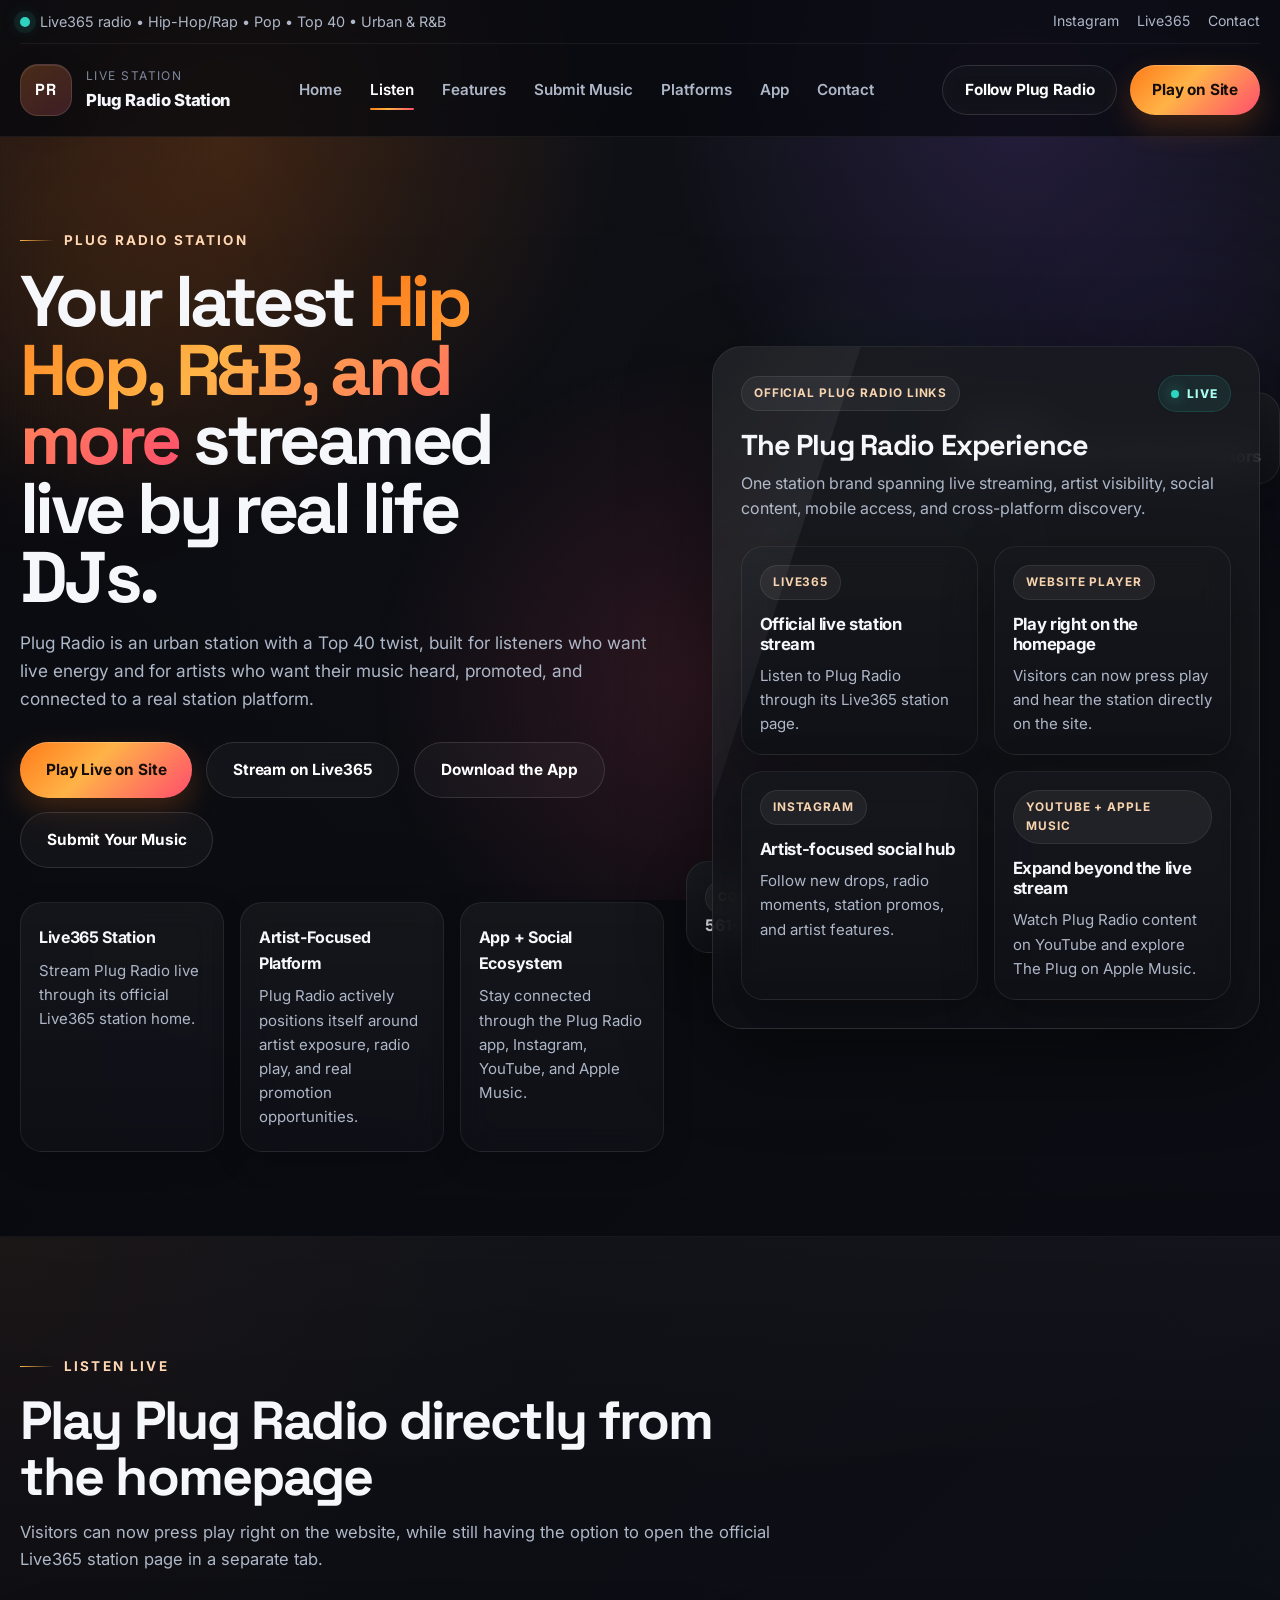
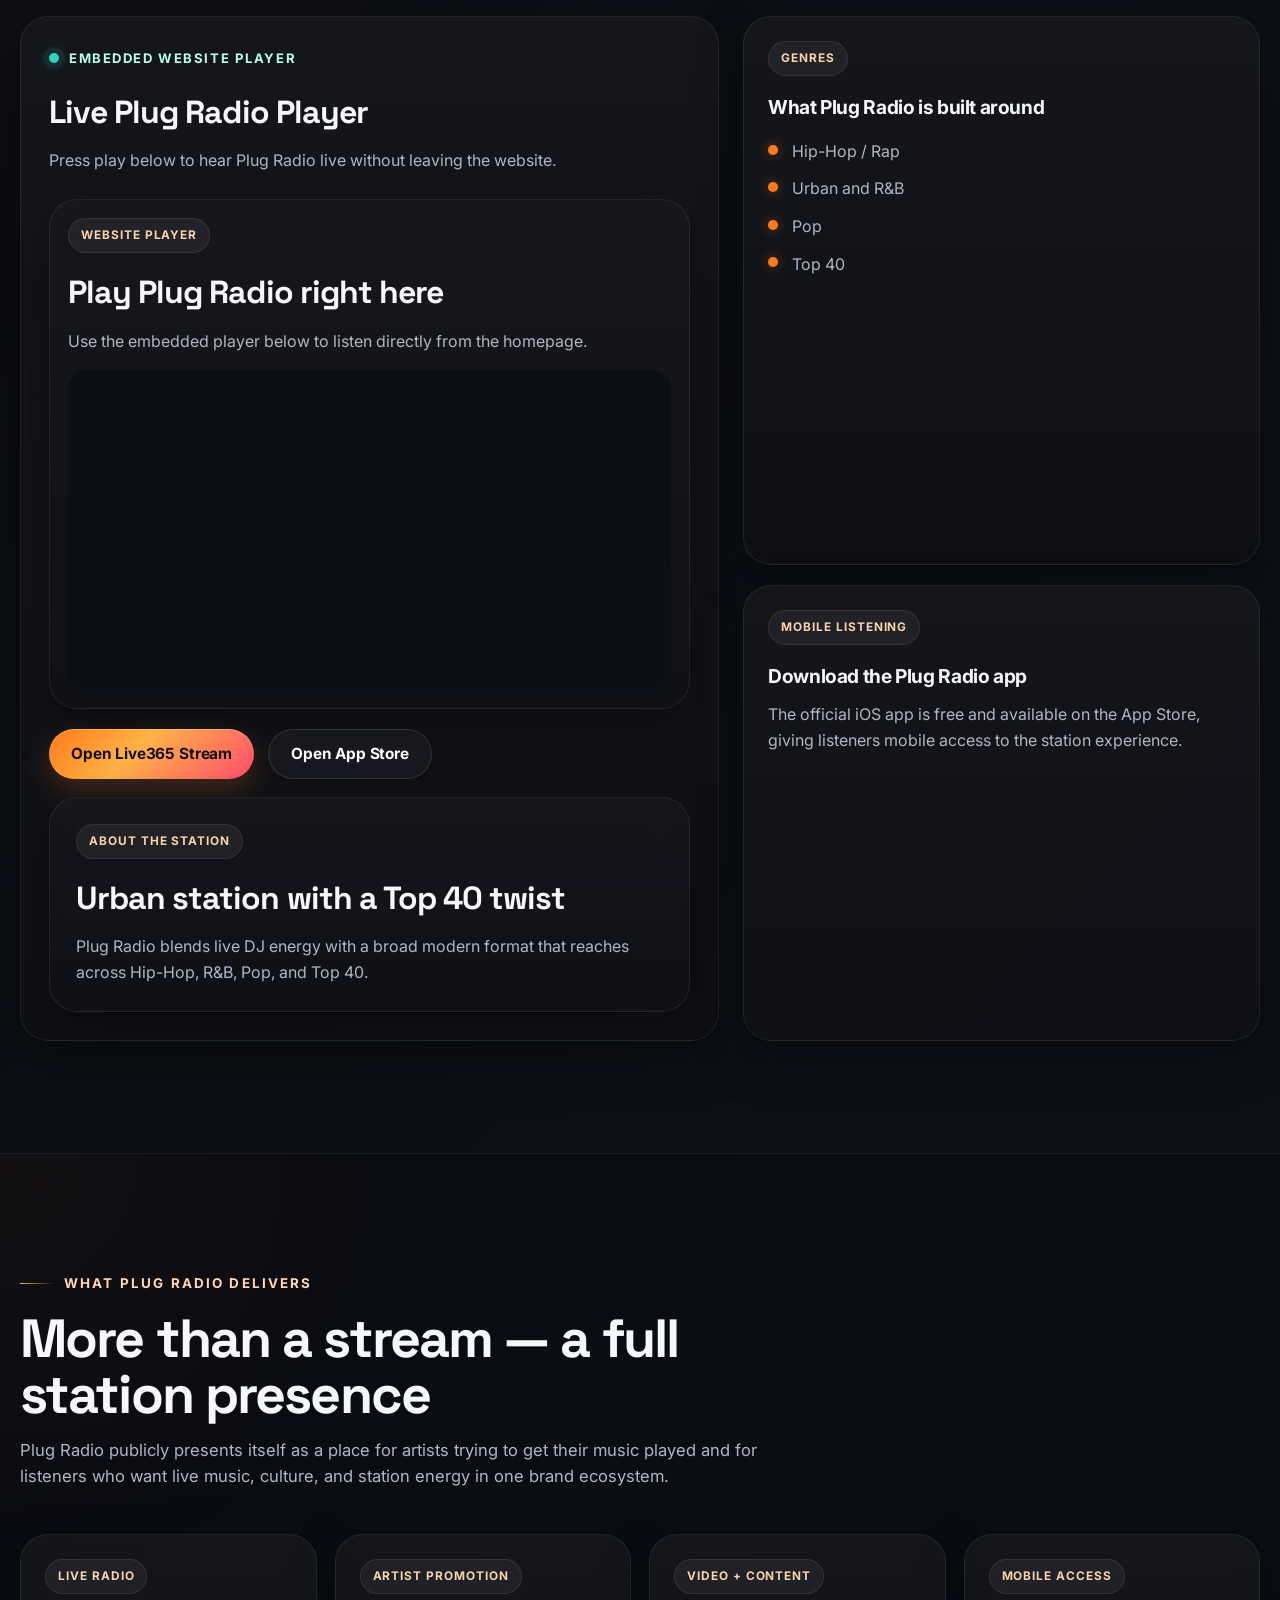
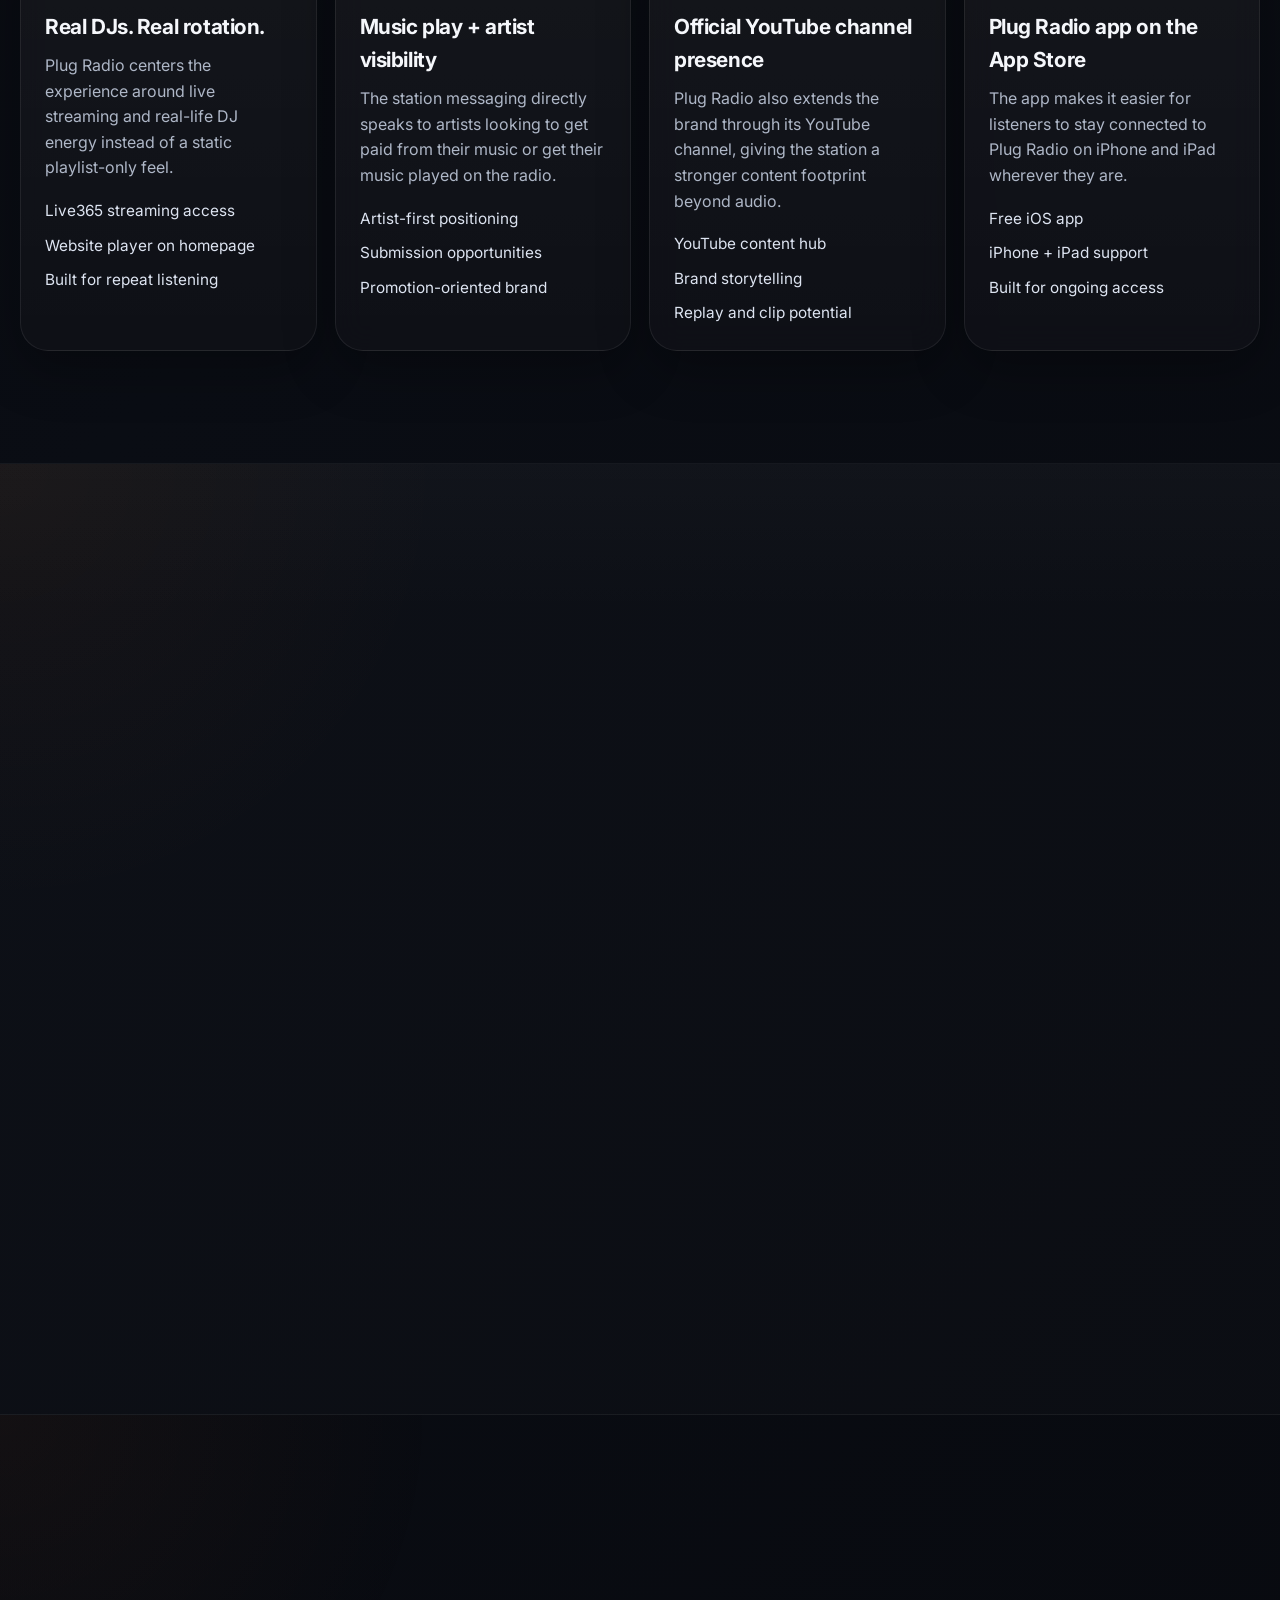
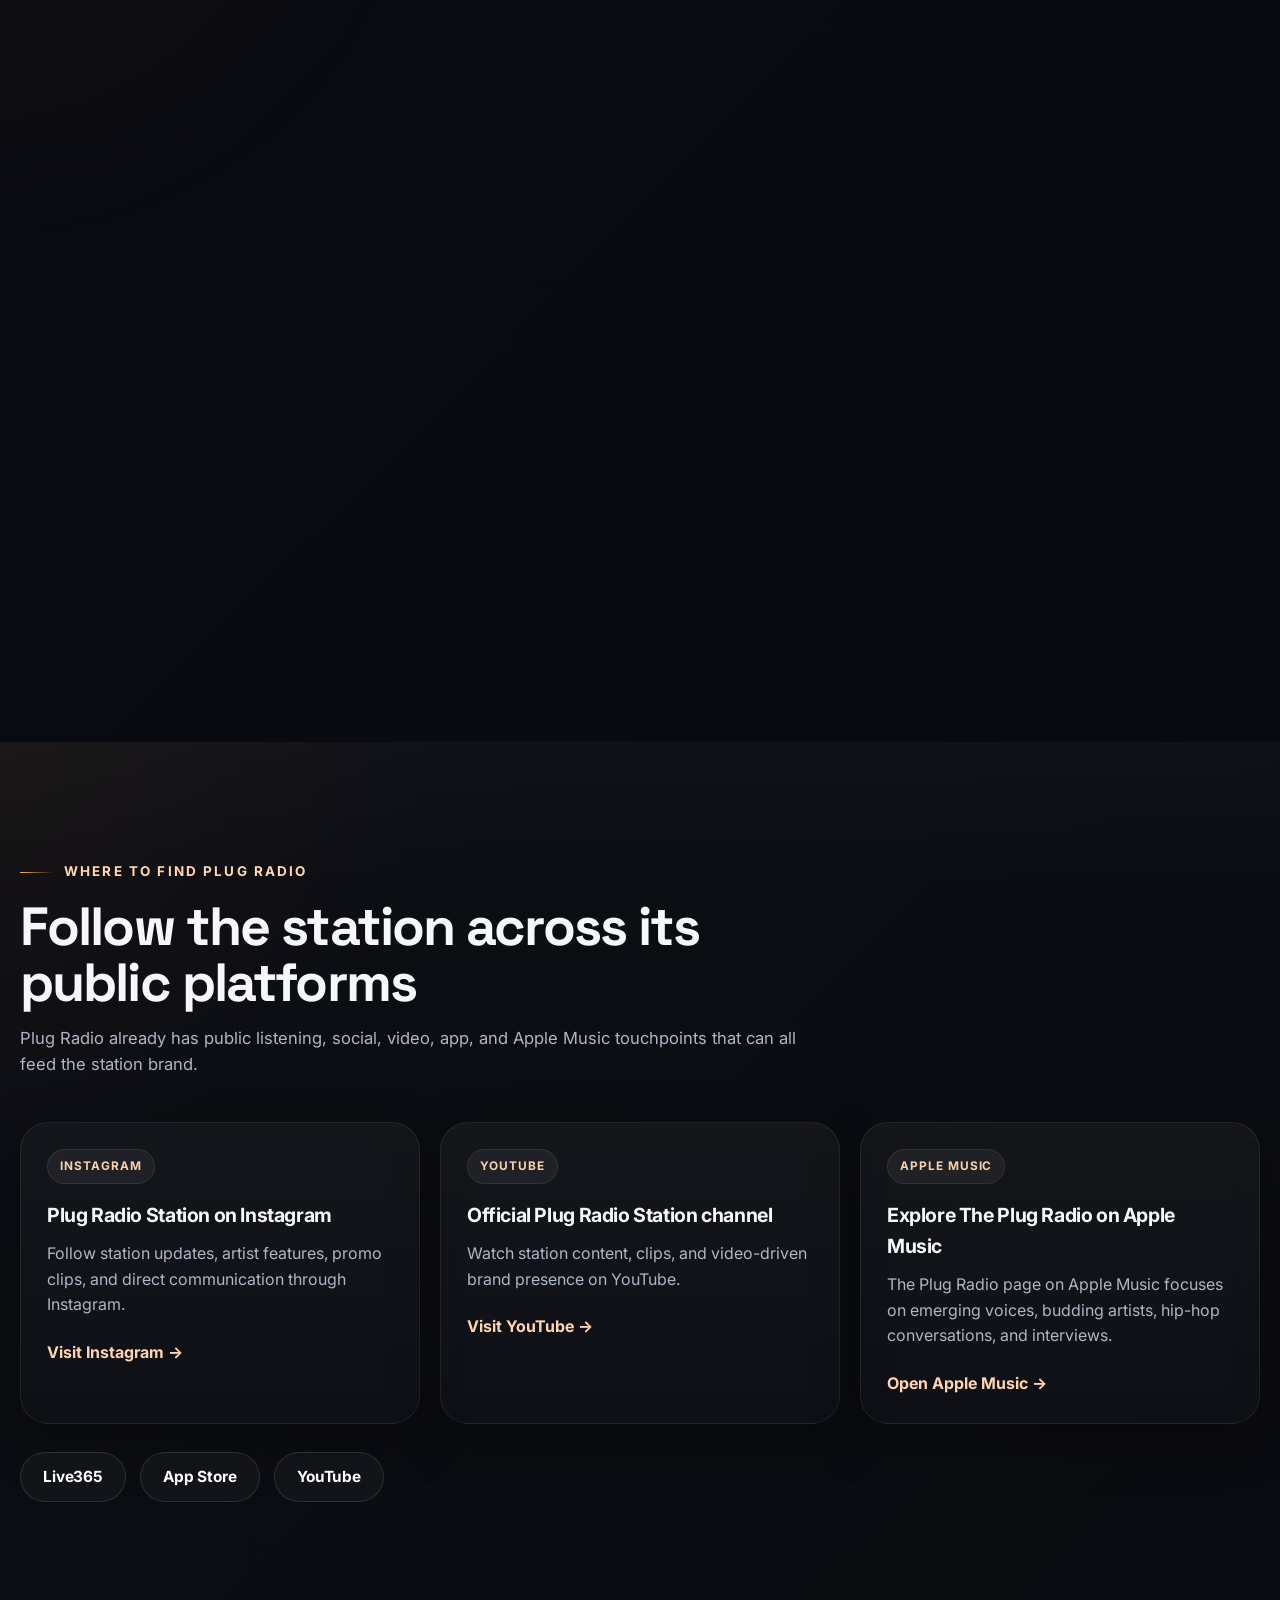
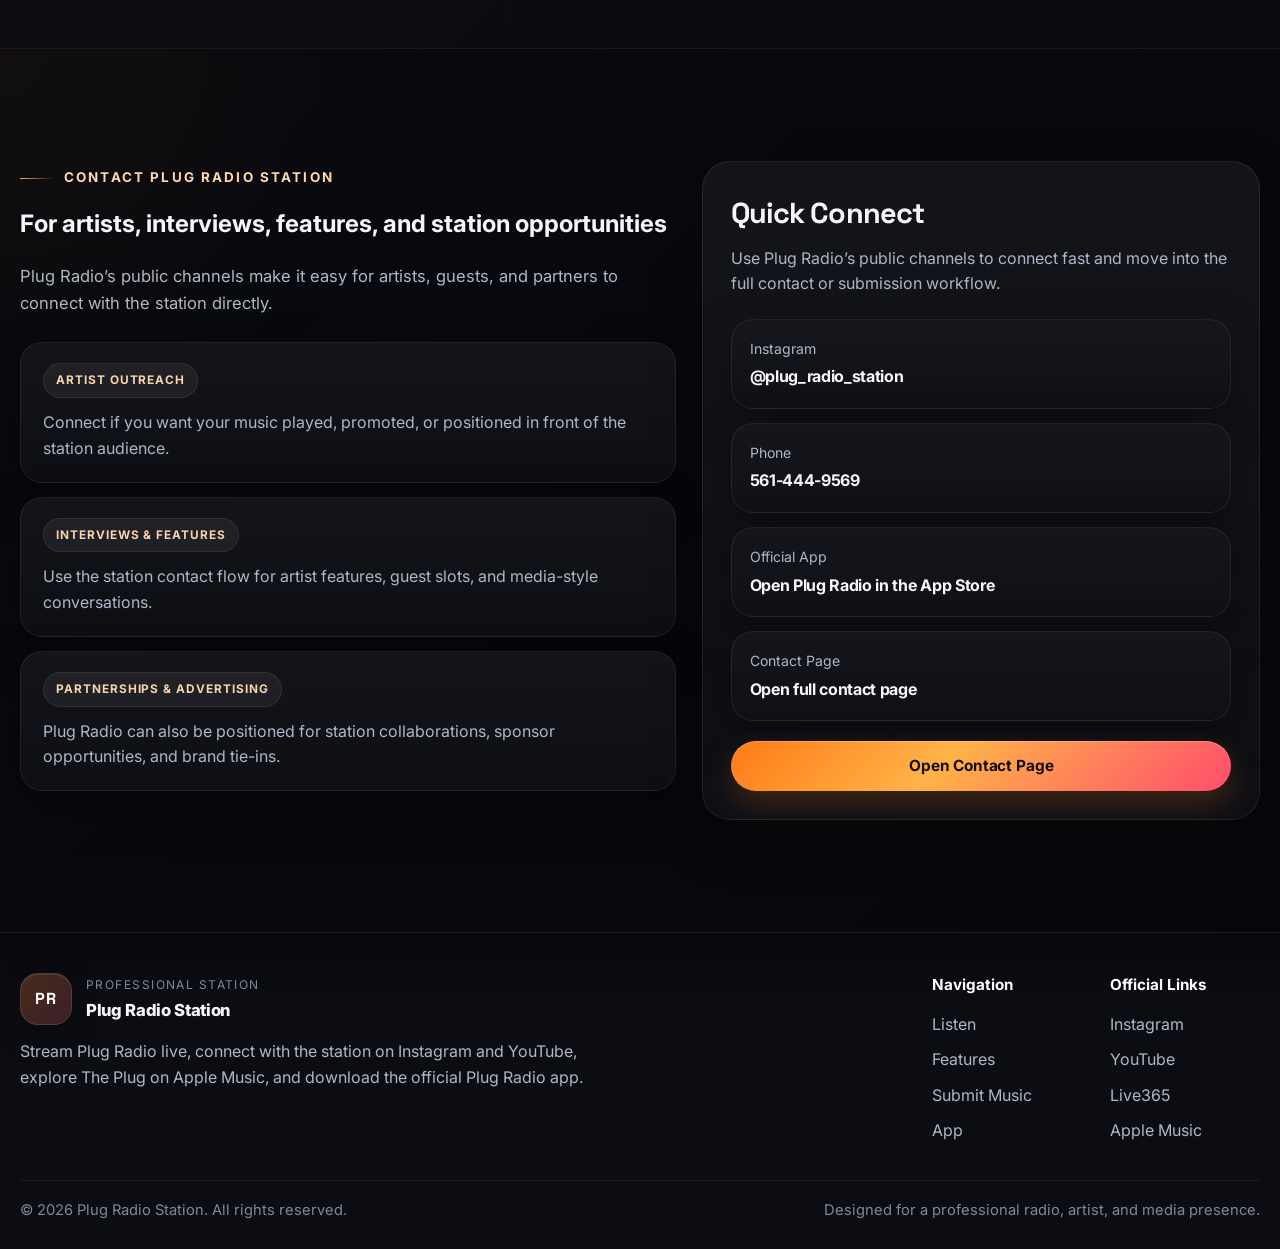
<file: index.html>
<!DOCTYPE html>
<html lang="en">
  <head>
    <meta charset="UTF-8" />
    <meta
      name="viewport"
      content="width=device-width, initial-scale=1.0, viewport-fit=cover"
    />

    <title>
      Plug Radio Station | Live365 Radio, Artist Promotion, App, YouTube &amp;
      Apple Music
    </title>

    <meta
      name="description"
      content="Plug Radio Station is an urban station with a Top 40 twist streaming on Live365, promoting the latest Hip Hop, R&B and more by real life DJs. Explore Plug Radio on Instagram, YouTube, Apple Music, and the App Store."
    />
    <meta
      name="keywords"
      content="Plug Radio Station, Plug Radio, Live365 radio, Hip Hop radio, R&B radio, Top 40 radio, urban radio, artist promotion, Plug Radio app, Apple Music, YouTube, Instagram"
    />
    <meta name="theme-color" content="#09090d" />
    <meta name="robots" content="index, follow" />
    <meta name="author" content="Plug Radio Station" />

    <!-- Replace with your real domain when live -->
    <link rel="canonical" href="https://yourdomain.com/" />

    <!-- Open Graph -->
    <meta
      property="og:title"
      content="Plug Radio Station | Live365 Radio, Artist Promotion, App, YouTube & Apple Music"
    />
    <meta
      property="og:description"
      content="Stream Plug Radio live, discover artist features, connect through Instagram, watch on YouTube, explore The Plug on Apple Music, and download the Plug Radio app."
    />
    <meta property="og:type" content="website" />
    <meta property="og:site_name" content="Plug Radio Station" />
    <meta property="og:url" content="https://yourdomain.com/" />
    <meta property="og:image" content="./assets/images/og-plug-radio.jpg" />

    <!-- Twitter -->
    <meta name="twitter:card" content="summary_large_image" />
    <meta
      name="twitter:title"
      content="Plug Radio Station | Live365 Radio, Artist Promotion, App, YouTube & Apple Music"
    />
    <meta
      name="twitter:description"
      content="Tap into Plug Radio Station live on Live365, connect through Instagram, explore Apple Music, watch YouTube content, and download the Plug Radio app."
    />
    <meta name="twitter:image" content="./assets/images/og-plug-radio.jpg" />

    <!-- Fonts -->
    <link rel="preconnect" href="https://fonts.googleapis.com" />
    <link rel="preconnect" href="https://fonts.gstatic.com" crossorigin />
    <link
      href="https://fonts.googleapis.com/css2?family=Inter:wght@400;500;600;700;800;900&family=Space+Grotesk:wght@500;700&display=swap"
      rel="stylesheet"
    />

    <!-- Main stylesheet -->
    <link rel="stylesheet" href="./style.css" />

    <noscript>
      <style>
        .reveal {
          opacity: 1 !important;
          transform: none !important;
        }
      </style>
    </noscript>
  </head>

  <body>
    <a class="skip-link" href="#main-content">Skip to content</a>

    <div class="site-bg" aria-hidden="true"></div>
    <div class="site-noise" aria-hidden="true"></div>

    <!-- =========================
         HEADER
    ========================== -->
    <header class="site-header" id="home">
      <div class="container">
        <div class="topbar">
          <p class="topbar-text">
            <span class="status-dot"></span>
            Live365 radio • Hip-Hop/Rap • Pop • Top 40 • Urban &amp; R&amp;B
          </p>

          <div class="topbar-links">
            <a
              href="https://www.instagram.com/plug_radio_station/"
              target="_blank"
              rel="noopener noreferrer"
              aria-label="Visit Plug Radio Station on Instagram"
            >
              Instagram
            </a>
            <a
              href="https://live365.com/station/Plug-Radio-a37141"
              target="_blank"
              rel="noopener noreferrer"
            >
              Live365
            </a>
            <a href="./pages/contact.html">Contact</a>
          </div>
        </div>

        <div class="nav-wrap">
          <a class="brand" href="./index.html" aria-label="Plug Radio Station home">
            <div class="brand-mark" aria-hidden="true">PR</div>
            <div class="brand-copy">
              <span class="brand-eyebrow">Live Station</span>
              <span class="brand-name">Plug Radio Station</span>
            </div>
          </a>

          <button
            class="nav-toggle"
            type="button"
            aria-expanded="false"
            aria-controls="site-nav"
            aria-label="Toggle navigation"
          >
            <span></span>
            <span></span>
            <span></span>
          </button>

          <nav class="site-nav" id="site-nav" aria-label="Primary navigation">
            <a href="./index.html">Home</a>
            <a href="#listen">Listen</a>
            <a href="#features">Features</a>
            <a href="./pages/submit.html">Submit Music</a>
            <a href="#platforms">Platforms</a>
            <a href="./pages/app.html">App</a>
            <a href="./pages/contact.html">Contact</a>
          </nav>

          <div class="nav-actions">
            <a
              class="btn btn-outline"
              href="https://www.instagram.com/plug_radio_station/"
              target="_blank"
              rel="noopener noreferrer"
            >
              Follow Plug Radio
            </a>
            <a class="btn btn-primary" href="#listen-player">
              Play on Site
            </a>
          </div>
        </div>
      </div>
    </header>

    <main id="main-content">
      <!-- =========================
           HERO
      ========================== -->
      <section class="hero section" aria-labelledby="hero-title">
        <div class="container hero-grid">
          <div class="hero-copy reveal">
            <p class="eyebrow">Plug Radio Station</p>

            <h1 id="hero-title">
              Your latest
              <span class="text-gradient">Hip Hop, R&amp;B, and more</span>
              streamed live by real life DJs.
            </h1>

            <p class="hero-text">
              Plug Radio is an urban station with a Top 40 twist, built for
              listeners who want live energy and for artists who want their
              music heard, promoted, and connected to a real station platform.
            </p>

            <div class="hero-actions">
              <a class="btn btn-primary btn-lg" href="#listen-player">
                Play Live on Site
              </a>
              <a
                class="btn btn-outline btn-lg"
                href="https://live365.com/station/Plug-Radio-a37141"
                target="_blank"
                rel="noopener noreferrer"
              >
                Stream on Live365
              </a>
              <a
                class="btn btn-outline btn-lg"
                href="https://apps.apple.com/us/app/plug-radio/id6449266776"
                target="_blank"
                rel="noopener noreferrer"
              >
                Download the App
              </a>
              <a class="btn btn-outline btn-lg" href="./pages/submit.html">
                Submit Your Music
              </a>
            </div>

            <div class="hero-proof">
              <div class="proof-card">
                <strong>Live365 Station</strong>
                <span>
                  Stream Plug Radio live through its official Live365 station
                  home.
                </span>
              </div>

              <div class="proof-card">
                <strong>Artist-Focused Platform</strong>
                <span>
                  Plug Radio actively positions itself around artist exposure,
                  radio play, and real promotion opportunities.
                </span>
              </div>

              <div class="proof-card">
                <strong>App + Social Ecosystem</strong>
                <span>
                  Stay connected through the Plug Radio app, Instagram,
                  YouTube, and Apple Music.
                </span>
              </div>
            </div>
          </div>

          <div class="hero-visual reveal">
            <div class="hero-panel hero-main-panel">
              <div class="panel-head">
                <span class="panel-kicker">Official Plug Radio Links</span>
                <span class="live-pill">LIVE</span>
              </div>

              <h2>The Plug Radio Experience</h2>
              <p>
                One station brand spanning live streaming, artist visibility,
                social content, mobile access, and cross-platform discovery.
              </p>

              <div class="hero-panel-grid">
                <article class="mini-card">
                  <span class="mini-label">Live365</span>
                  <h3>Official live station stream</h3>
                  <p>
                    Listen to Plug Radio through its Live365 station page.
                  </p>
                </article>

                <article class="mini-card">
                  <span class="mini-label">Website Player</span>
                  <h3>Play right on the homepage</h3>
                  <p>
                    Visitors can now press play and hear the station directly on the site.
                  </p>
                </article>

                <article class="mini-card">
                  <span class="mini-label">Instagram</span>
                  <h3>Artist-focused social hub</h3>
                  <p>
                    Follow new drops, radio moments, station promos, and artist features.
                  </p>
                </article>

                <article class="mini-card">
                  <span class="mini-label">YouTube + Apple Music</span>
                  <h3>Expand beyond the live stream</h3>
                  <p>
                    Watch Plug Radio content on YouTube and explore The Plug on Apple Music.
                  </p>
                </article>
              </div>
            </div>

            <div class="floating-card floating-card-a">
              <span class="floating-label">Contact Plug Radio</span>
              <strong>561-444-9569</strong>
            </div>

            <div class="floating-card floating-card-b">
              <span class="floating-label">Built For</span>
              <strong>Listeners • Artists • Guests • Sponsors</strong>
            </div>
          </div>
        </div>
      </section>

      <!-- =========================
           LISTEN LIVE
      ========================== -->
      <section
        class="section section-dark"
        id="listen"
        aria-labelledby="listen-title"
      >
        <div class="container">
          <div class="section-heading reveal">
            <p class="eyebrow">Listen Live</p>
            <h2 id="listen-title">Play Plug Radio directly from the homepage</h2>
            <p class="section-text">
              Visitors can now press play right on the website, while still
              having the option to open the official Live365 station page in a
              separate tab.
            </p>
          </div>

          <div class="listen-grid">
            <div class="listen-card reveal">
              <div class="card-topline">
                <span class="signal-dot"></span>
                <span>Embedded website player</span>
              </div>

              <h3>Live Plug Radio Player</h3>
              <p class="card-copy">
                Press play below to hear Plug Radio live without leaving the website.
              </p>

              <div
                class="page-card"
                id="listen-player"
                style="padding: 18px; margin: 26px 0 20px;"
              >
                <span class="info-kicker">Website Player</span>
                <h3 style="margin: 14px 0 10px;">Play Plug Radio right here</h3>
                <p style="margin-bottom: 16px;">
                  Use the embedded player below to listen directly from the homepage.
                </p>

                <!--
                  Live365 supports embeddable player widgets for station websites.
                  If your station dashboard gives you a different player snippet,
                  replace this iframe with the exact code from:
                  Live365 Dashboard → Listen → Embeds → Player
                -->
                <iframe
                  title="Plug Radio Live365 Player"
                  src="https://live365.com/embed/player.html?station=a37141&s=xl&m=dark"
                  width="100%"
                  height="320"
                  frameborder="0"
                  allow="autoplay"
                  loading="lazy"
                  style="border: 0; border-radius: 18px; overflow: hidden; background: #0b0f18;"
                ></iframe>
              </div>

              <div class="hero-actions" style="margin: 12px 0 18px;">
                <a
                  class="btn btn-primary"
                  href="https://live365.com/station/Plug-Radio-a37141"
                  target="_blank"
                  rel="noopener noreferrer"
                >
                  Open Live365 Stream
                </a>
                <a
                  class="btn btn-outline"
                  href="https://apps.apple.com/us/app/plug-radio/id6449266776"
                  target="_blank"
                  rel="noopener noreferrer"
                >
                  Open App Store
                </a>
              </div>

              <article class="page-card">
                <span class="info-kicker">About the Station</span>
                <h3>Urban station with a Top 40 twist</h3>
                <p>
                  Plug Radio blends live DJ energy with a broad modern format
                  that reaches across Hip-Hop, R&amp;B, Pop, and Top 40.
                </p>
              </article>
            </div>

            <div class="listen-side reveal">
              <article class="info-card">
                <span class="info-kicker">Genres</span>
                <h3>What Plug Radio is built around</h3>
                <ul class="feature-list">
                  <li>Hip-Hop / Rap</li>
                  <li>Urban and R&amp;B</li>
                  <li>Pop</li>
                  <li>Top 40</li>
                </ul>
              </article>

              <article class="info-card">
                <span class="info-kicker">Mobile Listening</span>
                <h3>Download the Plug Radio app</h3>
                <p>
                  The official iOS app is free and available on the App Store,
                  giving listeners mobile access to the station experience.
                </p>
              </article>
            </div>
          </div>
        </div>
      </section>

      <!-- =========================
           FEATURES
      ========================== -->
      <section class="section" id="features" aria-labelledby="features-title">
        <div class="container">
          <div class="section-heading reveal">
            <p class="eyebrow">What Plug Radio Delivers</p>
            <h2 id="features-title">More than a stream — a full station presence</h2>
            <p class="section-text">
              Plug Radio publicly presents itself as a place for artists trying
              to get their music played and for listeners who want live music,
              culture, and station energy in one brand ecosystem.
            </p>
          </div>

          <div class="shows-grid">
            <article class="show-card reveal">
              <span class="show-badge">Live Radio</span>
              <h3>Real DJs. Real rotation.</h3>
              <p>
                Plug Radio centers the experience around live streaming and
                real-life DJ energy instead of a static playlist-only feel.
              </p>
              <ul>
                <li>Live365 streaming access</li>
                <li>Website player on homepage</li>
                <li>Built for repeat listening</li>
              </ul>
            </article>

            <article class="show-card reveal">
              <span class="show-badge">Artist Promotion</span>
              <h3>Music play + artist visibility</h3>
              <p>
                The station messaging directly speaks to artists looking to get
                paid from their music or get their music played on the radio.
              </p>
              <ul>
                <li>Artist-first positioning</li>
                <li>Submission opportunities</li>
                <li>Promotion-oriented brand</li>
              </ul>
            </article>

            <article class="show-card reveal">
              <span class="show-badge">Video + Content</span>
              <h3>Official YouTube channel presence</h3>
              <p>
                Plug Radio also extends the brand through its YouTube channel,
                giving the station a stronger content footprint beyond audio.
              </p>
              <ul>
                <li>YouTube content hub</li>
                <li>Brand storytelling</li>
                <li>Replay and clip potential</li>
              </ul>
            </article>

            <article class="show-card reveal">
              <span class="show-badge">Mobile Access</span>
              <h3>Plug Radio app on the App Store</h3>
              <p>
                The app makes it easier for listeners to stay connected to Plug
                Radio on iPhone and iPad wherever they are.
              </p>
              <ul>
                <li>Free iOS app</li>
                <li>iPhone + iPad support</li>
                <li>Built for ongoing access</li>
              </ul>
            </article>
          </div>
        </div>
      </section>

      <!-- =========================
           FOR ARTISTS
      ========================== -->
      <section
        class="section section-dark"
        id="submit"
        aria-labelledby="submit-title"
      >
        <div class="container submit-grid">
          <div class="submit-copy reveal">
            <p class="eyebrow">For Artists</p>
            <h2 id="submit-title">
              Looking to get your music played or promoted?
            </h2>
            <p class="section-text">
              Plug Radio’s public messaging directly invites artists who want
              radio play or are looking to get paid from their music to reach
              out and connect with the station.
            </p>

            <div class="submit-steps">
              <article class="step-card">
                <span class="step-number">01</span>
                <div>
                  <h3>Prepare your best record</h3>
                  <p>
                    Make sure your song, links, and artist information are
                    ready before contacting the station.
                  </p>
                </div>
              </article>

              <article class="step-card">
                <span class="step-number">02</span>
                <div>
                  <h3>Reach Plug Radio directly</h3>
                  <p>
                    Use Instagram, the station contact page, or the public phone
                    number to start the conversation.
                  </p>
                </div>
              </article>

              <article class="step-card">
                <span class="step-number">03</span>
                <div>
                  <h3>Use the full submission page</h3>
                  <p>
                    Route artists into a cleaner station workflow with the
                    dedicated submission page.
                  </p>
                </div>
              </article>
            </div>

            <div class="hero-actions" style="margin-top: 28px;">
              <a class="btn btn-primary" href="./pages/submit.html">
                Open Full Submission Page
              </a>
              <a class="btn btn-outline" href="tel:+15614449569">
                Call 561-444-9569
              </a>
            </div>
          </div>

          <div class="submit-form-card reveal">
            <div class="form-card-head">
              <span class="info-kicker">Fastest Ways to Reach Plug Radio</span>
              <h3>Artist connection options</h3>
              <p>
                Use the station’s public channels to connect quickly, then move
                into the full submission or booking flow.
              </p>
            </div>

            <div class="page-stack">
              <a
                class="quick-link"
                href="https://www.instagram.com/plug_radio_station/"
                target="_blank"
                rel="noopener noreferrer"
              >
                <span>Instagram</span>
                <strong>@plug_radio_station</strong>
              </a>

              <a class="quick-link" href="tel:+15614449569">
                <span>Phone</span>
                <strong>561-444-9569</strong>
              </a>

              <a class="quick-link" href="./pages/submit.html">
                <span>Submission Page</span>
                <strong>Open the full artist submission page</strong>
              </a>

              <a class="quick-link" href="./pages/contact.html">
                <span>Station Contact</span>
                <strong>Open the full contact page</strong>
              </a>
            </div>
          </div>
        </div>
      </section>

      <!-- =========================
           APP SECTION
      ========================== -->
      <section class="section" id="app" aria-labelledby="app-title">
        <div class="container app-grid">
          <div class="app-visual reveal">
            <div class="app-device">
              <div class="app-screen">
                <span class="app-chip">Plug Radio App</span>
                <h3>Free mobile access to Plug Radio</h3>
                <p>
                  The Plug Radio app is listed as a free Music app designed for
                  iPad and available for iPhone and iPad users.
                </p>

                <div class="app-tags">
                  <span>Free</span>
                  <span>Music</span>
                  <span>iPhone</span>
                  <span>iPad</span>
                </div>
              </div>
            </div>
          </div>

          <div class="app-copy reveal">
            <p class="eyebrow">Official App</p>
            <h2 id="app-title">
              Take Plug Radio with you beyond the browser
            </h2>
            <p class="section-text">
              The App Store listing describes Plug Radio as delivering the latest
              Hip Hop, R&amp;B, and more streamed live by real life DJs, giving
              listeners a dedicated mobile home for the station.
            </p>

            <div class="app-benefits">
              <article class="benefit-card">
                <h3>Free download</h3>
                <p>
                  Plug Radio is available as a free app in the Music category.
                </p>
              </article>

              <article class="benefit-card">
                <h3>iPhone + iPad access</h3>
                <p>
                  Built for iOS users who want the station on the go.
                </p>
              </article>

              <article class="benefit-card">
                <h3>More direct station retention</h3>
                <p>
                  The app helps Plug Radio stay closer to listeners beyond social
                  media alone.
                </p>
              </article>
            </div>

            <div class="store-buttons">
              <a
                class="btn btn-primary"
                href="https://apps.apple.com/us/app/plug-radio/id6449266776"
                target="_blank"
                rel="noopener noreferrer"
              >
                Download on the App Store
              </a>
              <a
                class="btn btn-outline"
                href="./pages/app.html"
                aria-label="Open Plug Radio app page"
              >
                View App Page
              </a>
            </div>
          </div>
        </div>
      </section>

      <!-- =========================
           PLATFORMS
      ========================== -->
      <section
        class="section section-dark"
        id="platforms"
        aria-labelledby="platforms-title"
      >
        <div class="container">
          <div class="section-heading reveal">
            <p class="eyebrow">Where to Find Plug Radio</p>
            <h2 id="platforms-title">
              Follow the station across its public platforms
            </h2>
            <p class="section-text">
              Plug Radio already has public listening, social, video, app, and
              Apple Music touchpoints that can all feed the station brand.
            </p>
          </div>

          <div class="detail-grid">
            <article class="detail-card reveal">
              <span class="social-label">Instagram</span>
              <h3>Plug Radio Station on Instagram</h3>
              <p>
                Follow station updates, artist features, promo clips, and direct
                communication through Instagram.
              </p>
              <a
                class="text-link"
                href="https://www.instagram.com/plug_radio_station/"
                target="_blank"
                rel="noopener noreferrer"
              >
                Visit Instagram →
              </a>
            </article>

            <article class="detail-card reveal">
              <span class="social-label">YouTube</span>
              <h3>Official Plug Radio Station channel</h3>
              <p>
                Watch station content, clips, and video-driven brand presence on
                YouTube.
              </p>
              <a
                class="text-link"
                href="https://www.youtube.com/@PlugRadioStation"
                target="_blank"
                rel="noopener noreferrer"
              >
                Visit YouTube →
              </a>
            </article>

            <article class="detail-card reveal">
              <span class="social-label">Apple Music</span>
              <h3>Explore The Plug Radio on Apple Music</h3>
              <p>
                The Plug Radio page on Apple Music focuses on emerging voices,
                budding artists, hip-hop conversations, and interviews.
              </p>
              <a
                class="text-link"
                href="https://music.apple.com/us/curator/the-plug-radio/1513641015"
                target="_blank"
                rel="noopener noreferrer"
              >
                Open Apple Music →
              </a>
            </article>
          </div>

          <div class="hero-actions reveal" style="margin-top: 28px;">
            <a
              class="btn btn-outline"
              href="https://live365.com/station/Plug-Radio-a37141"
              target="_blank"
              rel="noopener noreferrer"
            >
              Live365
            </a>
            <a
              class="btn btn-outline"
              href="https://apps.apple.com/us/app/plug-radio/id6449266776"
              target="_blank"
              rel="noopener noreferrer"
            >
              App Store
            </a>
            <a
              class="btn btn-outline"
              href="https://www.youtube.com/@PlugRadioStation"
              target="_blank"
              rel="noopener noreferrer"
            >
              YouTube
            </a>
          </div>
        </div>
      </section>

      <!-- =========================
           CONTACT
      ========================== -->
      <section class="section" id="contact" aria-labelledby="contact-title">
        <div class="container contact-grid">
          <div class="contact-copy reveal">
            <p class="eyebrow">Contact Plug Radio Station</p>
            <h2 id="contact-title">
              For artists, interviews, features, and station opportunities
            </h2>
            <p class="section-text">
              Plug Radio’s public channels make it easy for artists, guests, and
              partners to connect with the station directly.
            </p>

            <div class="contact-list">
              <article class="contact-item">
                <span class="contact-title">Artist outreach</span>
                <p>
                  Connect if you want your music played, promoted, or positioned
                  in front of the station audience.
                </p>
              </article>

              <article class="contact-item">
                <span class="contact-title">Interviews &amp; features</span>
                <p>
                  Use the station contact flow for artist features, guest slots,
                  and media-style conversations.
                </p>
              </article>

              <article class="contact-item">
                <span class="contact-title">Partnerships &amp; advertising</span>
                <p>
                  Plug Radio can also be positioned for station collaborations,
                  sponsor opportunities, and brand tie-ins.
                </p>
              </article>
            </div>
          </div>

          <div class="contact-card reveal">
            <h3>Quick Connect</h3>
            <p>
              Use Plug Radio’s public channels to connect fast and move into the
              full contact or submission workflow.
            </p>

            <div class="quick-links">
              <a
                class="quick-link"
                href="https://www.instagram.com/plug_radio_station/"
                target="_blank"
                rel="noopener noreferrer"
              >
                <span>Instagram</span>
                <strong>@plug_radio_station</strong>
              </a>

              <a class="quick-link" href="tel:+15614449569">
                <span>Phone</span>
                <strong>561-444-9569</strong>
              </a>

              <a
                class="quick-link"
                href="https://apps.apple.com/us/app/plug-radio/id6449266776"
                target="_blank"
                rel="noopener noreferrer"
              >
                <span>Official App</span>
                <strong>Open Plug Radio in the App Store</strong>
              </a>

              <a class="quick-link" href="./pages/contact.html">
                <span>Contact Page</span>
                <strong>Open full contact page</strong>
              </a>
            </div>

            <a class="btn btn-primary btn-block" href="./pages/contact.html">
              Open Contact Page
            </a>
          </div>
        </div>
      </section>
    </main>

    <!-- =========================
         FOOTER
    ========================== -->
    <footer class="site-footer">
      <div class="container footer-grid">
        <div class="footer-brand">
          <a class="brand brand-footer" href="./index.html">
            <div class="brand-mark" aria-hidden="true">PR</div>
            <div class="brand-copy">
              <span class="brand-eyebrow">Professional Station</span>
              <span class="brand-name">Plug Radio Station</span>
            </div>
          </a>

          <p>
            Stream Plug Radio live, connect with the station on Instagram and
            YouTube, explore The Plug on Apple Music, and download the official
            Plug Radio app.
          </p>
        </div>

        <div class="footer-links">
          <div>
            <h4>Navigation</h4>
            <a href="#listen">Listen</a>
            <a href="#features">Features</a>
            <a href="./pages/submit.html">Submit Music</a>
            <a href="./pages/app.html">App</a>
          </div>

          <div>
            <h4>Official Links</h4>
            <a
              href="https://www.instagram.com/plug_radio_station/"
              target="_blank"
              rel="noopener noreferrer"
            >
              Instagram
            </a>
            <a
              href="https://www.youtube.com/@PlugRadioStation"
              target="_blank"
              rel="noopener noreferrer"
            >
              YouTube
            </a>
            <a
              href="https://live365.com/station/Plug-Radio-a37141"
              target="_blank"
              rel="noopener noreferrer"
            >
              Live365
            </a>
            <a
              href="https://music.apple.com/us/curator/the-plug-radio/1513641015"
              target="_blank"
              rel="noopener noreferrer"
            >
              Apple Music
            </a>
          </div>
        </div>
      </div>

      <div class="container footer-bottom">
        <p>© <span id="year"></span> Plug Radio Station. All rights reserved.</p>
        <p>Designed for a professional radio, artist, and media presence.</p>
      </div>
    </footer>

    <script src="./script.js" defer></script>
  </body>
</html>
</file>
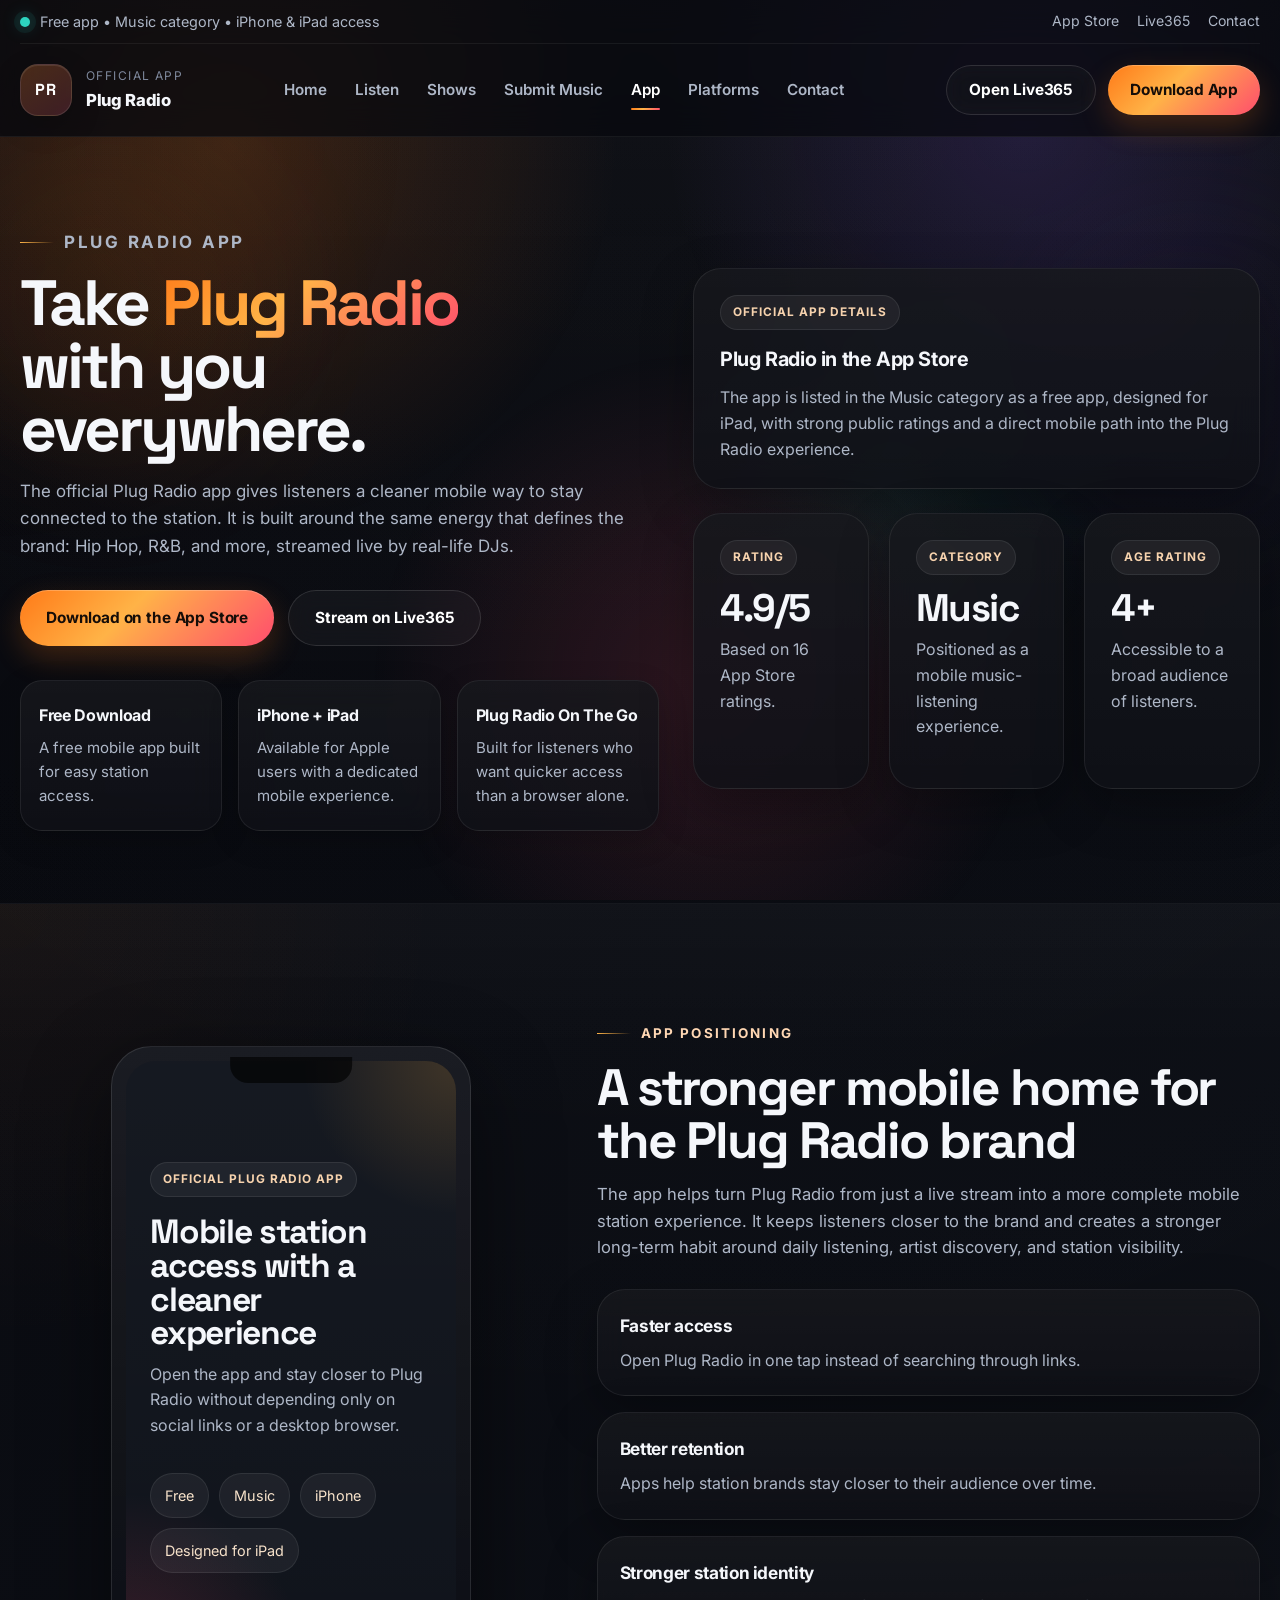
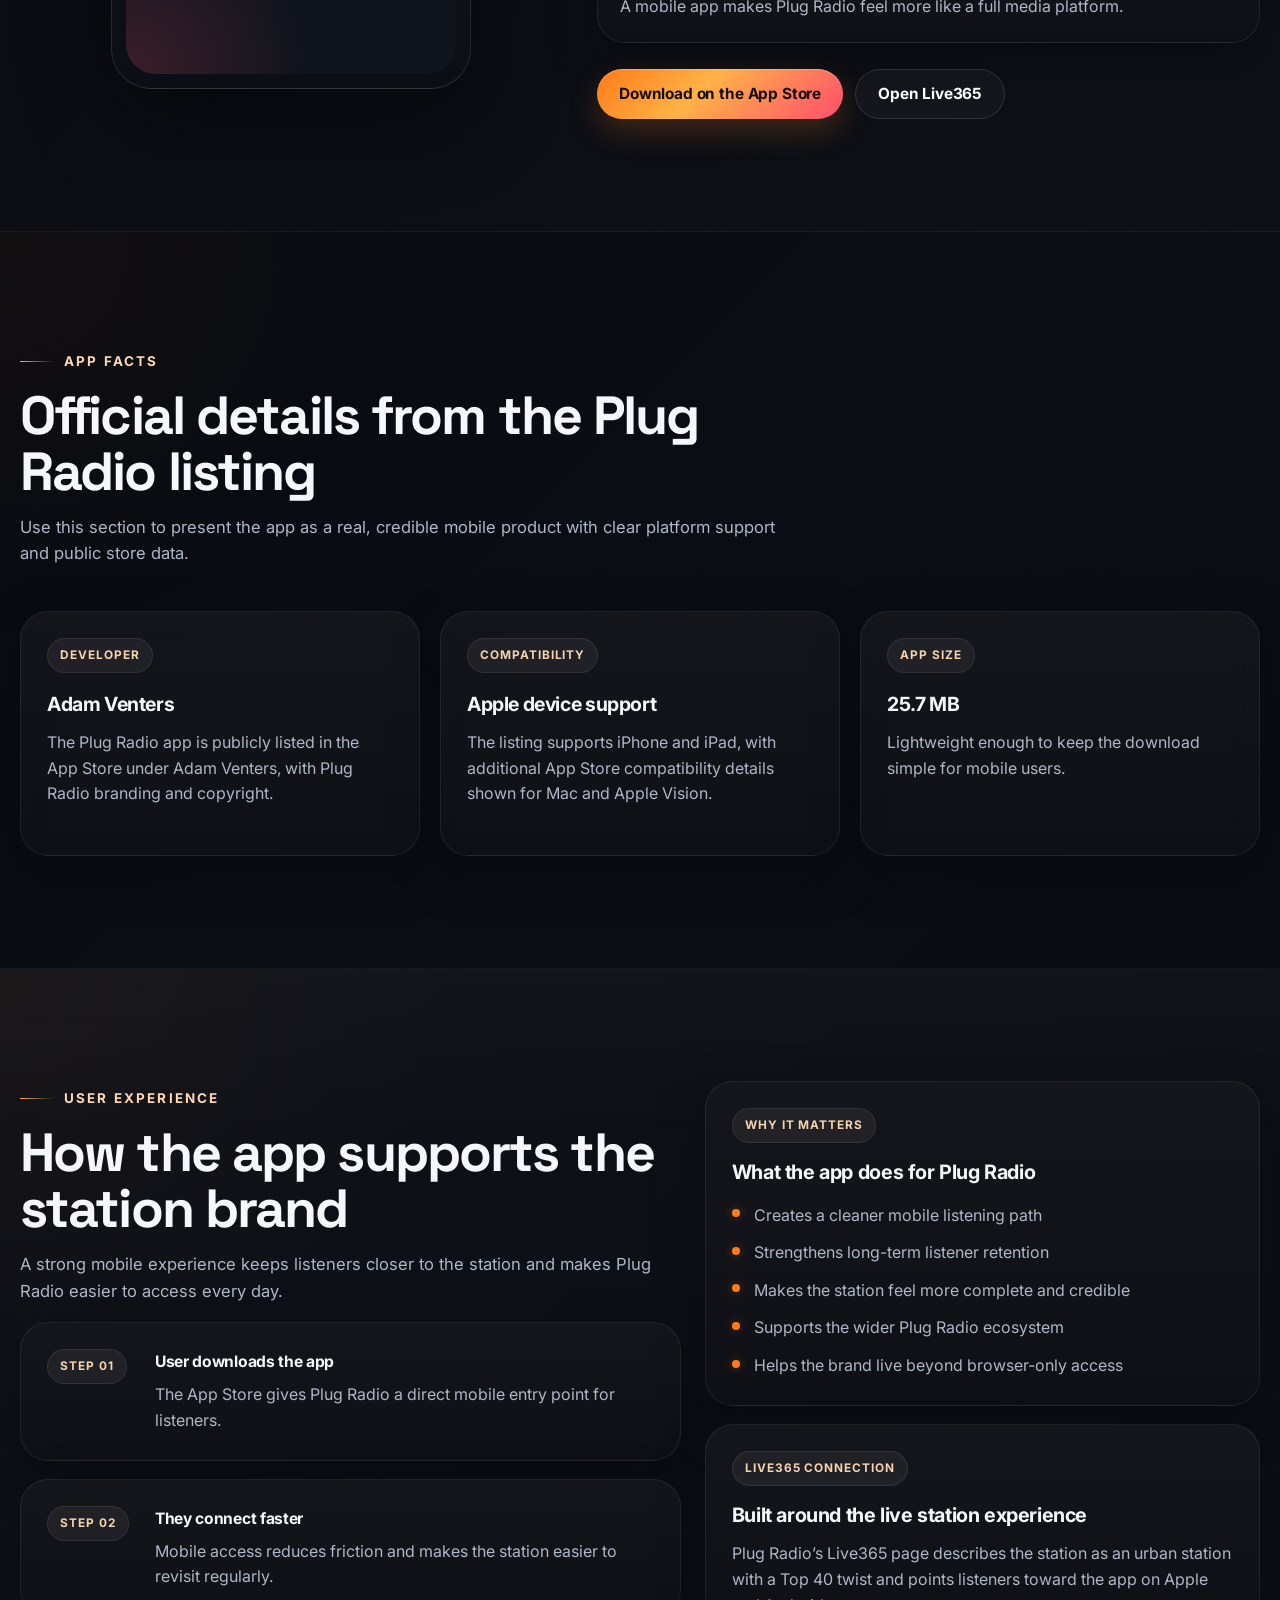
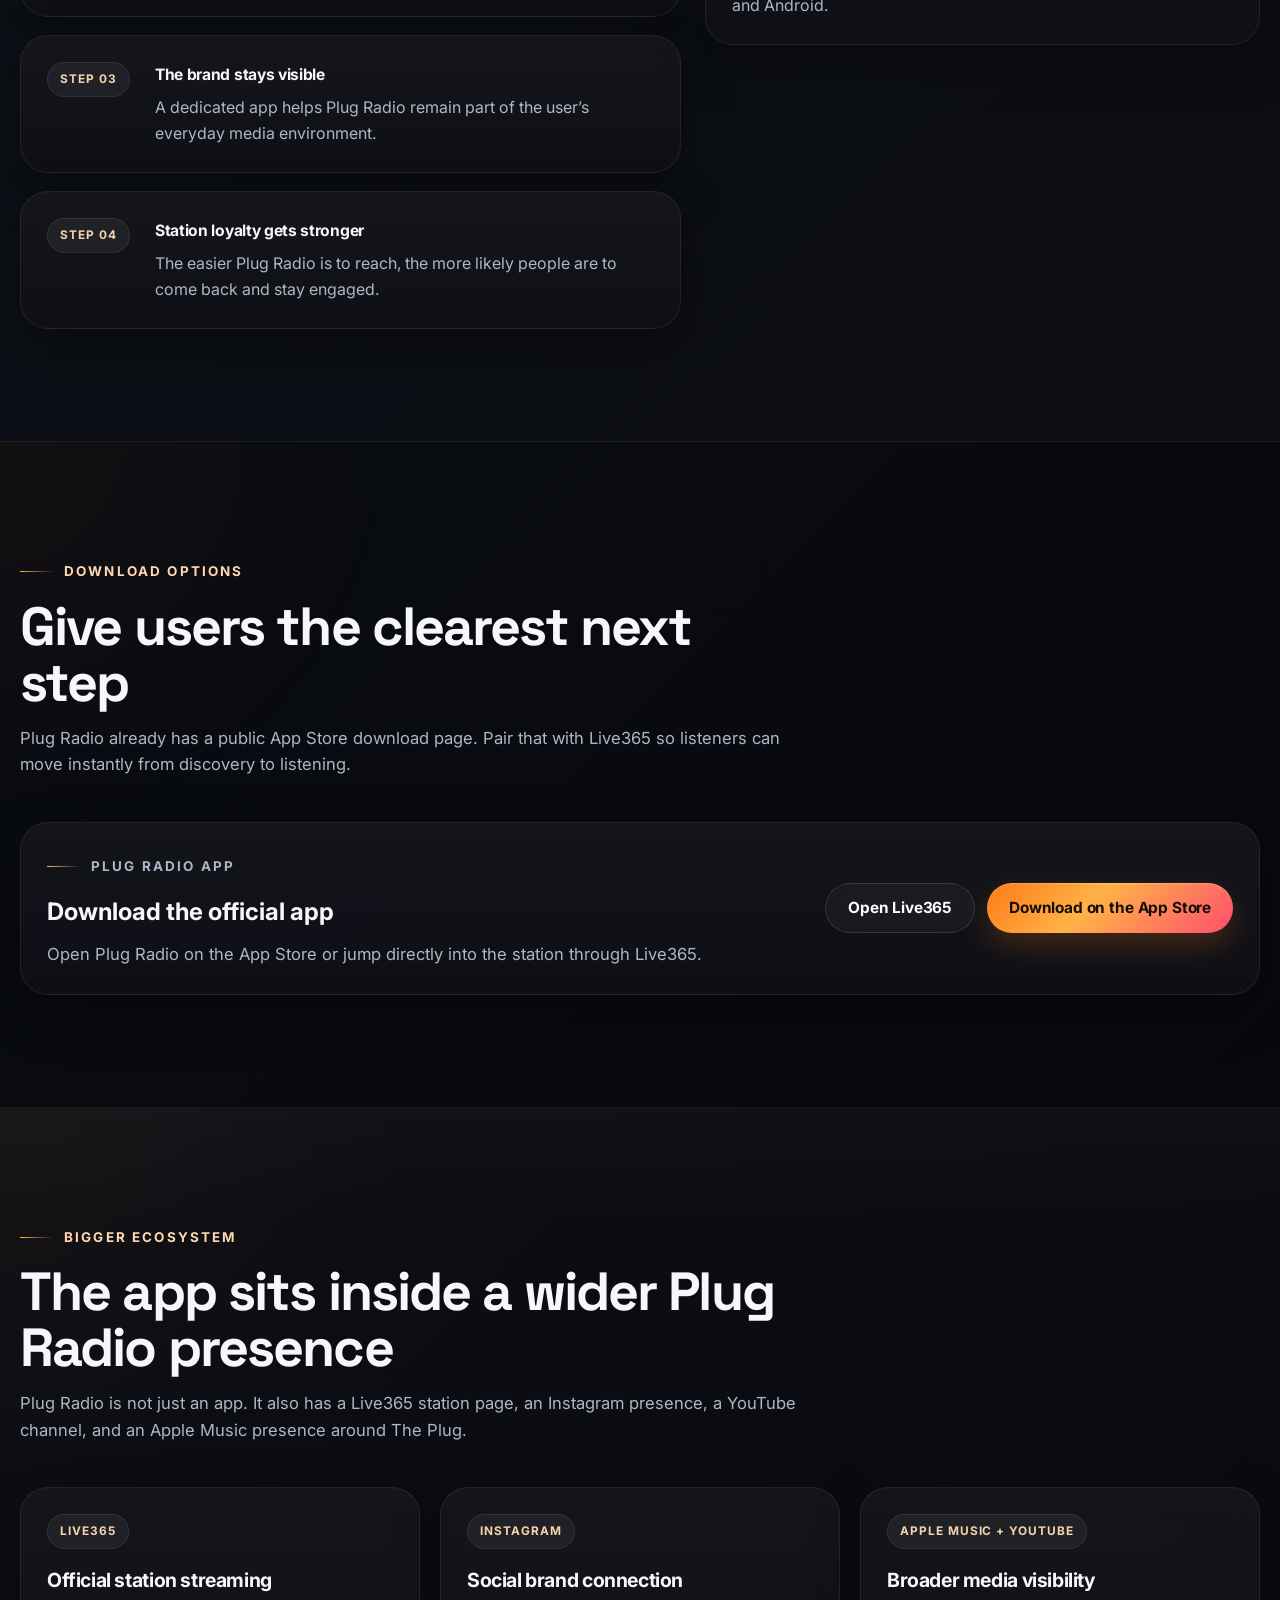
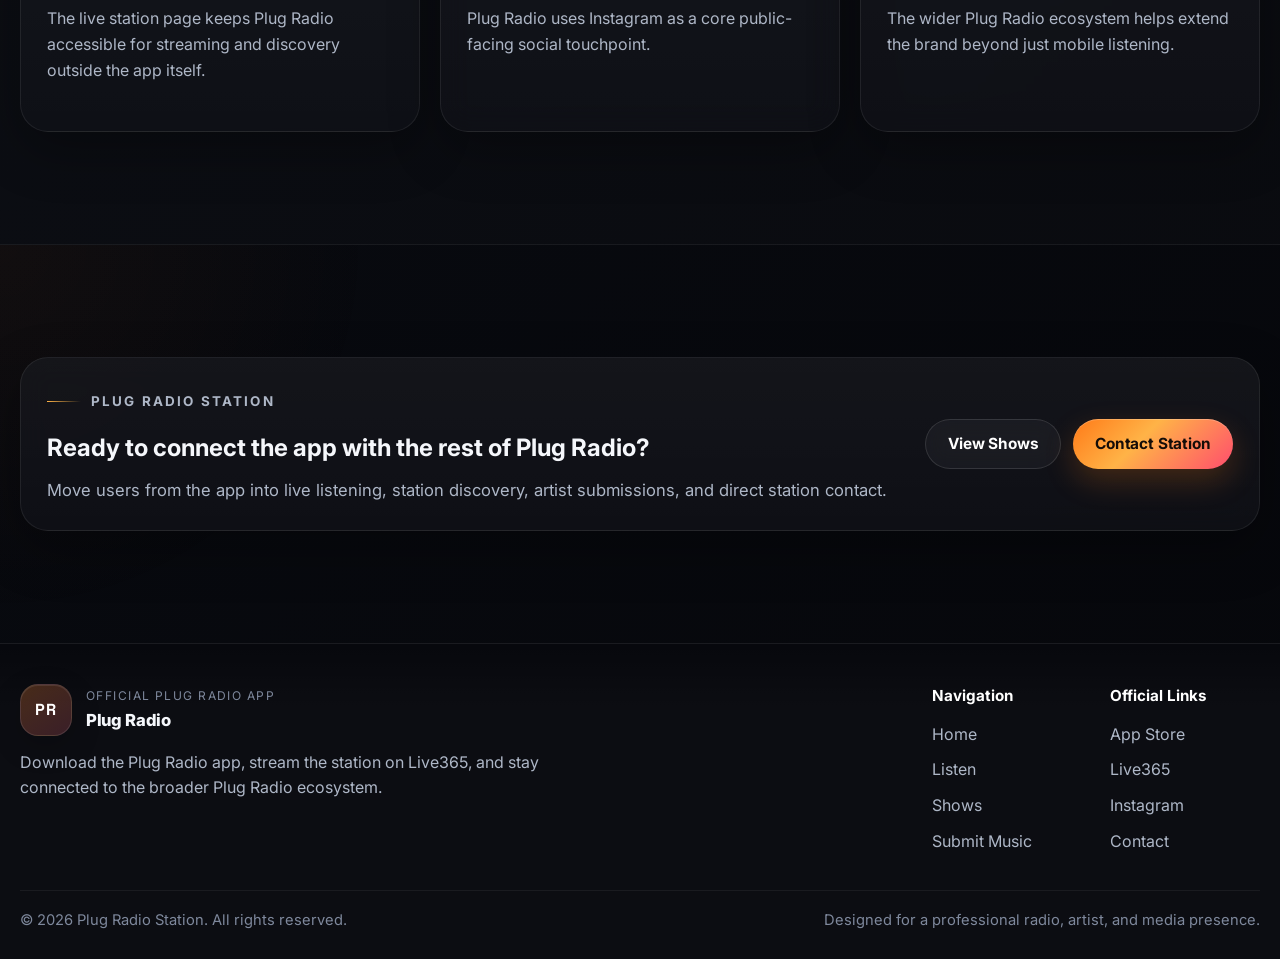
<file: pages/app.html>
<!DOCTYPE html>
<html lang="en">
  <head>
    <meta charset="UTF-8" />
    <meta
      name="viewport"
      content="width=device-width, initial-scale=1.0, viewport-fit=cover"
    />

    <title>
      Plug Radio App | Free iPhone & iPad Radio App for Plug Radio Station
    </title>

    <meta
      name="description"
      content="Download the official Plug Radio app for iPhone and iPad. Stream Plug Radio, discover Hip Hop, R&B and more, and stay connected to the station through mobile access."
    />
    <meta
      name="keywords"
      content="Plug Radio app, Plug Radio Station app, iPhone radio app, iPad radio app, hip hop radio app, R&B radio app, Live365 station app, Plug Radio download"
    />
    <meta name="theme-color" content="#09090d" />
    <meta name="robots" content="index, follow" />
    <meta name="author" content="Plug Radio Station" />

    <!-- Replace with your real domain when live -->
    <link rel="canonical" href="https://yourdomain.com/pages/app.html" />

    <!-- Open Graph -->
    <meta
      property="og:title"
      content="Plug Radio App | Free iPhone & iPad Radio App for Plug Radio Station"
    />
    <meta
      property="og:description"
      content="Download the official Plug Radio app for mobile access to live streaming, station updates, and the Plug Radio experience."
    />
    <meta property="og:type" content="website" />
    <meta property="og:site_name" content="Plug Radio Station" />
    <meta property="og:url" content="https://yourdomain.com/pages/app.html" />
    <meta property="og:image" content="../assets/images/og-plug-radio.jpg" />

    <!-- Twitter -->
    <meta name="twitter:card" content="summary_large_image" />
    <meta
      name="twitter:title"
      content="Plug Radio App | Free iPhone & iPad Radio App for Plug Radio Station"
    />
    <meta
      name="twitter:description"
      content="Take Plug Radio everywhere with the official mobile app."
    />
    <meta name="twitter:image" content="../assets/images/og-plug-radio.jpg" />

    <!-- Fonts -->
    <link rel="preconnect" href="https://fonts.googleapis.com" />
    <link rel="preconnect" href="https://fonts.gstatic.com" crossorigin />
    <link
      href="https://fonts.googleapis.com/css2?family=Inter:wght@400;500;600;700;800;900&family=Space+Grotesk:wght@500;700&display=swap"
      rel="stylesheet"
    />

    <link rel="stylesheet" href="../style.css" />

    <noscript>
      <style>
        .reveal {
          opacity: 1 !important;
          transform: none !important;
        }
      </style>
    </noscript>
  </head>

  <body>
    <a class="skip-link" href="#main-content">Skip to content</a>

    <div class="site-bg" aria-hidden="true"></div>
    <div class="site-noise" aria-hidden="true"></div>

    <!-- =========================
         HEADER
    ========================== -->
    <header class="site-header">
      <div class="container">
        <div class="topbar">
          <p class="topbar-text">
            <span class="status-dot"></span>
            Free app • Music category • iPhone &amp; iPad access
          </p>

          <div class="topbar-links">
            <a
              href="https://apps.apple.com/us/app/plug-radio/id6449266776"
              target="_blank"
              rel="noopener noreferrer"
              aria-label="Download Plug Radio on the App Store"
            >
              App Store
            </a>
            <a
              href="https://live365.com/station/Plug-Radio-a37141"
              target="_blank"
              rel="noopener noreferrer"
            >
              Live365
            </a>
            <a href="./contact.html">Contact</a>
          </div>
        </div>

        <div class="nav-wrap">
          <a class="brand" href="../index.html" aria-label="Plug Radio Station home">
            <div class="brand-mark" aria-hidden="true">PR</div>
            <div class="brand-copy">
              <span class="brand-eyebrow">Official App</span>
              <span class="brand-name">Plug Radio</span>
            </div>
          </a>

          <button
            class="nav-toggle"
            type="button"
            aria-expanded="false"
            aria-controls="site-nav"
            aria-label="Toggle navigation"
          >
            <span></span>
            <span></span>
            <span></span>
          </button>

          <nav class="site-nav" id="site-nav" aria-label="Primary navigation">
            <a href="../index.html">Home</a>
            <a href="../index.html#listen">Listen</a>
            <a href="./shows.html">Shows</a>
            <a href="./submit.html">Submit Music</a>
            <a href="./app.html">App</a>
            <a href="../index.html#platforms">Platforms</a>
            <a href="./contact.html">Contact</a>
          </nav>

          <div class="nav-actions">
            <a
              class="btn btn-outline"
              href="https://live365.com/station/Plug-Radio-a37141"
              target="_blank"
              rel="noopener noreferrer"
            >
              Open Live365
            </a>
            <a
              class="btn btn-primary"
              href="https://apps.apple.com/us/app/plug-radio/id6449266776"
              target="_blank"
              rel="noopener noreferrer"
            >
              Download App
            </a>
          </div>
        </div>
      </div>
    </header>

    <main id="main-content">
      <!-- =========================
           PAGE HERO
      ========================== -->
      <section class="page-hero section" aria-labelledby="app-page-title">
        <div class="container page-hero-grid">
          <div class="page-hero-copy reveal">
            <p class="eyebrow">Plug Radio App</p>

            <h1 id="app-page-title">
              Take
              <span class="text-gradient">Plug Radio</span>
              with you everywhere.
            </h1>

            <p>
              The official Plug Radio app gives listeners a cleaner mobile way
              to stay connected to the station. It is built around the same
              energy that defines the brand: Hip Hop, R&amp;B, and more,
              streamed live by real-life DJs.
            </p>

            <div class="hero-actions">
              <a
                class="btn btn-primary btn-lg"
                href="https://apps.apple.com/us/app/plug-radio/id6449266776"
                target="_blank"
                rel="noopener noreferrer"
              >
                Download on the App Store
              </a>
              <a
                class="btn btn-outline btn-lg"
                href="https://live365.com/station/Plug-Radio-a37141"
                target="_blank"
                rel="noopener noreferrer"
              >
                Stream on Live365
              </a>
            </div>

            <div class="hero-proof">
              <div class="proof-card">
                <strong>Free Download</strong>
                <span>
                  A free mobile app built for easy station access.
                </span>
              </div>

              <div class="proof-card">
                <strong>iPhone + iPad</strong>
                <span>
                  Available for Apple users with a dedicated mobile experience.
                </span>
              </div>

              <div class="proof-card">
                <strong>Plug Radio On The Go</strong>
                <span>
                  Built for listeners who want quicker access than a browser alone.
                </span>
              </div>
            </div>
          </div>

          <div class="page-shell reveal">
            <article class="page-card">
              <span class="panel-kicker">Official App Details</span>
              <h3>Plug Radio in the App Store</h3>
              <p>
                The app is listed in the Music category as a free app, designed
                for iPad, with strong public ratings and a direct mobile path
                into the Plug Radio experience.
              </p>
            </article>

            <div class="stat-grid">
              <article class="stat-card">
                <span class="stat-label">Rating</span>
                <strong>4.9/5</strong>
                <p>Based on 16 App Store ratings.</p>
              </article>

              <article class="stat-card">
                <span class="stat-label">Category</span>
                <strong>Music</strong>
                <p>Positioned as a mobile music-listening experience.</p>
              </article>

              <article class="stat-card">
                <span class="stat-label">Age Rating</span>
                <strong>4+</strong>
                <p>Accessible to a broad audience of listeners.</p>
              </article>
            </div>
          </div>
        </div>
      </section>

      <!-- =========================
           APP SHOWCASE
      ========================== -->
      <section class="section section-dark" aria-labelledby="app-showcase-title">
        <div class="container app-grid">
          <div class="app-visual reveal">
            <div class="app-device">
              <div class="app-screen">
                <span class="app-chip">Official Plug Radio App</span>
                <h3>Mobile station access with a cleaner experience</h3>
                <p>
                  Open the app and stay closer to Plug Radio without depending
                  only on social links or a desktop browser.
                </p>

                <div class="app-tags">
                  <span>Free</span>
                  <span>Music</span>
                  <span>iPhone</span>
                  <span>Designed for iPad</span>
                </div>
              </div>
            </div>
          </div>

          <div class="app-copy reveal">
            <p class="eyebrow">App Positioning</p>
            <h2 id="app-showcase-title">
              A stronger mobile home for the Plug Radio brand
            </h2>
            <p class="section-text">
              The app helps turn Plug Radio from just a live stream into a more
              complete mobile station experience. It keeps listeners closer to
              the brand and creates a stronger long-term habit around daily
              listening, artist discovery, and station visibility.
            </p>

            <div class="app-benefits">
              <article class="benefit-card">
                <h3>Faster access</h3>
                <p>
                  Open Plug Radio in one tap instead of searching through links.
                </p>
              </article>

              <article class="benefit-card">
                <h3>Better retention</h3>
                <p>
                  Apps help station brands stay closer to their audience over time.
                </p>
              </article>

              <article class="benefit-card">
                <h3>Stronger station identity</h3>
                <p>
                  A mobile app makes Plug Radio feel more like a full media platform.
                </p>
              </article>
            </div>

            <div class="store-buttons">
              <a
                class="btn btn-primary"
                href="https://apps.apple.com/us/app/plug-radio/id6449266776"
                target="_blank"
                rel="noopener noreferrer"
              >
                Download on the App Store
              </a>
              <a
                class="btn btn-outline"
                href="https://live365.com/station/Plug-Radio-a37141"
                target="_blank"
                rel="noopener noreferrer"
              >
                Open Live365
              </a>
            </div>
          </div>
        </div>
      </section>

      <!-- =========================
           APP FACTS
      ========================== -->
      <section class="section" aria-labelledby="app-facts-title">
        <div class="container">
          <div class="section-heading reveal">
            <p class="eyebrow">App Facts</p>
            <h2 id="app-facts-title">Official details from the Plug Radio listing</h2>
            <p class="section-text">
              Use this section to present the app as a real, credible mobile
              product with clear platform support and public store data.
            </p>
          </div>

          <div class="detail-grid">
            <article class="detail-card reveal">
              <span class="info-kicker">Developer</span>
              <h3>Adam Venters</h3>
              <p>
                The Plug Radio app is publicly listed in the App Store under
                Adam Venters, with Plug Radio branding and copyright.
              </p>
            </article>

            <article class="detail-card reveal">
              <span class="info-kicker">Compatibility</span>
              <h3>Apple device support</h3>
              <p>
                The listing supports iPhone and iPad, with additional App Store
                compatibility details shown for Mac and Apple Vision.
              </p>
            </article>

            <article class="detail-card reveal">
              <span class="info-kicker">App Size</span>
              <h3>25.7 MB</h3>
              <p>
                Lightweight enough to keep the download simple for mobile users.
              </p>
            </article>
          </div>
        </div>
      </section>

      <!-- =========================
           EXPERIENCE FLOW
      ========================== -->
      <section class="section section-dark" aria-labelledby="experience-title">
        <div class="container page-columns">
          <div class="page-stack reveal">
            <div class="section-heading" style="margin-bottom: 0;">
              <p class="eyebrow">User Experience</p>
              <h2 id="experience-title">How the app supports the station brand</h2>
              <p class="section-text">
                A strong mobile experience keeps listeners closer to the station
                and makes Plug Radio easier to access every day.
              </p>
            </div>

            <div class="timeline">
              <article class="timeline-item">
                <span class="timeline-label">Step 01</span>
                <div>
                  <strong>User downloads the app</strong>
                  <p>
                    The App Store gives Plug Radio a direct mobile entry point
                    for listeners.
                  </p>
                </div>
              </article>

              <article class="timeline-item">
                <span class="timeline-label">Step 02</span>
                <div>
                  <strong>They connect faster</strong>
                  <p>
                    Mobile access reduces friction and makes the station easier
                    to revisit regularly.
                  </p>
                </div>
              </article>

              <article class="timeline-item">
                <span class="timeline-label">Step 03</span>
                <div>
                  <strong>The brand stays visible</strong>
                  <p>
                    A dedicated app helps Plug Radio remain part of the user’s
                    everyday media environment.
                  </p>
                </div>
              </article>

              <article class="timeline-item">
                <span class="timeline-label">Step 04</span>
                <div>
                  <strong>Station loyalty gets stronger</strong>
                  <p>
                    The easier Plug Radio is to reach, the more likely people are
                    to come back and stay engaged.
                  </p>
                </div>
              </article>
            </div>
          </div>

          <div class="page-stack reveal">
            <article class="list-card">
              <span class="info-kicker">Why It Matters</span>
              <h3>What the app does for Plug Radio</h3>
              <ul>
                <li>Creates a cleaner mobile listening path</li>
                <li>Strengthens long-term listener retention</li>
                <li>Makes the station feel more complete and credible</li>
                <li>Supports the wider Plug Radio ecosystem</li>
                <li>Helps the brand live beyond browser-only access</li>
              </ul>
            </article>

            <article class="page-card">
              <span class="info-kicker">Live365 Connection</span>
              <h3>Built around the live station experience</h3>
              <p>
                Plug Radio’s Live365 page describes the station as an urban
                station with a Top 40 twist and points listeners toward the app
                on Apple and Android.
              </p>
            </article>
          </div>
        </div>
      </section>

      <!-- =========================
           DOWNLOAD / CTA
      ========================== -->
      <section class="section" aria-labelledby="download-options-title">
        <div class="container">
          <div class="section-heading reveal">
            <p class="eyebrow">Download Options</p>
            <h2 id="download-options-title">Give users the clearest next step</h2>
            <p class="section-text">
              Plug Radio already has a public App Store download page. Pair that
              with Live365 so listeners can move instantly from discovery to
              listening.
            </p>
          </div>

          <div class="cta-band reveal" id="download-options">
            <div>
              <p class="eyebrow">Plug Radio App</p>
              <h2 style="margin-bottom: 10px;">Download the official app</h2>
              <p class="section-text" style="margin: 0;">
                Open Plug Radio on the App Store or jump directly into the
                station through Live365.
              </p>
            </div>

            <div class="cta-band-actions">
              <a
                class="btn btn-outline"
                href="https://live365.com/station/Plug-Radio-a37141"
                target="_blank"
                rel="noopener noreferrer"
              >
                Open Live365
              </a>
              <a
                class="btn btn-primary"
                href="https://apps.apple.com/us/app/plug-radio/id6449266776"
                target="_blank"
                rel="noopener noreferrer"
              >
                Download on the App Store
              </a>
            </div>
          </div>
        </div>
      </section>

      <!-- =========================
           STATION EXPANSION
      ========================== -->
      <section class="section section-dark" aria-labelledby="expansion-title">
        <div class="container">
          <div class="section-heading reveal">
            <p class="eyebrow">Bigger Ecosystem</p>
            <h2 id="expansion-title">The app sits inside a wider Plug Radio presence</h2>
            <p class="section-text">
              Plug Radio is not just an app. It also has a Live365 station page,
              an Instagram presence, a YouTube channel, and an Apple Music
              presence around The Plug.
            </p>
          </div>

          <div class="detail-grid">
            <article class="detail-card reveal">
              <span class="info-kicker">Live365</span>
              <h3>Official station streaming</h3>
              <p>
                The live station page keeps Plug Radio accessible for streaming
                and discovery outside the app itself.
              </p>
            </article>

            <article class="detail-card reveal">
              <span class="info-kicker">Instagram</span>
              <h3>Social brand connection</h3>
              <p>
                Plug Radio uses Instagram as a core public-facing social touchpoint.
              </p>
            </article>

            <article class="detail-card reveal">
              <span class="info-kicker">Apple Music + YouTube</span>
              <h3>Broader media visibility</h3>
              <p>
                The wider Plug Radio ecosystem helps extend the brand beyond just
                mobile listening.
              </p>
            </article>
          </div>
        </div>
      </section>

      <!-- =========================
           CTA BAND
      ========================== -->
      <section class="section" aria-labelledby="app-cta-title">
        <div class="container">
          <div class="cta-band reveal">
            <div>
              <p class="eyebrow">Plug Radio Station</p>
              <h2 id="app-cta-title" style="margin-bottom: 10px;">
                Ready to connect the app with the rest of Plug Radio?
              </h2>
              <p class="section-text" style="margin: 0;">
                Move users from the app into live listening, station discovery,
                artist submissions, and direct station contact.
              </p>
            </div>

            <div class="cta-band-actions">
              <a class="btn btn-outline" href="./shows.html">View Shows</a>
              <a class="btn btn-primary" href="./contact.html">Contact Station</a>
            </div>
          </div>
        </div>
      </section>
    </main>

    <!-- =========================
         FOOTER
    ========================== -->
    <footer class="site-footer">
      <div class="container footer-grid">
        <div class="footer-brand">
          <a class="brand brand-footer" href="../index.html">
            <div class="brand-mark" aria-hidden="true">PR</div>
            <div class="brand-copy">
              <span class="brand-eyebrow">Official Plug Radio App</span>
              <span class="brand-name">Plug Radio</span>
            </div>
          </a>

          <p>
            Download the Plug Radio app, stream the station on Live365, and stay
            connected to the broader Plug Radio ecosystem.
          </p>
        </div>

        <div class="footer-links">
          <div>
            <h4>Navigation</h4>
            <a href="../index.html">Home</a>
            <a href="../index.html#listen">Listen</a>
            <a href="./shows.html">Shows</a>
            <a href="./submit.html">Submit Music</a>
          </div>

          <div>
            <h4>Official Links</h4>
            <a
              href="https://apps.apple.com/us/app/plug-radio/id6449266776"
              target="_blank"
              rel="noopener noreferrer"
            >
              App Store
            </a>
            <a
              href="https://live365.com/station/Plug-Radio-a37141"
              target="_blank"
              rel="noopener noreferrer"
            >
              Live365
            </a>
            <a
              href="https://www.instagram.com/plug_radio_station/"
              target="_blank"
              rel="noopener noreferrer"
            >
              Instagram
            </a>
            <a href="./contact.html">Contact</a>
          </div>
        </div>
      </div>

      <div class="container footer-bottom">
        <p>© <span id="year"></span> Plug Radio Station. All rights reserved.</p>
        <p>Designed for a professional radio, artist, and media presence.</p>
      </div>
    </footer>

    <script src="../script.js" defer></script>
  </body>
</html>
</file>
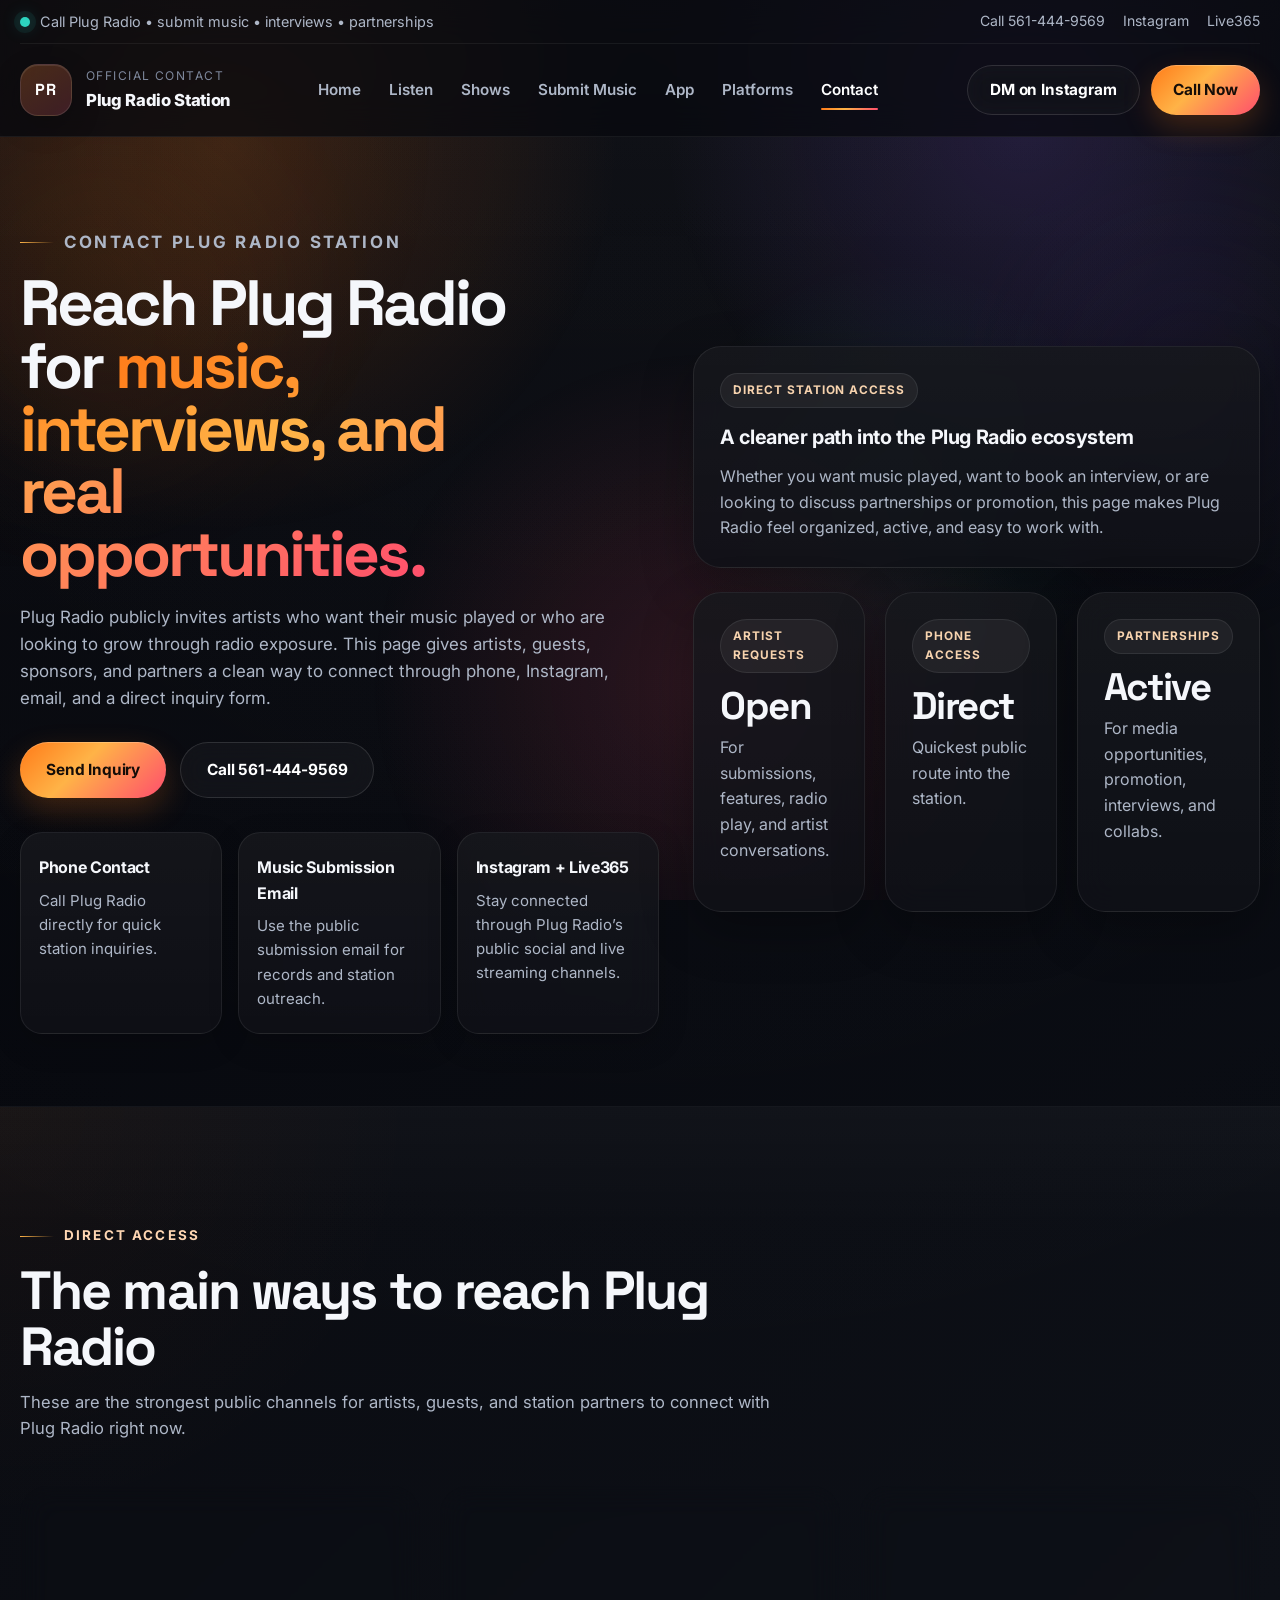
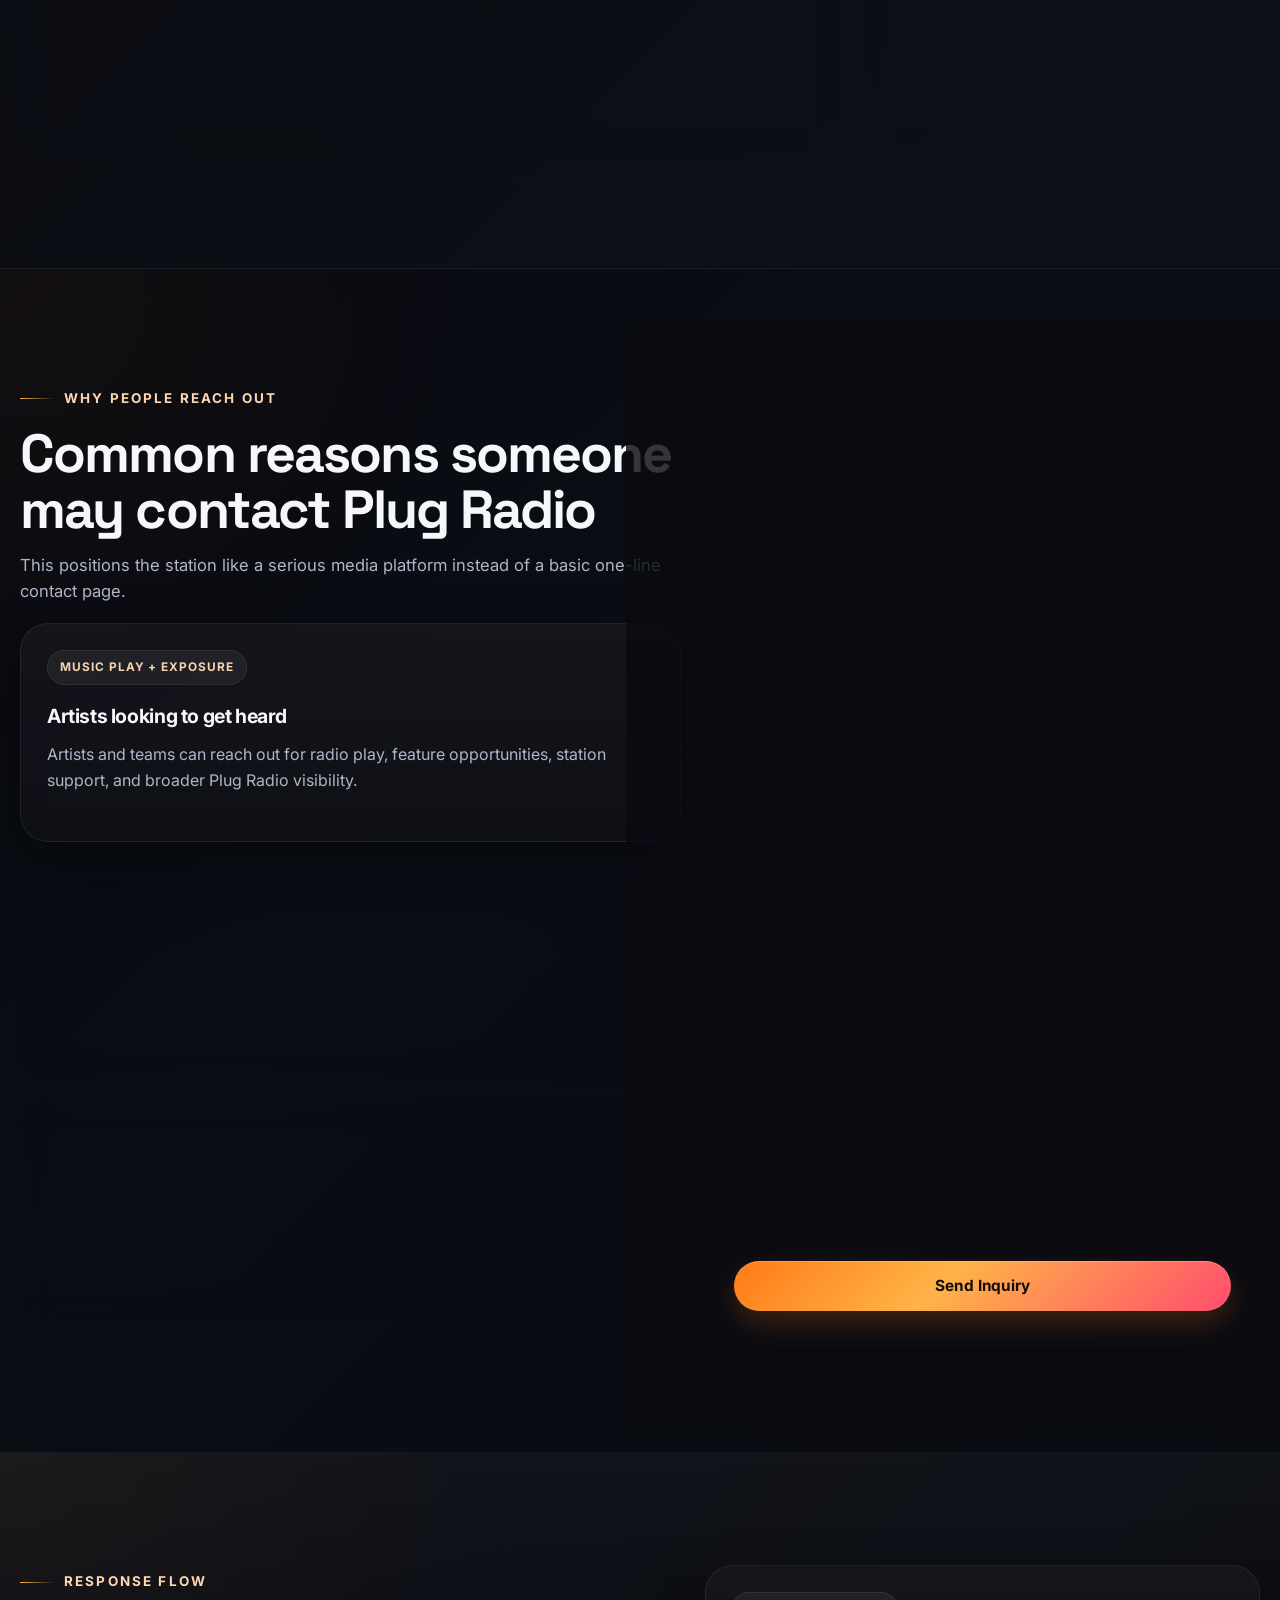
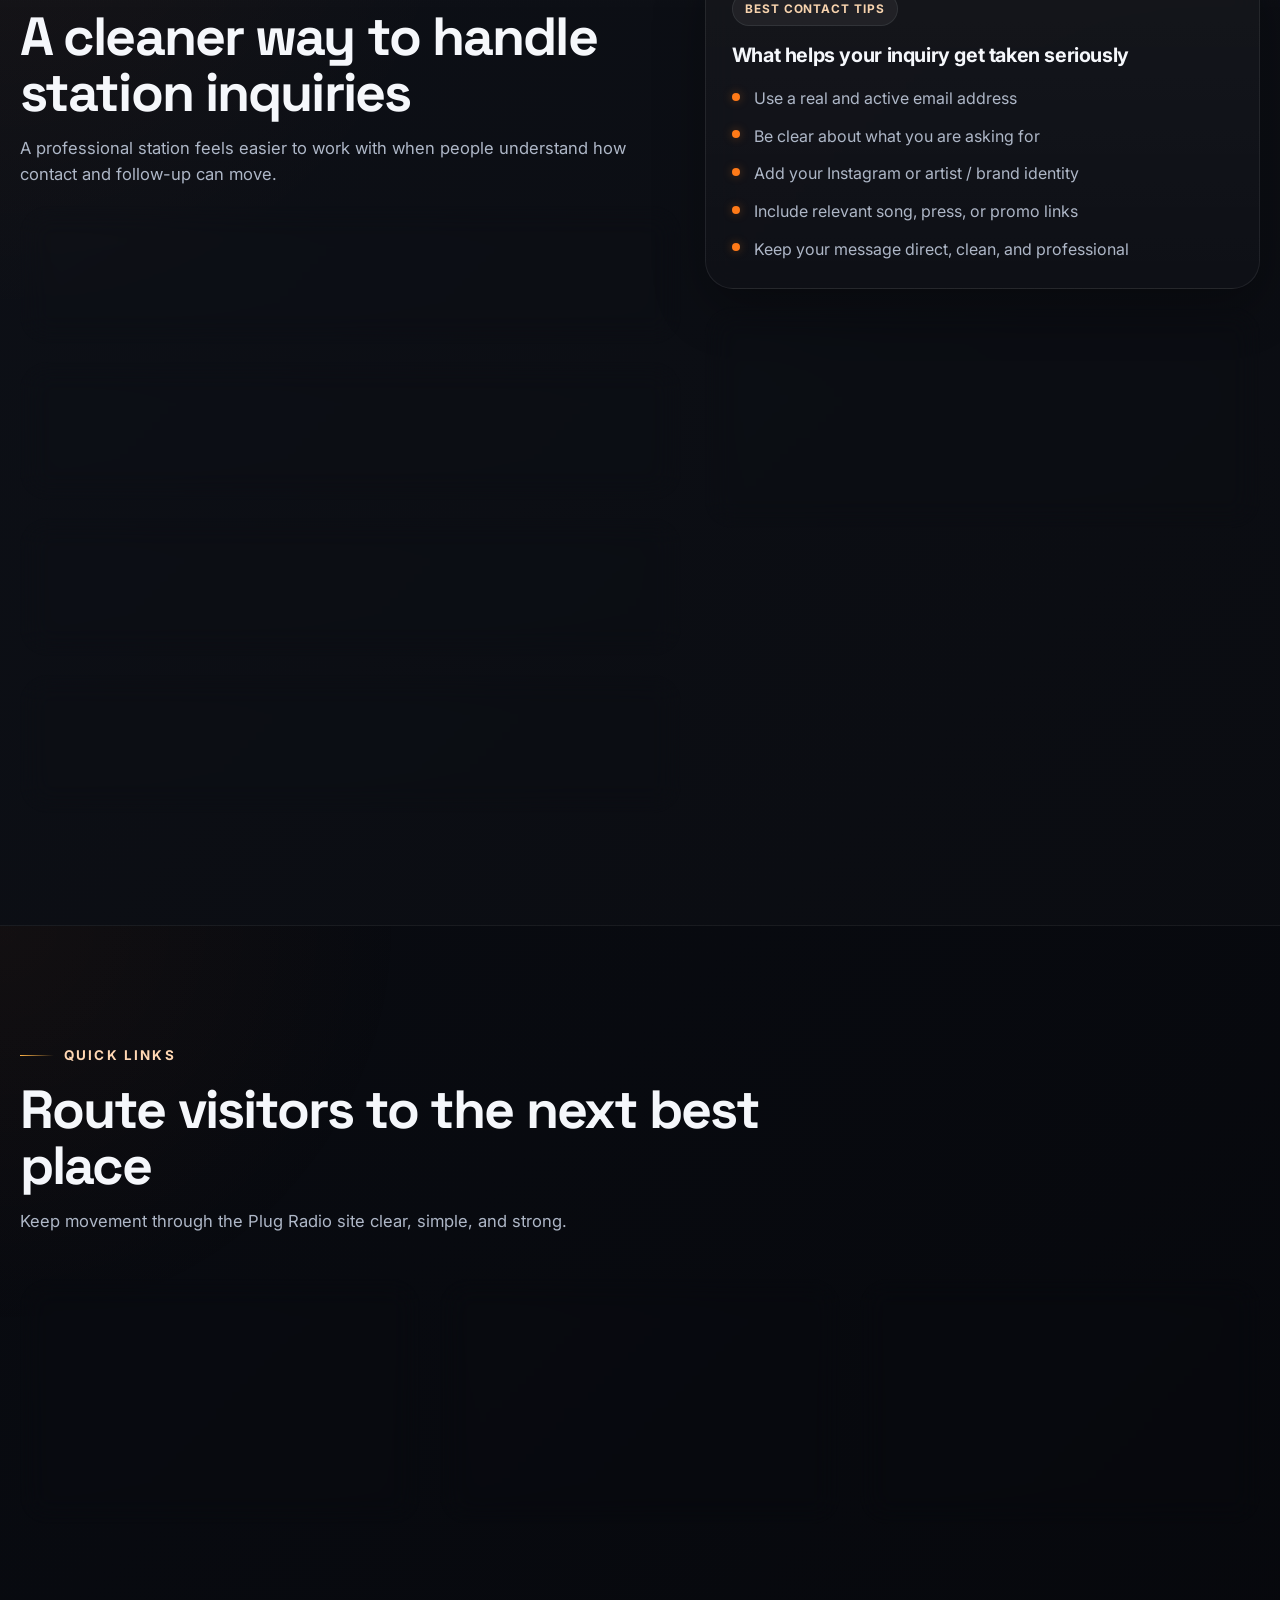
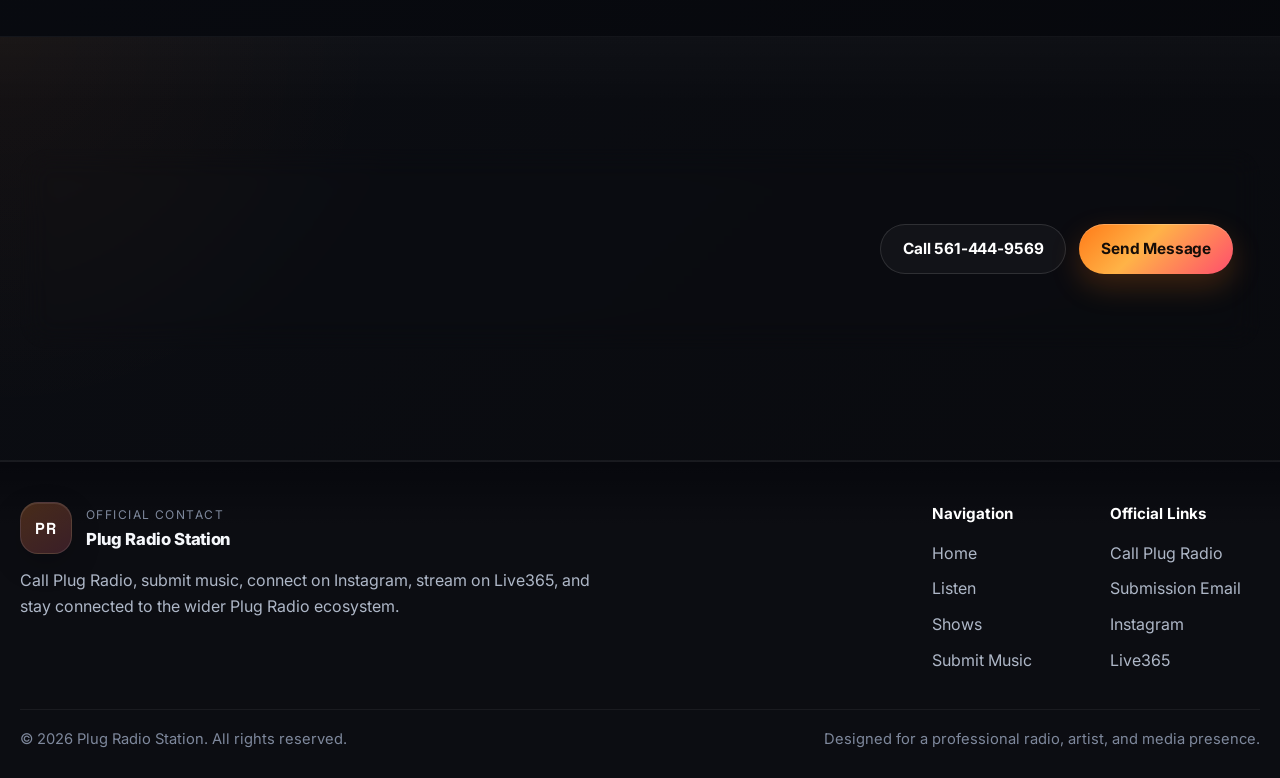
<file: pages/contact.html>
<!DOCTYPE html>
<html lang="en">
  <head>
    <meta charset="UTF-8" />
    <meta
      name="viewport"
      content="width=device-width, initial-scale=1.0, viewport-fit=cover"
    />

    <title>
      Contact Plug Radio Station | Call, Submit Music, Book Interviews & Partnerships
    </title>

    <meta
      name="description"
      content="Contact Plug Radio Station for interviews, artist features, music submissions, advertising, partnerships, and station opportunities. Call Plug Radio, connect on Instagram, or send your inquiry online."
    />
    <meta
      name="keywords"
      content="Contact Plug Radio Station, Plug Radio phone number, Plug Radio email, artist submissions, radio interview booking, station partnerships, Plug Radio contact"
    />
    <meta name="theme-color" content="#09090d" />
    <meta name="robots" content="index, follow" />
    <meta name="author" content="Plug Radio Station" />

    <!-- Replace with your real domain when live -->
    <link rel="canonical" href="https://yourdomain.com/pages/contact.html" />

    <!-- Open Graph -->
    <meta
      property="og:title"
      content="Contact Plug Radio Station | Call, Submit Music, Book Interviews & Partnerships"
    />
    <meta
      property="og:description"
      content="Reach Plug Radio Station for artist submissions, interviews, promo opportunities, partnerships, and station inquiries."
    />
    <meta property="og:type" content="website" />
    <meta property="og:site_name" content="Plug Radio Station" />
    <meta property="og:url" content="https://yourdomain.com/pages/contact.html" />
    <meta property="og:image" content="../assets/images/og-plug-radio.jpg" />

    <!-- Twitter -->
    <meta name="twitter:card" content="summary_large_image" />
    <meta
      name="twitter:title"
      content="Contact Plug Radio Station | Call, Submit Music, Book Interviews & Partnerships"
    />
    <meta
      name="twitter:description"
      content="Connect with Plug Radio Station for artist features, submissions, interviews, and station opportunities."
    />
    <meta name="twitter:image" content="../assets/images/og-plug-radio.jpg" />

    <!-- Fonts -->
    <link rel="preconnect" href="https://fonts.googleapis.com" />
    <link rel="preconnect" href="https://fonts.gstatic.com" crossorigin />
    <link
      href="https://fonts.googleapis.com/css2?family=Inter:wght@400;500;600;700;800;900&family=Space+Grotesk:wght@500;700&display=swap"
      rel="stylesheet"
    />

    <link rel="stylesheet" href="../style.css" />

    <noscript>
      <style>
        .reveal {
          opacity: 1 !important;
          transform: none !important;
        }
      </style>
    </noscript>
  </head>

  <body>
    <a class="skip-link" href="#main-content">Skip to content</a>

    <div class="site-bg" aria-hidden="true"></div>
    <div class="site-noise" aria-hidden="true"></div>

    <!-- =========================
         HEADER
    ========================== -->
    <header class="site-header">
      <div class="container">
        <div class="topbar">
          <p class="topbar-text">
            <span class="status-dot"></span>
            Call Plug Radio • submit music • interviews • partnerships
          </p>

          <div class="topbar-links">
            <a href="tel:+15614449569">Call 561-444-9569</a>
            <a
              href="https://www.instagram.com/plug_radio_station/"
              target="_blank"
              rel="noopener noreferrer"
              aria-label="Visit Plug Radio Station on Instagram"
            >
              Instagram
            </a>
            <a
              href="https://live365.com/station/Plug-Radio-a37141"
              target="_blank"
              rel="noopener noreferrer"
            >
              Live365
            </a>
          </div>
        </div>

        <div class="nav-wrap">
          <a class="brand" href="../index.html" aria-label="Plug Radio Station home">
            <div class="brand-mark" aria-hidden="true">PR</div>
            <div class="brand-copy">
              <span class="brand-eyebrow">Official Contact</span>
              <span class="brand-name">Plug Radio Station</span>
            </div>
          </a>

          <button
            class="nav-toggle"
            type="button"
            aria-expanded="false"
            aria-controls="site-nav"
            aria-label="Toggle navigation"
          >
            <span></span>
            <span></span>
            <span></span>
          </button>

          <nav class="site-nav" id="site-nav" aria-label="Primary navigation">
            <a href="../index.html">Home</a>
            <a href="../index.html#listen">Listen</a>
            <a href="./shows.html">Shows</a>
            <a href="./submit.html">Submit Music</a>
            <a href="./app.html">App</a>
            <a href="../index.html#platforms">Platforms</a>
            <a href="./contact.html">Contact</a>
          </nav>

          <div class="nav-actions">
            <a
              class="btn btn-outline"
              href="https://www.instagram.com/plug_radio_station/"
              target="_blank"
              rel="noopener noreferrer"
            >
              DM on Instagram
            </a>
            <a class="btn btn-primary" href="tel:+15614449569">
              Call Now
            </a>
          </div>
        </div>
      </div>
    </header>

    <main id="main-content">
      <!-- =========================
           PAGE HERO
      ========================== -->
      <section class="page-hero section" aria-labelledby="contact-page-title">
        <div class="container page-hero-grid">
          <div class="page-hero-copy reveal">
            <p class="eyebrow">Contact Plug Radio Station</p>

            <h1 id="contact-page-title">
              Reach Plug Radio for
              <span class="text-gradient">music, interviews, and real opportunities.</span>
            </h1>

            <p>
              Plug Radio publicly invites artists who want their music played or
              who are looking to grow through radio exposure. This page gives
              artists, guests, sponsors, and partners a clean way to connect
              through phone, Instagram, email, and a direct inquiry form.
            </p>

            <div class="hero-actions">
              <a class="btn btn-primary btn-lg" href="#contact-form">
                Send Inquiry
              </a>
              <a class="btn btn-outline btn-lg" href="tel:+15614449569">
                Call 561-444-9569
              </a>
            </div>

            <div class="hero-proof">
              <div class="proof-card">
                <strong>Phone Contact</strong>
                <span>Call Plug Radio directly for quick station inquiries.</span>
              </div>

              <div class="proof-card">
                <strong>Music Submission Email</strong>
                <span>
                  Use the public submission email for records and station outreach.
                </span>
              </div>

              <div class="proof-card">
                <strong>Instagram + Live365</strong>
                <span>
                  Stay connected through Plug Radio’s public social and live streaming channels.
                </span>
              </div>
            </div>
          </div>

          <div class="page-shell reveal">
            <article class="page-card">
              <span class="panel-kicker">Direct Station Access</span>
              <h3>A cleaner path into the Plug Radio ecosystem</h3>
              <p>
                Whether you want music played, want to book an interview, or are
                looking to discuss partnerships or promotion, this page makes
                Plug Radio feel organized, active, and easy to work with.
              </p>
            </article>

            <div class="stat-grid">
              <article class="stat-card">
                <span class="stat-label">Artist Requests</span>
                <strong>Open</strong>
                <p>For submissions, features, radio play, and artist conversations.</p>
              </article>

              <article class="stat-card">
                <span class="stat-label">Phone Access</span>
                <strong>Direct</strong>
                <p>Quickest public route into the station.</p>
              </article>

              <article class="stat-card">
                <span class="stat-label">Partnerships</span>
                <strong>Active</strong>
                <p>For media opportunities, promotion, interviews, and collabs.</p>
              </article>
            </div>
          </div>
        </div>
      </section>

      <!-- =========================
           CONTACT METHODS
      ========================== -->
      <section class="section section-dark" aria-labelledby="contact-methods-title">
        <div class="container">
          <div class="section-heading reveal">
            <p class="eyebrow">Direct Access</p>
            <h2 id="contact-methods-title">The main ways to reach Plug Radio</h2>
            <p class="section-text">
              These are the strongest public channels for artists, guests, and
              station partners to connect with Plug Radio right now.
            </p>
          </div>

          <div class="contact-methods">
            <article class="detail-card reveal">
              <span class="info-kicker">Phone</span>
              <h3>Fastest direct station contact</h3>
              <p>
                Call Plug Radio directly for immediate outreach regarding
                artist features, interviews, submissions, and station opportunities.
              </p>
              <a class="text-link" href="tel:+15614449569">Call 561-444-9569 →</a>
            </article>

            <article class="detail-card reveal">
              <span class="info-kicker">Instagram</span>
              <h3>Fast social touchpoint</h3>
              <p>
                Use Instagram for quick visibility, station updates, artist
                promotions, and DM-based contact.
              </p>
              <a
                class="text-link"
                href="https://www.instagram.com/plug_radio_station/"
                target="_blank"
                rel="noopener noreferrer"
              >
                Open Instagram →
              </a>
            </article>

            <article class="detail-card reveal">
              <span class="info-kicker">Submission Email</span>
              <h3>Best for music and detailed inquiries</h3>
              <p>
                Send songs, promo context, and more complete station inquiries
                through the public submission email.
              </p>
              <a class="text-link" href="mailto:theplugradiostation2023@gmail.com">
                theplugradiostation2023@gmail.com →
              </a>
            </article>
          </div>
        </div>
      </section>

      <!-- =========================
           CONTACT FORM + USE CASES
      ========================== -->
      <section class="section" aria-labelledby="contact-form-title">
        <div class="container page-columns">
          <div class="page-stack reveal">
            <div class="section-heading" style="margin-bottom: 0;">
              <p class="eyebrow">Why People Reach Out</p>
              <h2 id="contact-form-title">Common reasons someone may contact Plug Radio</h2>
              <p class="section-text">
                This positions the station like a serious media platform instead
                of a basic one-line contact page.
              </p>
            </div>

            <div class="detail-grid" style="grid-template-columns: 1fr;">
              <article class="detail-card">
                <span class="info-kicker">Music Play + Exposure</span>
                <h3>Artists looking to get heard</h3>
                <p>
                  Artists and teams can reach out for radio play, feature
                  opportunities, station support, and broader Plug Radio visibility.
                </p>
              </article>

              <article class="detail-card">
                <span class="info-kicker">Interviews</span>
                <h3>Guest conversations and promoted appearances</h3>
                <p>
                  Guests, artists, founders, and personalities can connect with
                  Plug Radio for interviews and conversation-driven exposure.
                </p>
              </article>

              <article class="detail-card">
                <span class="info-kicker">Business + Promotion</span>
                <h3>Partnerships, sponsorships, and station opportunities</h3>
                <p>
                  Brands, promoters, and media partners can use this page to
                  discuss collaborative opportunities with the station.
                </p>
              </article>
            </div>
          </div>

          <div class="form-shell reveal" id="contact-form">
            <div class="form-card-head">
              <span class="info-kicker">Station Inquiry Form</span>
              <h3>Send a message to Plug Radio Station</h3>
              <p>
                This form is wired to Plug Radio’s public submission email so
                artists, guests, and partners can send structured inquiries right away.
              </p>
            </div>

            <form
              class="submit-form"
              action="https://formsubmit.co/theplugradiostation2023@gmail.com"
              method="POST"
            >
              <input
                type="hidden"
                name="_subject"
                value="New Plug Radio contact inquiry"
              />
              <input type="hidden" name="_captcha" value="false" />
              <input type="hidden" name="_template" value="table" />

              <div class="field-grid">
                <div class="field">
                  <label for="full-name">Full Name</label>
                  <input
                    type="text"
                    id="full-name"
                    name="full_name"
                    placeholder="Your full name"
                    required
                  />
                </div>

                <div class="field">
                  <label for="company-name">Artist / Brand / Company</label>
                  <input
                    type="text"
                    id="company-name"
                    name="brand_or_company"
                    placeholder="Artist name, brand, or company"
                  />
                </div>
              </div>

              <div class="field-grid">
                <div class="field">
                  <label for="contact-email">Email Address</label>
                  <input
                    type="email"
                    id="contact-email"
                    name="email"
                    placeholder="you@example.com"
                    required
                  />
                </div>

                <div class="field">
                  <label for="contact-phone">Phone Number</label>
                  <input
                    type="tel"
                    id="contact-phone"
                    name="phone"
                    placeholder="Your phone number"
                  />
                </div>
              </div>

              <div class="field-grid">
                <div class="field">
                  <label for="instagram-handle">Instagram</label>
                  <input
                    type="text"
                    id="instagram-handle"
                    name="instagram"
                    placeholder="@yourhandle"
                  />
                </div>

                <div class="field">
                  <label for="inquiry-type">Inquiry Type</label>
                  <select id="inquiry-type" name="inquiry_type" required>
                    <option value="" selected disabled>Select one</option>
                    <option value="music-submission">Music Submission</option>
                    <option value="artist-feature">Artist Feature</option>
                    <option value="interview-request">Interview Request</option>
                    <option value="advertising">Advertising Inquiry</option>
                    <option value="partnership">Partnership Opportunity</option>
                    <option value="general-inquiry">General Inquiry</option>
                  </select>
                </div>
              </div>

              <div class="field">
                <label for="subject-line">Subject</label>
                <input
                  type="text"
                  id="subject-line"
                  name="subject_line"
                  placeholder="What is this about?"
                  required
                />
              </div>

              <div class="field">
                <label for="message-body">Message</label>
                <textarea
                  id="message-body"
                  name="message"
                  rows="6"
                  placeholder="Tell Plug Radio Station who you are, what you are requesting, and how you want to work with the station."
                  required
                ></textarea>
              </div>

              <button class="btn btn-primary btn-block" type="submit">
                Send Inquiry
              </button>
            </form>
          </div>
        </div>
      </section>

      <!-- =========================
           PROCESS
      ========================== -->
      <section class="section section-dark" aria-labelledby="process-title">
        <div class="container page-columns">
          <div class="page-stack reveal">
            <div class="section-heading" style="margin-bottom: 0;">
              <p class="eyebrow">Response Flow</p>
              <h2 id="process-title">A cleaner way to handle station inquiries</h2>
              <p class="section-text">
                A professional station feels easier to work with when people
                understand how contact and follow-up can move.
              </p>
            </div>

            <div class="timeline">
              <article class="timeline-item">
                <span class="timeline-label">Step 01</span>
                <div>
                  <strong>Inquiry comes in</strong>
                  <p>
                    The station receives the request through phone, Instagram,
                    email, or the contact form.
                  </p>
                </div>
              </article>

              <article class="timeline-item">
                <span class="timeline-label">Step 02</span>
                <div>
                  <strong>Plug Radio reviews the fit</strong>
                  <p>
                    The request is evaluated for music play, feature potential,
                    interviews, promotion, or business opportunity.
                  </p>
                </div>
              </article>

              <article class="timeline-item">
                <span class="timeline-label">Step 03</span>
                <div>
                  <strong>Follow-up happens</strong>
                  <p>
                    If the request fits the station, Plug Radio can follow up
                    directly using the contact information provided.
                  </p>
                </div>
              </article>

              <article class="timeline-item">
                <span class="timeline-label">Step 04</span>
                <div>
                  <strong>Next steps get organized</strong>
                  <p>
                    That can lead to submissions review, booking, interviews,
                    promotion, or a broader station conversation.
                  </p>
                </div>
              </article>
            </div>
          </div>

          <div class="page-stack reveal">
            <article class="list-card">
              <span class="info-kicker">Best Contact Tips</span>
              <h3>What helps your inquiry get taken seriously</h3>
              <ul>
                <li>Use a real and active email address</li>
                <li>Be clear about what you are asking for</li>
                <li>Add your Instagram or artist / brand identity</li>
                <li>Include relevant song, press, or promo links</li>
                <li>Keep your message direct, clean, and professional</li>
              </ul>
            </article>

            <article class="page-card">
              <span class="info-kicker">Station Positioning</span>
              <h3>Why this page matters</h3>
              <p>
                A strong contact page shows artists and partners that Plug Radio
                is operating like a real media brand with visible channels,
                structure, and a path to real opportunity.
              </p>
            </article>
          </div>
        </div>
      </section>

      <!-- =========================
           QUICK LINKS
      ========================== -->
      <section class="section" aria-labelledby="quick-links-title">
        <div class="container">
          <div class="section-heading reveal">
            <p class="eyebrow">Quick Links</p>
            <h2 id="quick-links-title">Route visitors to the next best place</h2>
            <p class="section-text">
              Keep movement through the Plug Radio site clear, simple, and strong.
            </p>
          </div>

          <div class="detail-grid">
            <article class="detail-card reveal">
              <span class="info-kicker">Shows</span>
              <h3>See the station lineup</h3>
              <p>
                Guide visitors into featured programming and the station content flow.
              </p>
              <a class="text-link" href="./shows.html">Open shows page →</a>
            </article>

            <article class="detail-card reveal">
              <span class="info-kicker">Submissions</span>
              <h3>Send music the right way</h3>
              <p>
                Route artists directly into the full music submission process.
              </p>
              <a class="text-link" href="./submit.html">Open submit page →</a>
            </article>

            <article class="detail-card reveal">
              <span class="info-kicker">App</span>
              <h3>Expand the station ecosystem</h3>
              <p>
                Move visitors into the Plug Radio app and stronger mobile access.
              </p>
              <a class="text-link" href="./app.html">Open app page →</a>
            </article>
          </div>
        </div>
      </section>

      <!-- =========================
           CTA BAND
      ========================== -->
      <section class="section section-dark" aria-labelledby="contact-cta-title">
        <div class="container">
          <div class="cta-band reveal">
            <div>
              <p class="eyebrow">Plug Radio Station</p>
              <h2 id="contact-cta-title" style="margin-bottom: 10px;">
                Want to connect right now?
              </h2>
              <p class="section-text" style="margin: 0;">
                Reach out for music submissions, artist features, interviews,
                partnerships, promotion, or any Plug Radio opportunity.
              </p>
            </div>

            <div class="cta-band-actions">
              <a class="btn btn-outline" href="tel:+15614449569">
                Call 561-444-9569
              </a>
              <a class="btn btn-primary" href="#contact-form">Send Message</a>
            </div>
          </div>
        </div>
      </section>
    </main>

    <!-- =========================
         FOOTER
    ========================== -->
    <footer class="site-footer">
      <div class="container footer-grid">
        <div class="footer-brand">
          <a class="brand brand-footer" href="../index.html">
            <div class="brand-mark" aria-hidden="true">PR</div>
            <div class="brand-copy">
              <span class="brand-eyebrow">Official Contact</span>
              <span class="brand-name">Plug Radio Station</span>
            </div>
          </a>

          <p>
            Call Plug Radio, submit music, connect on Instagram, stream on
            Live365, and stay connected to the wider Plug Radio ecosystem.
          </p>
        </div>

        <div class="footer-links">
          <div>
            <h4>Navigation</h4>
            <a href="../index.html">Home</a>
            <a href="../index.html#listen">Listen</a>
            <a href="./shows.html">Shows</a>
            <a href="./submit.html">Submit Music</a>
          </div>

          <div>
            <h4>Official Links</h4>
            <a href="tel:+15614449569">Call Plug Radio</a>
            <a href="mailto:theplugradiostation2023@gmail.com">Submission Email</a>
            <a
              href="https://www.instagram.com/plug_radio_station/"
              target="_blank"
              rel="noopener noreferrer"
            >
              Instagram
            </a>
            <a
              href="https://live365.com/station/Plug-Radio-a37141"
              target="_blank"
              rel="noopener noreferrer"
            >
              Live365
            </a>
          </div>
        </div>
      </div>

      <div class="container footer-bottom">
        <p>© <span id="year"></span> Plug Radio Station. All rights reserved.</p>
        <p>Designed for a professional radio, artist, and media presence.</p>
      </div>
    </footer>

    <script src="../script.js" defer></script>
  </body>
</html>
</file>
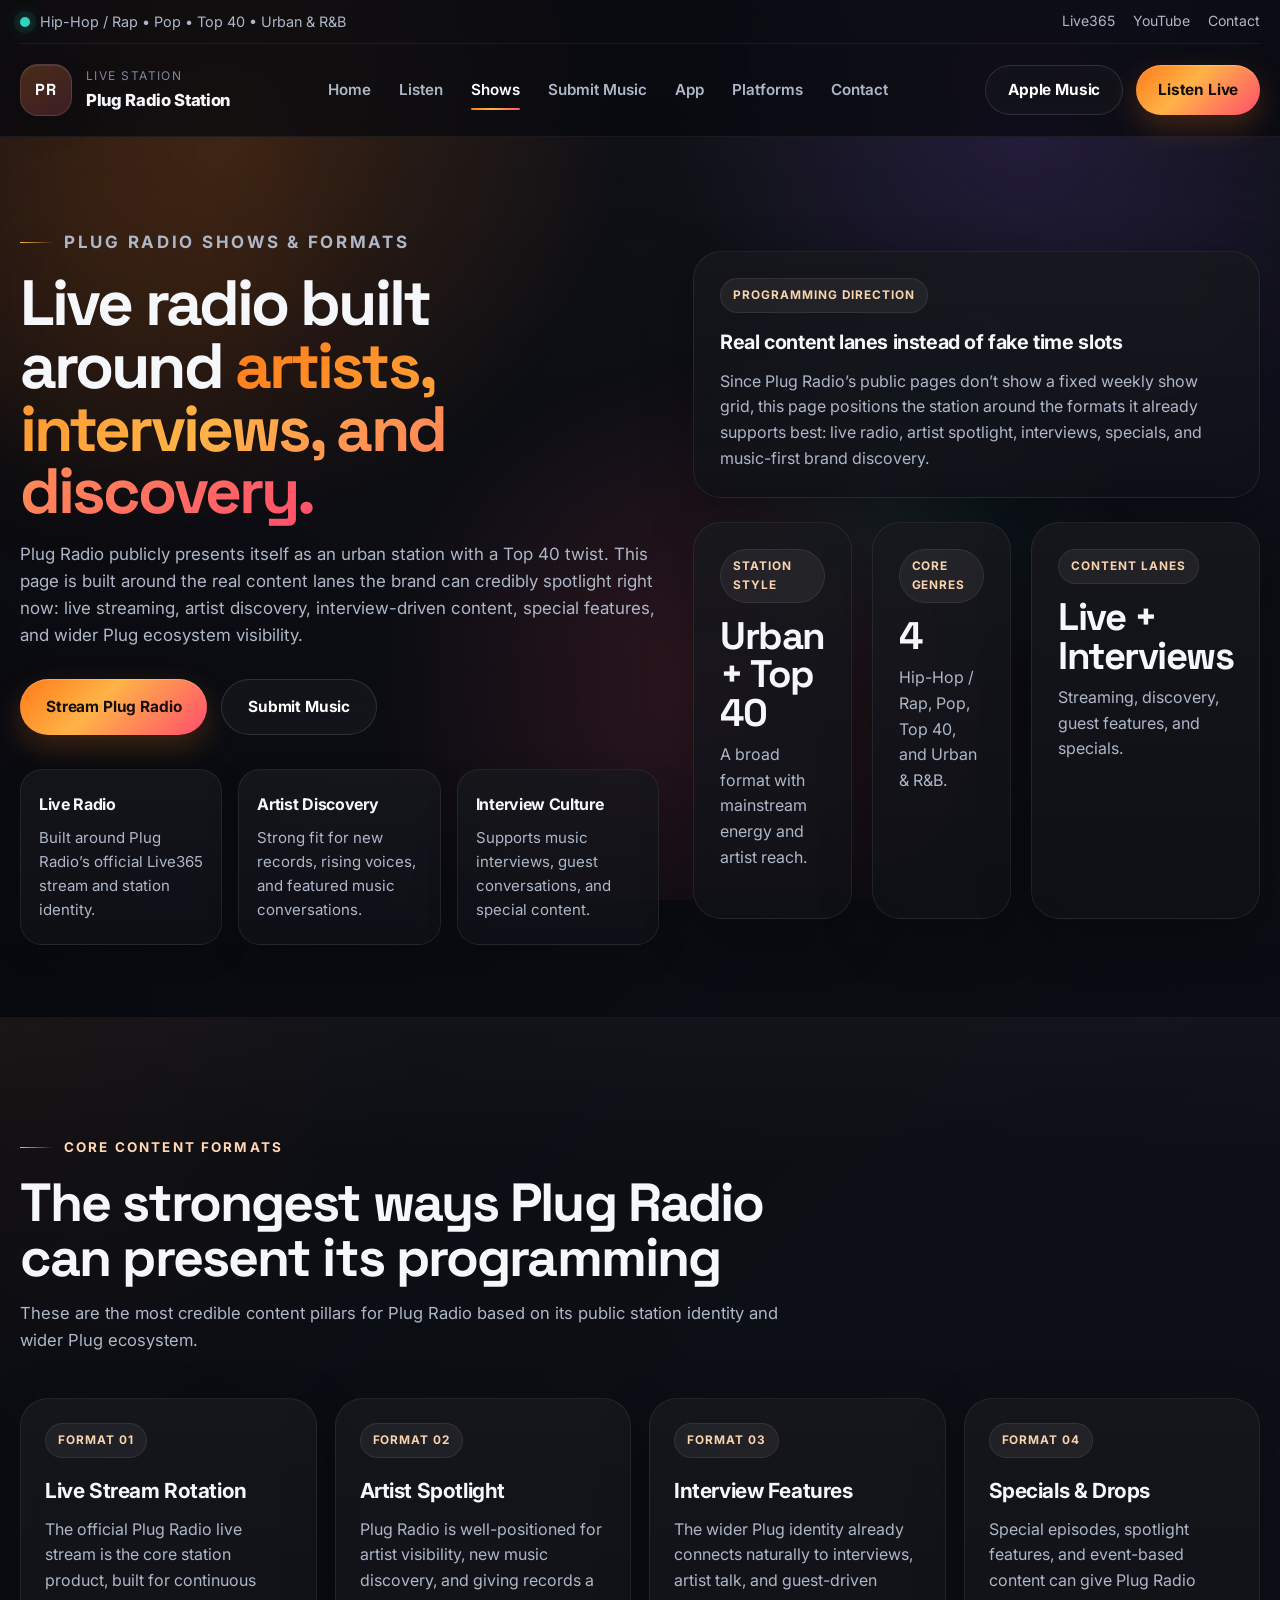
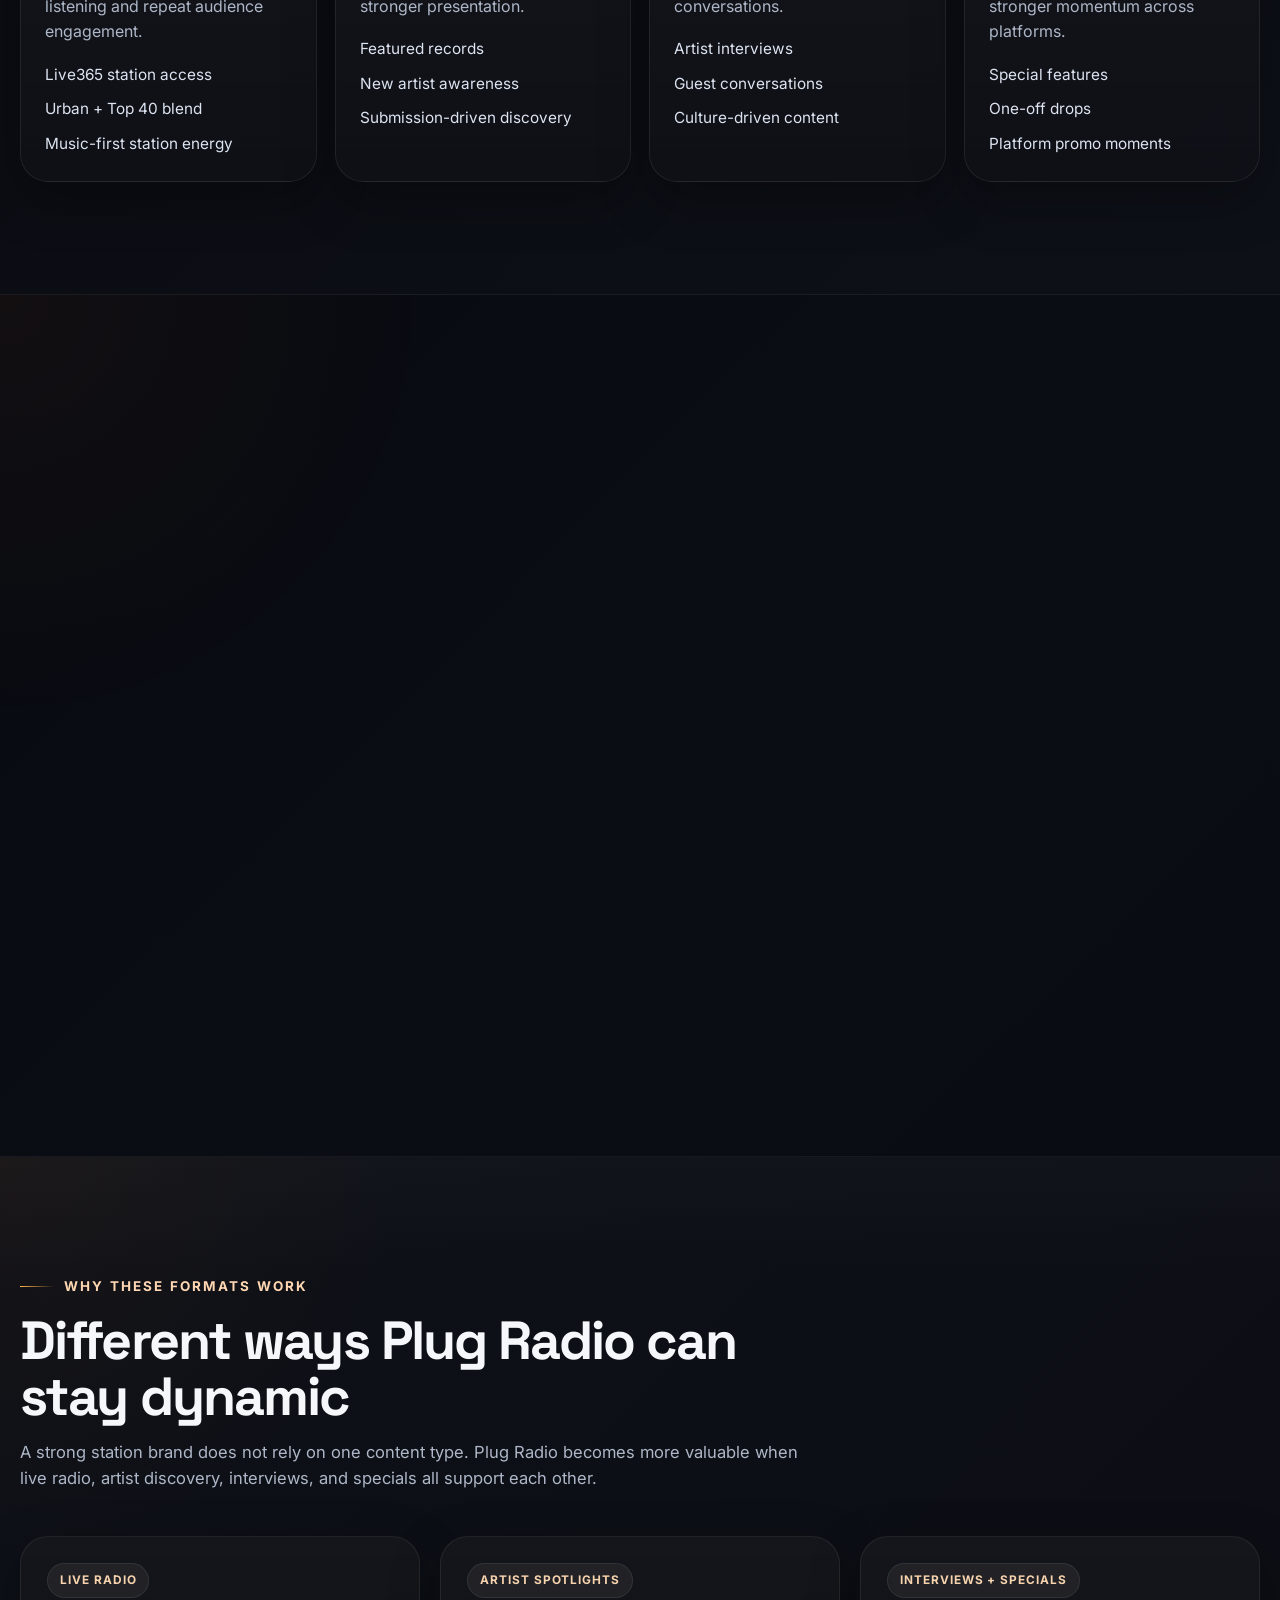
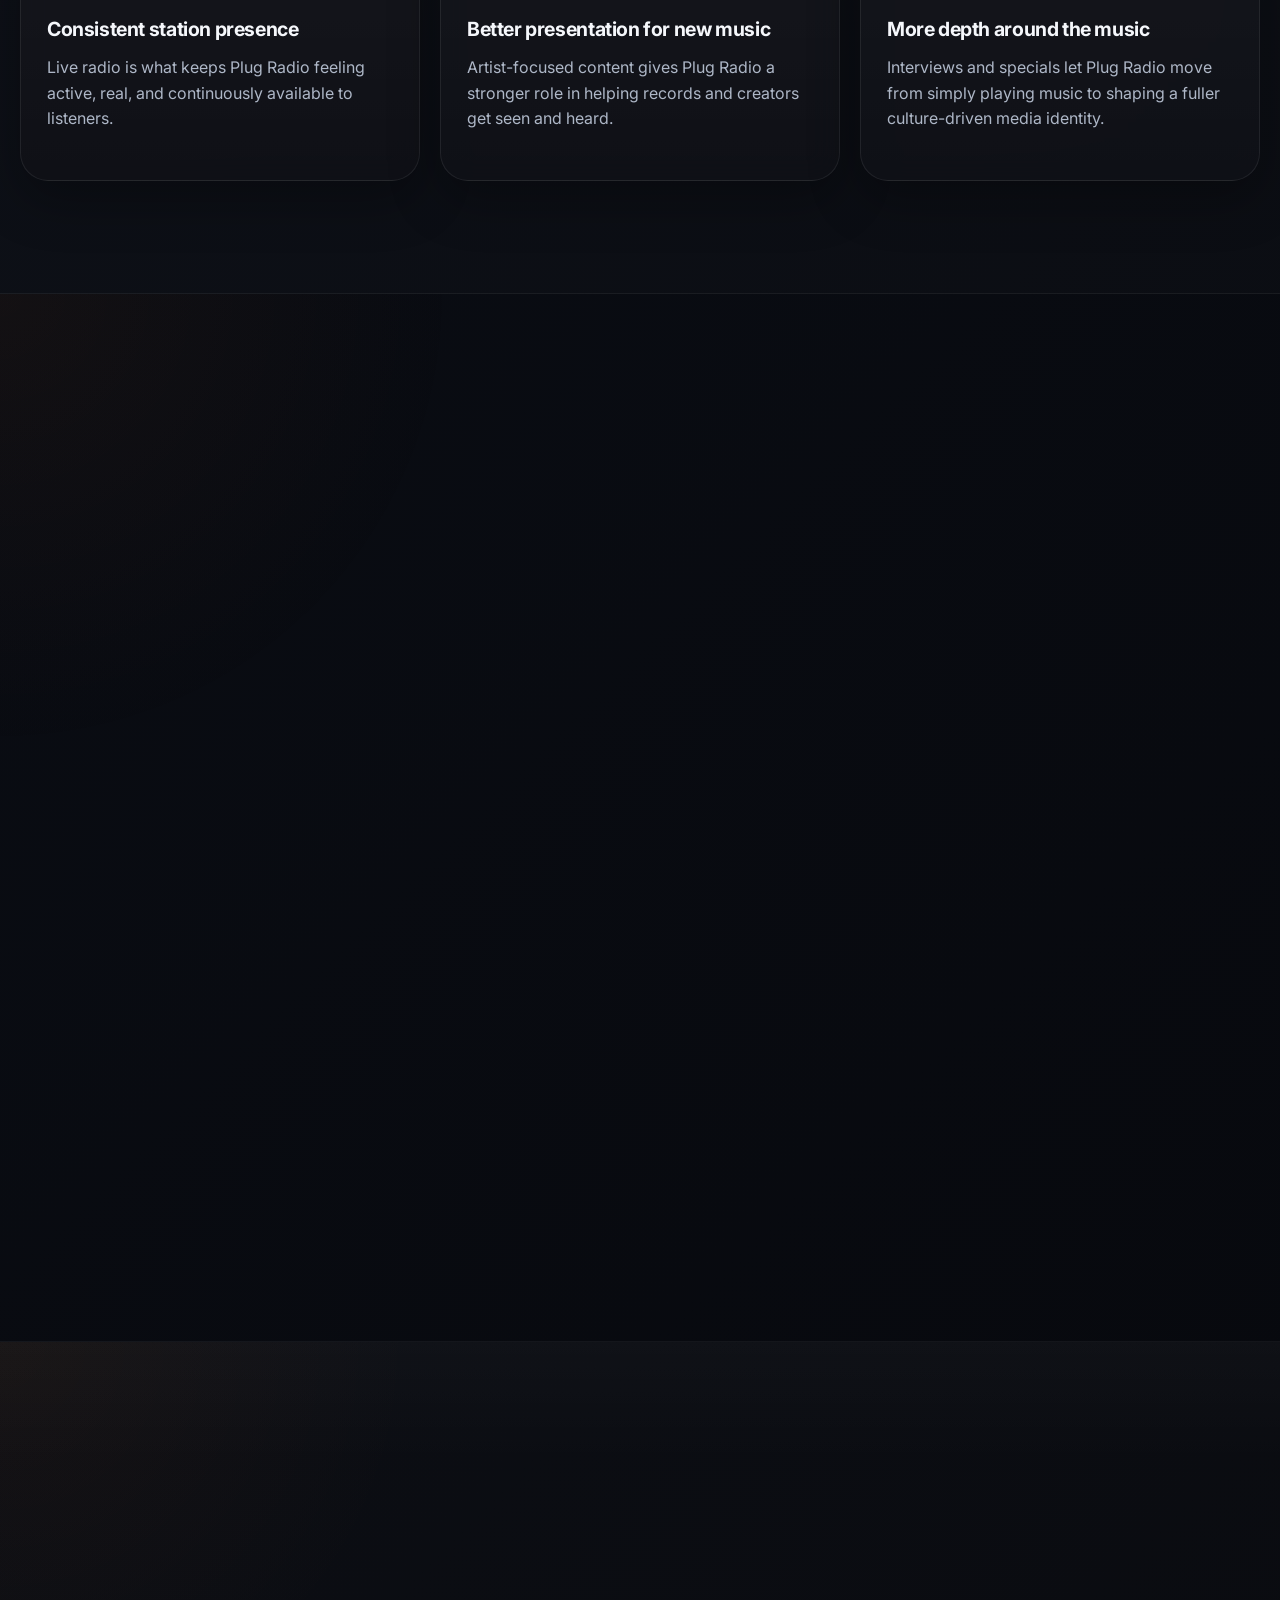
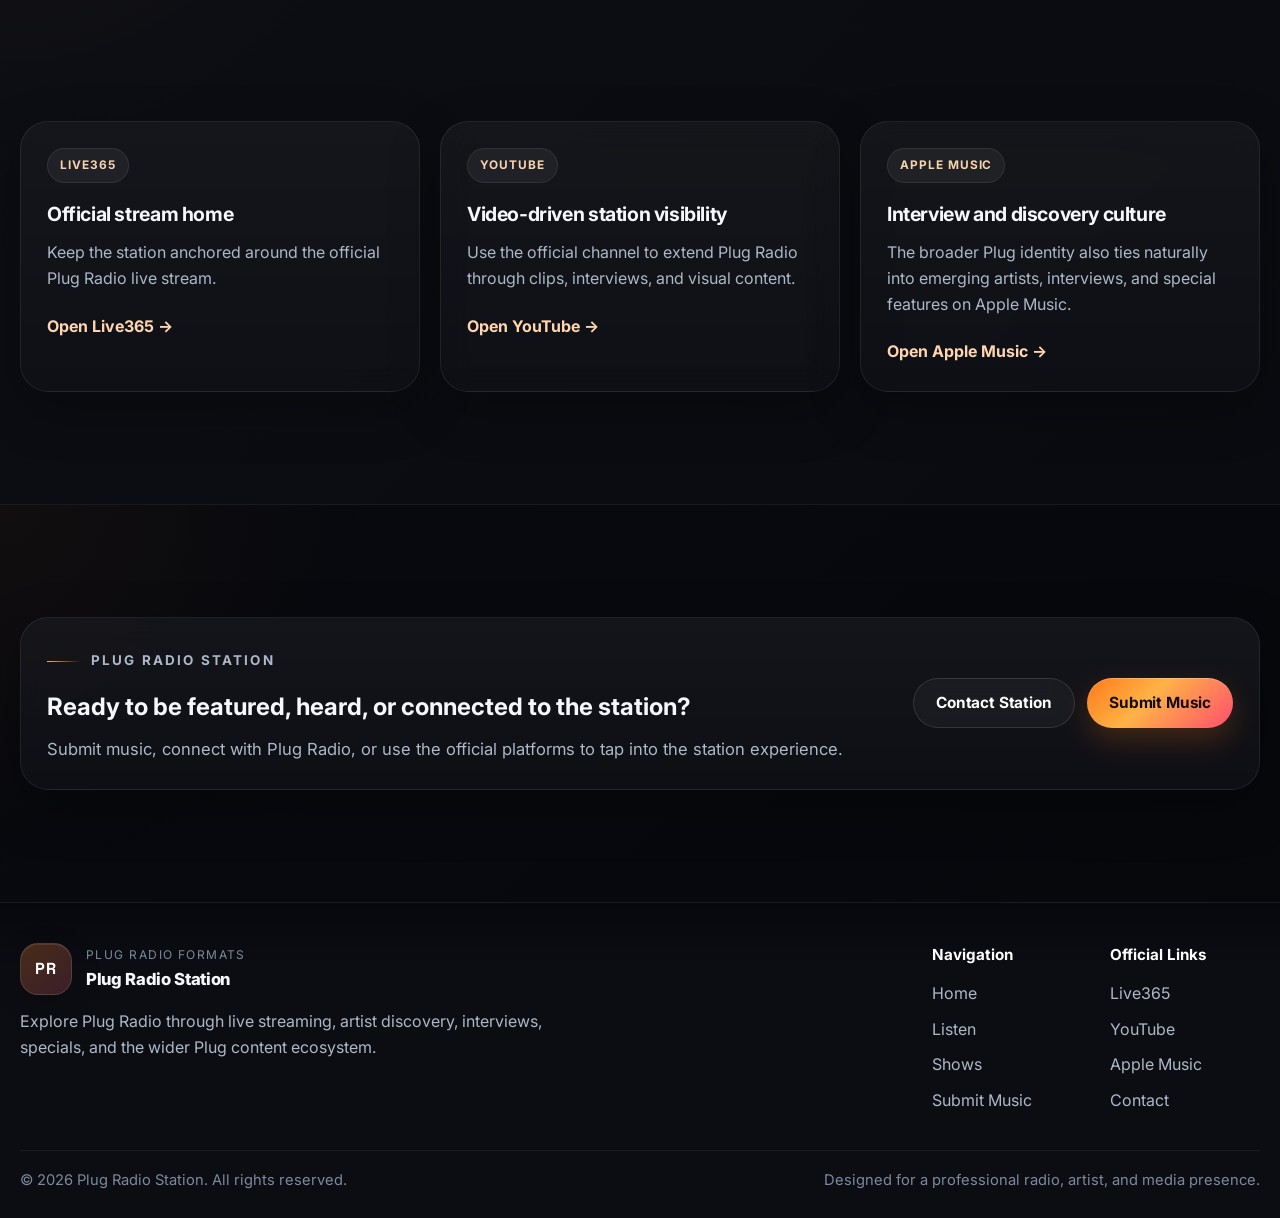
<file: pages/shows.html>
<!DOCTYPE html>
<html lang="en">
  <head>
    <meta charset="UTF-8" />
    <meta
      name="viewport"
      content="width=device-width, initial-scale=1.0, viewport-fit=cover"
    />

    <title>
      Plug Radio Shows | Live Radio, Artist Spotlights, Interviews & Specials
    </title>

    <meta
      name="description"
      content="Explore Plug Radio’s live radio formats, artist spotlights, interviews, specials, and music discovery across Live365, Apple Music, and Plug Radio’s wider platform ecosystem."
    />
    <meta
      name="keywords"
      content="Plug Radio shows, Plug Radio Station, live radio, artist spotlight, music interviews, hip hop radio, R&B radio, Plug Radio specials, Live365 Plug Radio"
    />
    <meta name="theme-color" content="#09090d" />
    <meta name="robots" content="index, follow" />
    <meta name="author" content="Plug Radio Station" />

    <!-- Replace with your real domain when live -->
    <link rel="canonical" href="https://yourdomain.com/pages/shows.html" />

    <!-- Open Graph -->
    <meta
      property="og:title"
      content="Plug Radio Shows | Live Radio, Artist Spotlights, Interviews & Specials"
    />
    <meta
      property="og:description"
      content="Explore Plug Radio’s live radio formats, artist features, interview culture, and special content across the Plug ecosystem."
    />
    <meta property="og:type" content="website" />
    <meta property="og:site_name" content="Plug Radio Station" />
    <meta property="og:url" content="https://yourdomain.com/pages/shows.html" />
    <meta property="og:image" content="../assets/images/og-plug-radio.jpg" />

    <!-- Twitter -->
    <meta name="twitter:card" content="summary_large_image" />
    <meta
      name="twitter:title"
      content="Plug Radio Shows | Live Radio, Artist Spotlights, Interviews & Specials"
    />
    <meta
      name="twitter:description"
      content="See how Plug Radio structures live radio, artist features, interviews, and special content."
    />
    <meta name="twitter:image" content="../assets/images/og-plug-radio.jpg" />

    <!-- Fonts -->
    <link rel="preconnect" href="https://fonts.googleapis.com" />
    <link rel="preconnect" href="https://fonts.gstatic.com" crossorigin />
    <link
      href="https://fonts.googleapis.com/css2?family=Inter:wght@400;500;600;700;800;900&family=Space+Grotesk:wght@500;700&display=swap"
      rel="stylesheet"
    />

    <link rel="stylesheet" href="../style.css" />

    <noscript>
      <style>
        .reveal {
          opacity: 1 !important;
          transform: none !important;
        }
      </style>
    </noscript>
  </head>

  <body>
    <a class="skip-link" href="#main-content">Skip to content</a>

    <div class="site-bg" aria-hidden="true"></div>
    <div class="site-noise" aria-hidden="true"></div>

    <!-- =========================
         HEADER
    ========================== -->
    <header class="site-header">
      <div class="container">
        <div class="topbar">
          <p class="topbar-text">
            <span class="status-dot"></span>
            Hip-Hop / Rap • Pop • Top 40 • Urban &amp; R&amp;B
          </p>

          <div class="topbar-links">
            <a
              href="https://live365.com/station/Plug-Radio-a37141"
              target="_blank"
              rel="noopener noreferrer"
            >
              Live365
            </a>
            <a
              href="https://www.youtube.com/@PlugRadioStation"
              target="_blank"
              rel="noopener noreferrer"
              aria-label="Visit Plug Radio Station on YouTube"
            >
              YouTube
            </a>
            <a href="./contact.html">Contact</a>
          </div>
        </div>

        <div class="nav-wrap">
          <a class="brand" href="../index.html" aria-label="Plug Radio Station home">
            <div class="brand-mark" aria-hidden="true">PR</div>
            <div class="brand-copy">
              <span class="brand-eyebrow">Live Station</span>
              <span class="brand-name">Plug Radio Station</span>
            </div>
          </a>

          <button
            class="nav-toggle"
            type="button"
            aria-expanded="false"
            aria-controls="site-nav"
            aria-label="Toggle navigation"
          >
            <span></span>
            <span></span>
            <span></span>
          </button>

          <nav class="site-nav" id="site-nav" aria-label="Primary navigation">
            <a href="../index.html">Home</a>
            <a href="../index.html#listen">Listen</a>
            <a href="./shows.html">Shows</a>
            <a href="./submit.html">Submit Music</a>
            <a href="./app.html">App</a>
            <a href="../index.html#platforms">Platforms</a>
            <a href="./contact.html">Contact</a>
          </nav>

          <div class="nav-actions">
            <a
              class="btn btn-outline"
              href="https://music.apple.com/us/curator/the-plug-radio/1513641015"
              target="_blank"
              rel="noopener noreferrer"
            >
              Apple Music
            </a>
            <a
              class="btn btn-primary"
              href="https://live365.com/station/Plug-Radio-a37141"
              target="_blank"
              rel="noopener noreferrer"
            >
              Listen Live
            </a>
          </div>
        </div>
      </div>
    </header>

    <main id="main-content">
      <!-- =========================
           PAGE HERO
      ========================== -->
      <section class="page-hero section" aria-labelledby="shows-page-title">
        <div class="container page-hero-grid">
          <div class="page-hero-copy reveal">
            <p class="eyebrow">Plug Radio Shows &amp; Formats</p>

            <h1 id="shows-page-title">
              Live radio built around
              <span class="text-gradient">artists, interviews, and discovery.</span>
            </h1>

            <p>
              Plug Radio publicly presents itself as an urban station with a Top
              40 twist. This page is built around the real content lanes the
              brand can credibly spotlight right now: live streaming, artist
              discovery, interview-driven content, special features, and wider
              Plug ecosystem visibility.
            </p>

            <div class="hero-actions">
              <a
                class="btn btn-primary btn-lg"
                href="https://live365.com/station/Plug-Radio-a37141"
                target="_blank"
                rel="noopener noreferrer"
              >
                Stream Plug Radio
              </a>
              <a
                class="btn btn-outline btn-lg"
                href="./submit.html"
              >
                Submit Music
              </a>
            </div>

            <div class="hero-proof">
              <div class="proof-card">
                <strong>Live Radio</strong>
                <span>
                  Built around Plug Radio’s official Live365 stream and station identity.
                </span>
              </div>

              <div class="proof-card">
                <strong>Artist Discovery</strong>
                <span>
                  Strong fit for new records, rising voices, and featured music conversations.
                </span>
              </div>

              <div class="proof-card">
                <strong>Interview Culture</strong>
                <span>
                  Supports music interviews, guest conversations, and special content.
                </span>
              </div>
            </div>
          </div>

          <div class="page-shell reveal">
            <article class="page-card">
              <span class="panel-kicker">Programming Direction</span>
              <h3>Real content lanes instead of fake time slots</h3>
              <p>
                Since Plug Radio’s public pages don’t show a fixed weekly show
                grid, this page positions the station around the formats it
                already supports best: live radio, artist spotlight, interviews,
                specials, and music-first brand discovery.
              </p>
            </article>

            <div class="stat-grid">
              <article class="stat-card">
                <span class="stat-label">Station Style</span>
                <strong>Urban + Top 40</strong>
                <p>A broad format with mainstream energy and artist reach.</p>
              </article>

              <article class="stat-card">
                <span class="stat-label">Core Genres</span>
                <strong>4</strong>
                <p>Hip-Hop / Rap, Pop, Top 40, and Urban &amp; R&amp;B.</p>
              </article>

              <article class="stat-card">
                <span class="stat-label">Content Lanes</span>
                <strong>Live + Interviews</strong>
                <p>Streaming, discovery, guest features, and specials.</p>
              </article>
            </div>
          </div>
        </div>
      </section>

      <!-- =========================
           CORE SHOW FORMATS
      ========================== -->
      <section class="section section-dark" aria-labelledby="featured-shows-title">
        <div class="container">
          <div class="section-heading reveal">
            <p class="eyebrow">Core Content Formats</p>
            <h2 id="featured-shows-title">
              The strongest ways Plug Radio can present its programming
            </h2>
            <p class="section-text">
              These are the most credible content pillars for Plug Radio based
              on its public station identity and wider Plug ecosystem.
            </p>
          </div>

          <div class="shows-grid">
            <article class="show-card reveal">
              <span class="show-badge">Format 01</span>
              <h3>Live Stream Rotation</h3>
              <p>
                The official Plug Radio live stream is the core station product,
                built for continuous listening and repeat audience engagement.
              </p>
              <ul>
                <li>Live365 station access</li>
                <li>Urban + Top 40 blend</li>
                <li>Music-first station energy</li>
              </ul>
            </article>

            <article class="show-card reveal">
              <span class="show-badge">Format 02</span>
              <h3>Artist Spotlight</h3>
              <p>
                Plug Radio is well-positioned for artist visibility, new music
                discovery, and giving records a stronger presentation.
              </p>
              <ul>
                <li>Featured records</li>
                <li>New artist awareness</li>
                <li>Submission-driven discovery</li>
              </ul>
            </article>

            <article class="show-card reveal">
              <span class="show-badge">Format 03</span>
              <h3>Interview Features</h3>
              <p>
                The wider Plug identity already connects naturally to interviews,
                artist talk, and guest-driven conversations.
              </p>
              <ul>
                <li>Artist interviews</li>
                <li>Guest conversations</li>
                <li>Culture-driven content</li>
              </ul>
            </article>

            <article class="show-card reveal">
              <span class="show-badge">Format 04</span>
              <h3>Specials &amp; Drops</h3>
              <p>
                Special episodes, spotlight features, and event-based content
                can give Plug Radio stronger momentum across platforms.
              </p>
              <ul>
                <li>Special features</li>
                <li>One-off drops</li>
                <li>Platform promo moments</li>
              </ul>
            </article>
          </div>
        </div>
      </section>

      <!-- =========================
           PLUG CONTENT LANES
      ========================== -->
      <section class="section" aria-labelledby="content-lanes-title">
        <div class="container">
          <div class="section-heading reveal">
            <p class="eyebrow">Plug Content Lanes</p>
            <h2 id="content-lanes-title">
              How Plug Radio content can expand beyond just the stream
            </h2>
            <p class="section-text">
              Plug Radio can present itself as more than a station by clearly
              separating the kinds of content it offers across audio, interviews,
              specials, and platform extensions.
            </p>
          </div>

          <div class="schedule-grid">
            <article class="schedule-card reveal">
              <span class="timeline-label">Live Radio</span>
              <h3>Always-on station access</h3>
              <p>Give listeners the core Plug Radio experience through live streaming.</p>
              <ul>
                <li>Live365 listening</li>
                <li>Station identity</li>
                <li>Repeat daily use</li>
              </ul>
            </article>

            <article class="schedule-card reveal">
              <span class="timeline-label">Interviews</span>
              <h3>Artist and guest conversations</h3>
              <p>Support deeper music and culture conversations around featured guests.</p>
              <ul>
                <li>Artist stories</li>
                <li>Music context</li>
                <li>Culture topics</li>
              </ul>
            </article>

            <article class="schedule-card reveal">
              <span class="timeline-label">Specials</span>
              <h3>One-off feature moments</h3>
              <p>Use special coverage and standout segments to create bigger spikes of attention.</p>
              <ul>
                <li>Festival tie-ins</li>
                <li>Exclusive features</li>
                <li>Themed episodes</li>
              </ul>
            </article>

            <article class="schedule-card reveal">
              <span class="timeline-label">Discovery</span>
              <h3>Emerging voices and new music</h3>
              <p>Keep the brand relevant by helping surface artists and records people should know.</p>
              <ul>
                <li>Rising artists</li>
                <li>New drops</li>
                <li>Spotlight moments</li>
              </ul>
            </article>
          </div>
        </div>
      </section>

      <!-- =========================
           FORMATS / VALUE
      ========================== -->
      <section class="section section-dark" aria-labelledby="formats-title">
        <div class="container">
          <div class="section-heading reveal">
            <p class="eyebrow">Why These Formats Work</p>
            <h2 id="formats-title">Different ways Plug Radio can stay dynamic</h2>
            <p class="section-text">
              A strong station brand does not rely on one content type. Plug
              Radio becomes more valuable when live radio, artist discovery,
              interviews, and specials all support each other.
            </p>
          </div>

          <div class="detail-grid">
            <article class="detail-card reveal">
              <span class="info-kicker">Live Radio</span>
              <h3>Consistent station presence</h3>
              <p>
                Live radio is what keeps Plug Radio feeling active, real, and
                continuously available to listeners.
              </p>
            </article>

            <article class="detail-card reveal">
              <span class="info-kicker">Artist Spotlights</span>
              <h3>Better presentation for new music</h3>
              <p>
                Artist-focused content gives Plug Radio a stronger role in
                helping records and creators get seen and heard.
              </p>
            </article>

            <article class="detail-card reveal">
              <span class="info-kicker">Interviews + Specials</span>
              <h3>More depth around the music</h3>
              <p>
                Interviews and specials let Plug Radio move from simply playing
                music to shaping a fuller culture-driven media identity.
              </p>
            </article>
          </div>
        </div>
      </section>

      <!-- =========================
           HOW TO BUILD THE PAGE
      ========================== -->
      <section class="section" aria-labelledby="timeline-title">
        <div class="container page-columns">
          <div class="page-stack reveal">
            <div class="section-heading" style="margin-bottom: 0;">
              <p class="eyebrow">Execution Flow</p>
              <h2 id="timeline-title">How to turn Plug Radio into a stronger content hub</h2>
              <p class="section-text">
                This gives the station a cleaner content system without needing
                to invent a fake public weekly schedule.
              </p>
            </div>

            <div class="timeline">
              <article class="timeline-item">
                <span class="timeline-label">Step 01</span>
                <div>
                  <strong>Lead with the live stream</strong>
                  <p>
                    Keep Live365 as the primary “always-on” station access point.
                  </p>
                </div>
              </article>

              <article class="timeline-item">
                <span class="timeline-label">Step 02</span>
                <div>
                  <strong>Build artist spotlight lanes</strong>
                  <p>
                    Give rising artists and featured records a repeatable place
                    inside the station brand.
                  </p>
                </div>
              </article>

              <article class="timeline-item">
                <span class="timeline-label">Step 03</span>
                <div>
                  <strong>Promote interviews and specials</strong>
                  <p>
                    Use conversations, one-off drops, and special content to
                    create more value than radio play alone.
                  </p>
                </div>
              </article>

              <article class="timeline-item">
                <span class="timeline-label">Step 04</span>
                <div>
                  <strong>Push the wider Plug ecosystem</strong>
                  <p>
                    Connect shows to Instagram, YouTube, Apple Music, Live365,
                    and the Plug Radio app.
                  </p>
                </div>
              </article>
            </div>
          </div>

          <div class="page-stack reveal">
            <article class="list-card">
              <span class="info-kicker">Why This Matters</span>
              <h3>What a stronger formats page does for the brand</h3>
              <ul>
                <li>Makes Plug Radio feel more legitimate and structured</li>
                <li>Gives artists a clearer reason to reach out and submit</li>
                <li>Supports sponsor and interview opportunities</li>
                <li>Helps listeners understand what Plug Radio actually offers</li>
                <li>Creates a repeatable station content system</li>
              </ul>
            </article>

            <article class="page-card">
              <span class="info-kicker">Upgrade Path</span>
              <h3>What can be added next</h3>
              <p>
                Once Plug Radio wants to go deeper, this page can expand with
                real host names, actual recurring segments, embedded video clips,
                featured interview cards, and replay content pulled from its
                active platforms.
              </p>
            </article>
          </div>
        </div>
      </section>

      <!-- =========================
           PLATFORM EXTENSIONS
      ========================== -->
      <section class="section section-dark" aria-labelledby="platform-extensions-title">
        <div class="container">
          <div class="section-heading reveal">
            <p class="eyebrow">Platform Extensions</p>
            <h2 id="platform-extensions-title">
              Plug Radio programming lives across more than one platform
            </h2>
            <p class="section-text">
              The shows and content experience can be extended through Plug
              Radio’s public digital channels, not just through one listening page.
            </p>
          </div>

          <div class="detail-grid">
            <article class="detail-card reveal">
              <span class="info-kicker">Live365</span>
              <h3>Official stream home</h3>
              <p>
                Keep the station anchored around the official Plug Radio live stream.
              </p>
              <a
                class="text-link"
                href="https://live365.com/station/Plug-Radio-a37141"
                target="_blank"
                rel="noopener noreferrer"
              >
                Open Live365 →
              </a>
            </article>

            <article class="detail-card reveal">
              <span class="info-kicker">YouTube</span>
              <h3>Video-driven station visibility</h3>
              <p>
                Use the official channel to extend Plug Radio through clips,
                interviews, and visual content.
              </p>
              <a
                class="text-link"
                href="https://www.youtube.com/@PlugRadioStation"
                target="_blank"
                rel="noopener noreferrer"
              >
                Open YouTube →
              </a>
            </article>

            <article class="detail-card reveal">
              <span class="info-kicker">Apple Music</span>
              <h3>Interview and discovery culture</h3>
              <p>
                The broader Plug identity also ties naturally into emerging
                artists, interviews, and special features on Apple Music.
              </p>
              <a
                class="text-link"
                href="https://music.apple.com/us/curator/the-plug-radio/1513641015"
                target="_blank"
                rel="noopener noreferrer"
              >
                Open Apple Music →
              </a>
            </article>
          </div>
        </div>
      </section>

      <!-- =========================
           CTA BAND
      ========================== -->
      <section class="section" aria-labelledby="shows-cta-title">
        <div class="container">
          <div class="cta-band reveal">
            <div>
              <p class="eyebrow">Plug Radio Station</p>
              <h2 id="shows-cta-title" style="margin-bottom: 10px;">
                Ready to be featured, heard, or connected to the station?
              </h2>
              <p class="section-text" style="margin: 0;">
                Submit music, connect with Plug Radio, or use the official
                platforms to tap into the station experience.
              </p>
            </div>

            <div class="cta-band-actions">
              <a class="btn btn-outline" href="./contact.html">Contact Station</a>
              <a class="btn btn-primary" href="./submit.html">Submit Music</a>
            </div>
          </div>
        </div>
      </section>
    </main>

    <!-- =========================
         FOOTER
    ========================== -->
    <footer class="site-footer">
      <div class="container footer-grid">
        <div class="footer-brand">
          <a class="brand brand-footer" href="../index.html">
            <div class="brand-mark" aria-hidden="true">PR</div>
            <div class="brand-copy">
              <span class="brand-eyebrow">Plug Radio Formats</span>
              <span class="brand-name">Plug Radio Station</span>
            </div>
          </a>

          <p>
            Explore Plug Radio through live streaming, artist discovery,
            interviews, specials, and the wider Plug content ecosystem.
          </p>
        </div>

        <div class="footer-links">
          <div>
            <h4>Navigation</h4>
            <a href="../index.html">Home</a>
            <a href="../index.html#listen">Listen</a>
            <a href="./shows.html">Shows</a>
            <a href="./submit.html">Submit Music</a>
          </div>

          <div>
            <h4>Official Links</h4>
            <a
              href="https://live365.com/station/Plug-Radio-a37141"
              target="_blank"
              rel="noopener noreferrer"
            >
              Live365
            </a>
            <a
              href="https://www.youtube.com/@PlugRadioStation"
              target="_blank"
              rel="noopener noreferrer"
            >
              YouTube
            </a>
            <a
              href="https://music.apple.com/us/curator/the-plug-radio/1513641015"
              target="_blank"
              rel="noopener noreferrer"
            >
              Apple Music
            </a>
            <a href="./contact.html">Contact</a>
          </div>
        </div>
      </div>

      <div class="container footer-bottom">
        <p>© <span id="year"></span> Plug Radio Station. All rights reserved.</p>
        <p>Designed for a professional radio, artist, and media presence.</p>
      </div>
    </footer>

    <script src="../script.js" defer></script>
  </body>
</html>
</file>
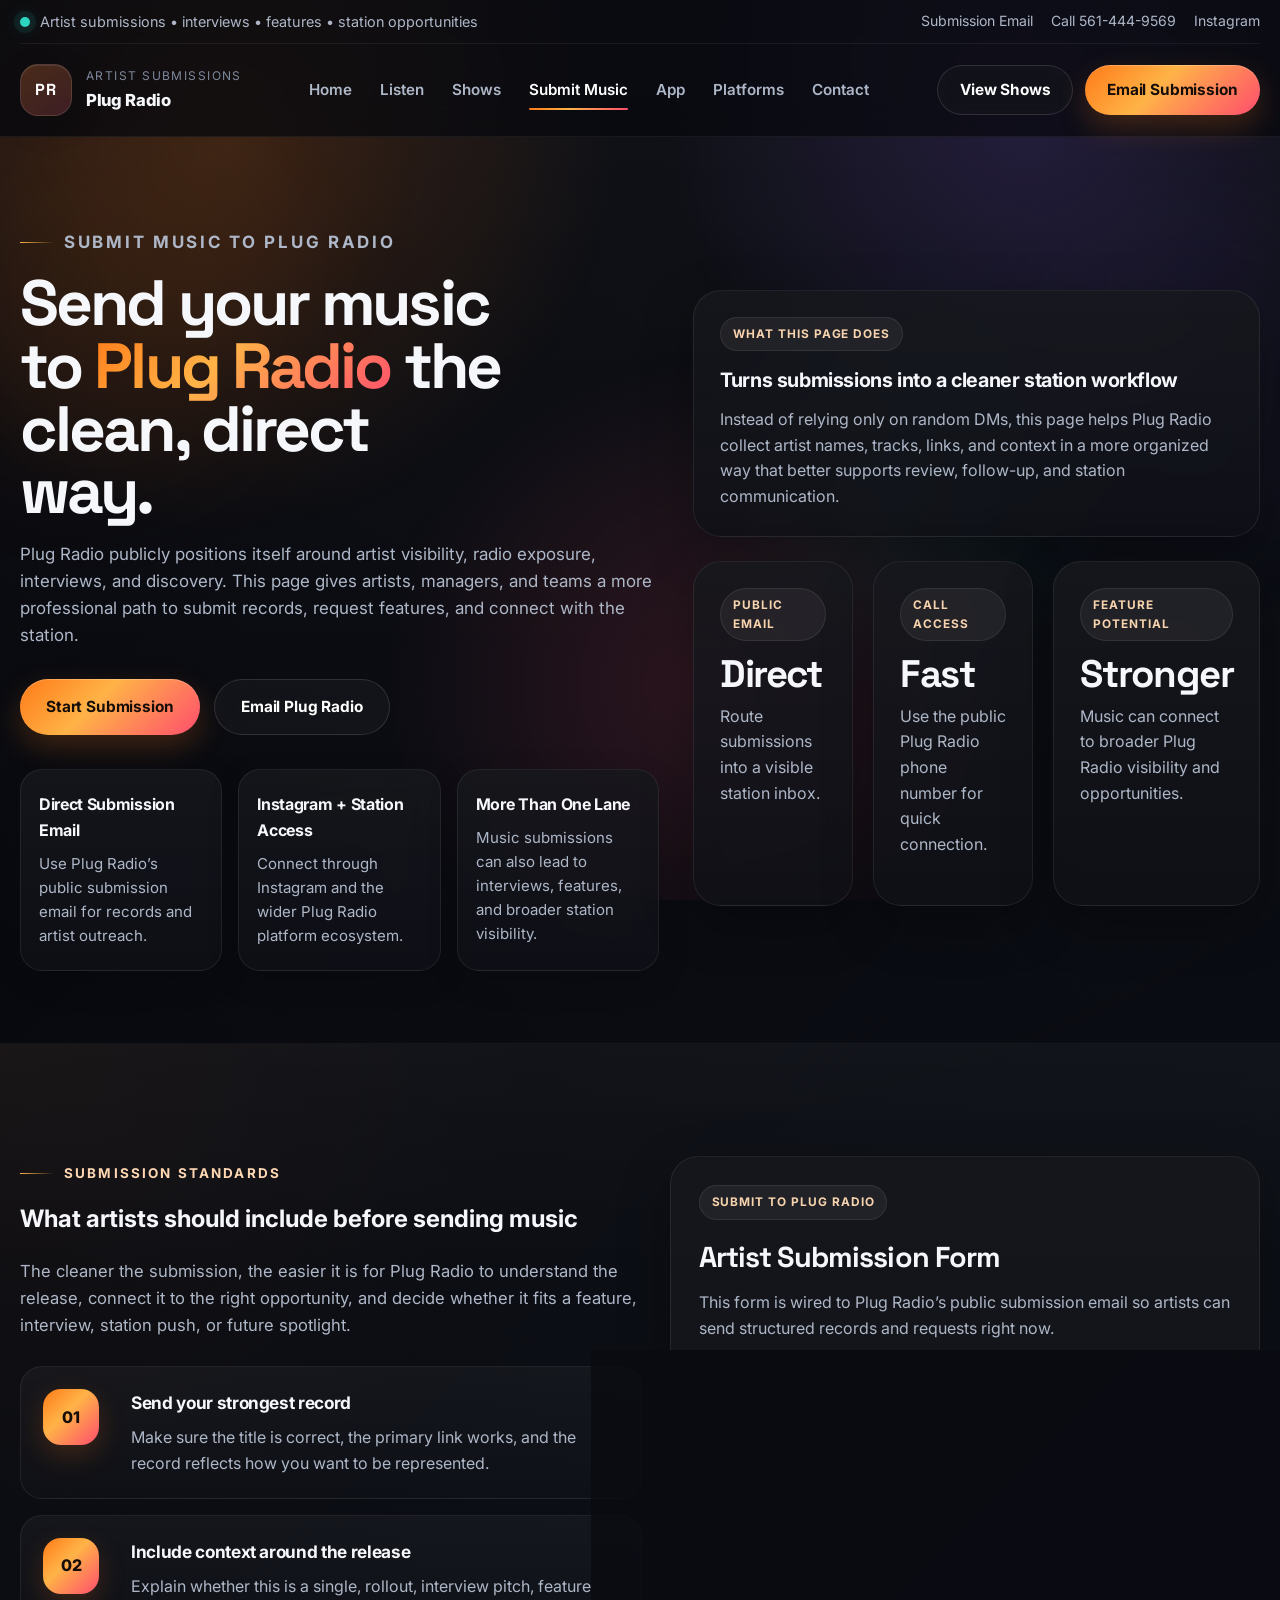
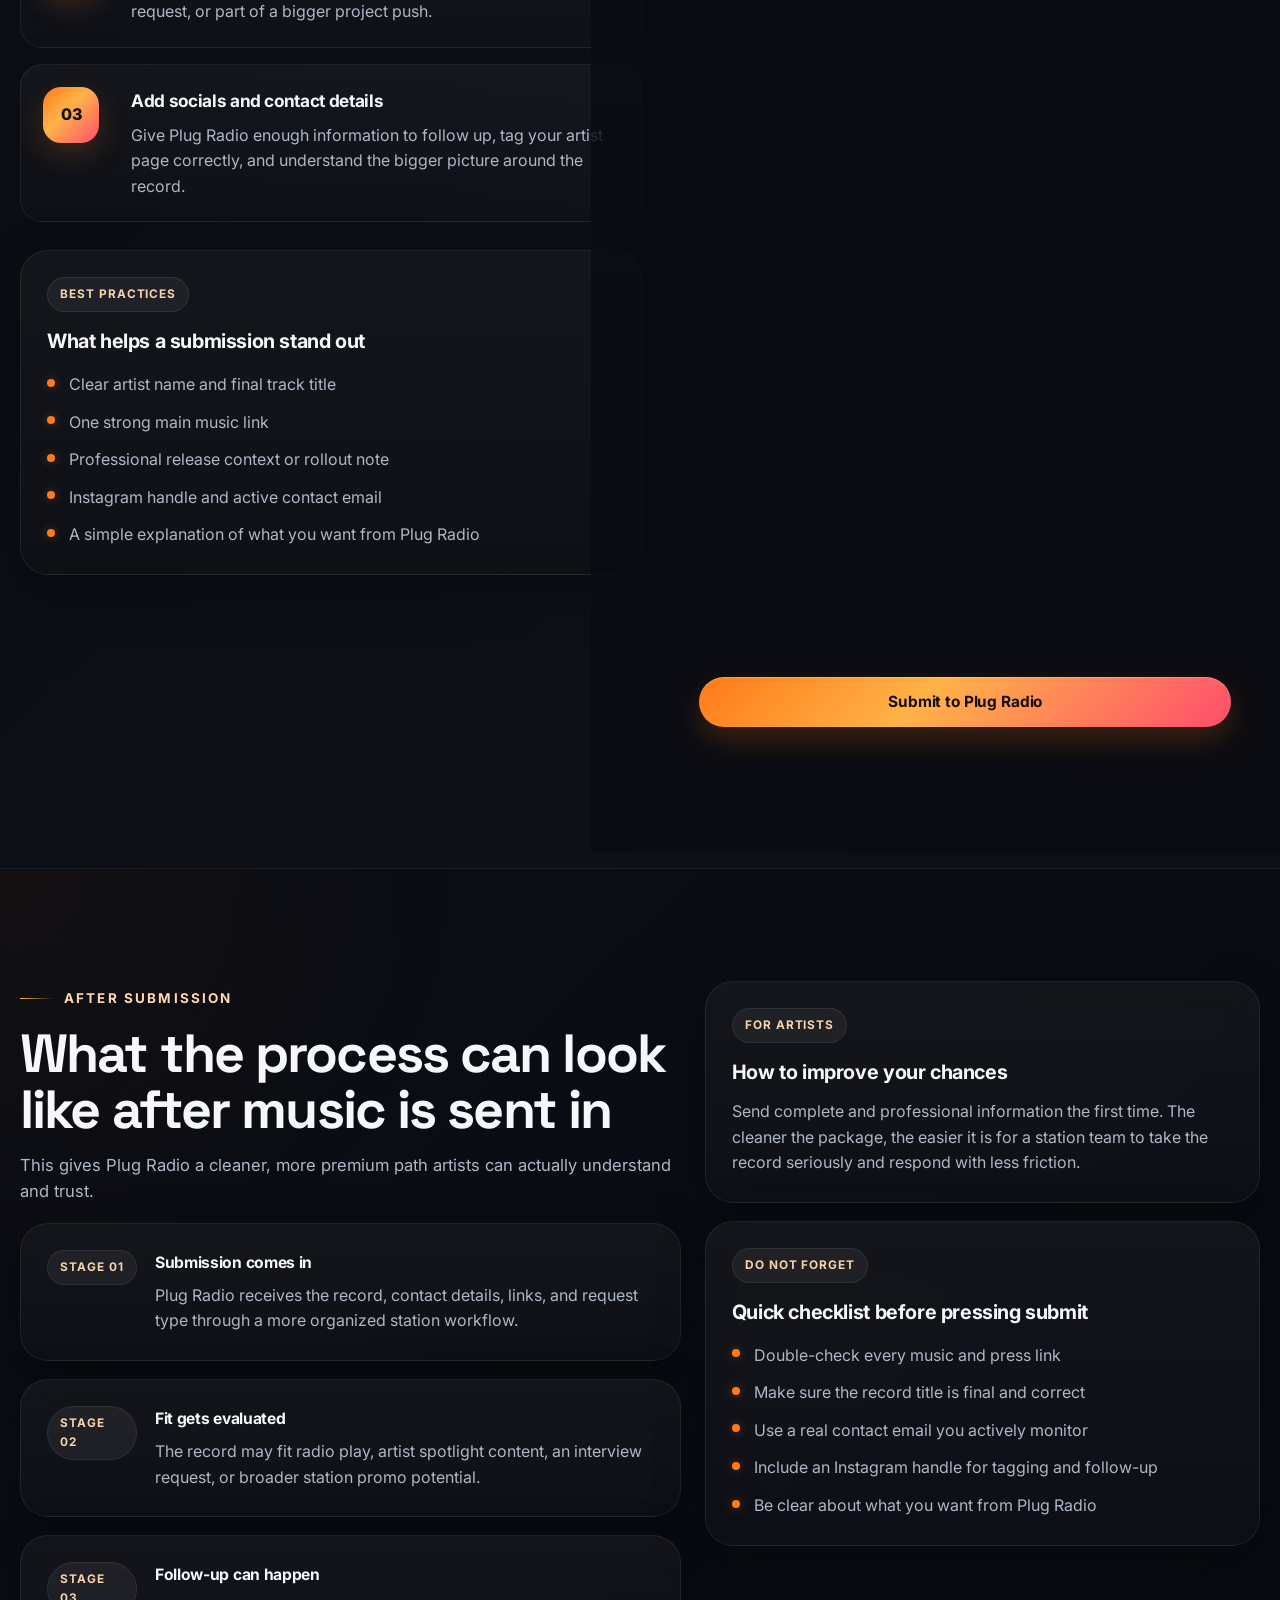
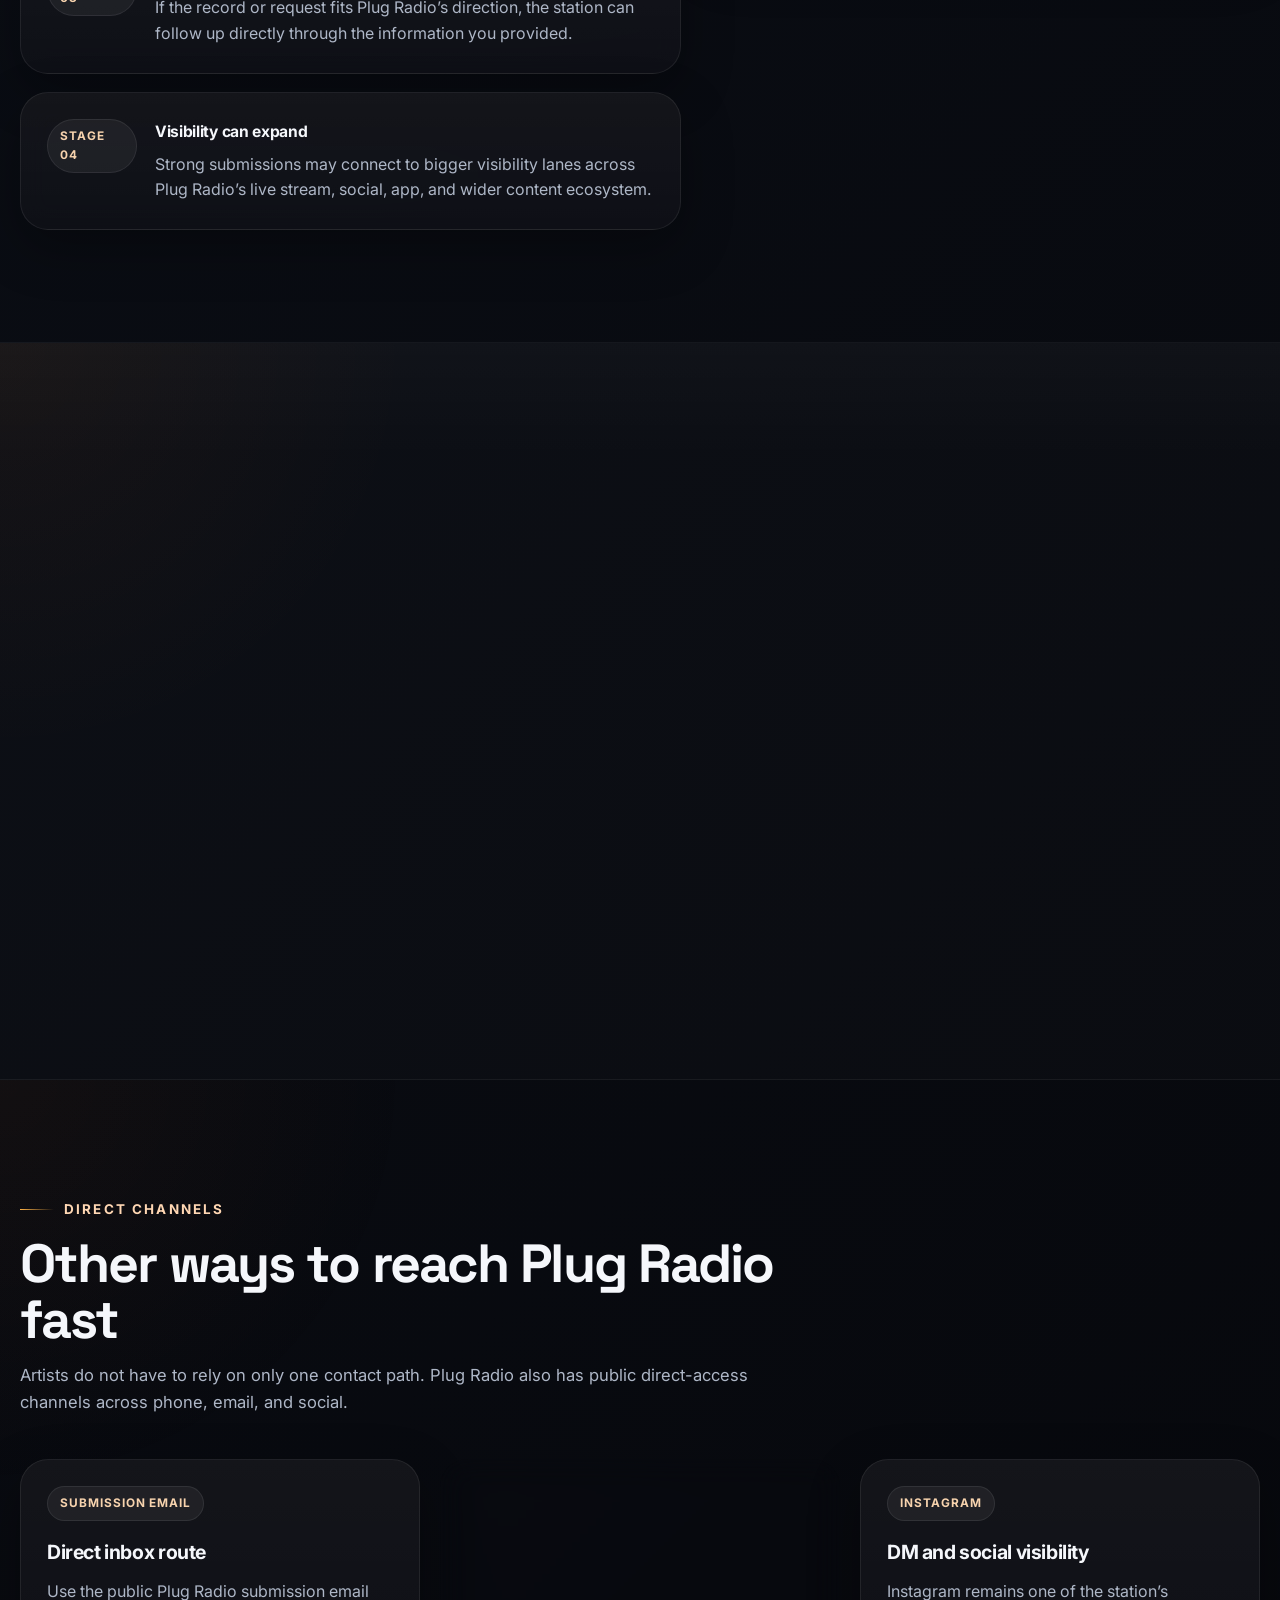
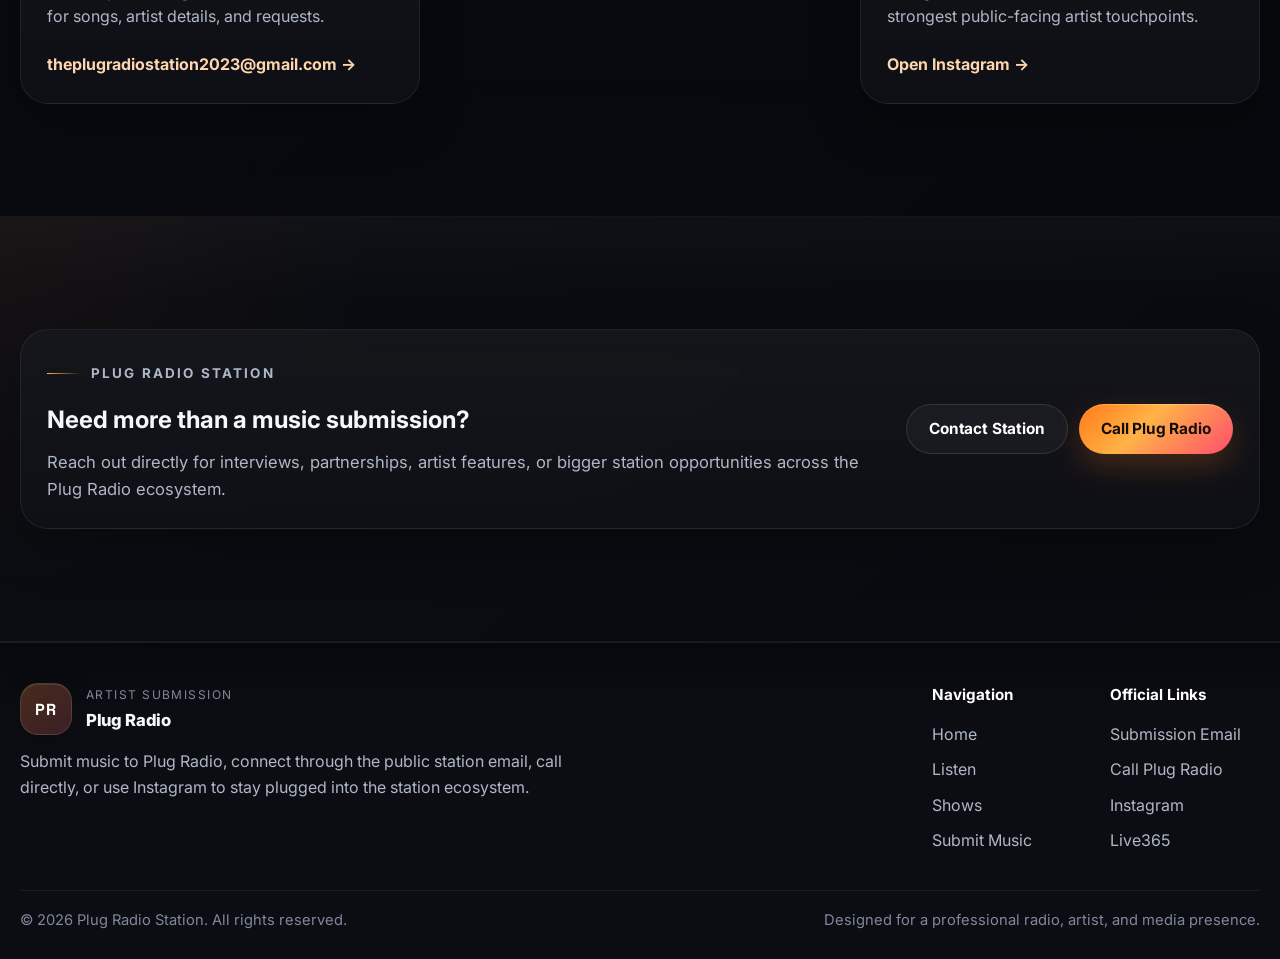
<file: pages/submit.html>
<!DOCTYPE html>
<html lang="en">
  <head>
    <meta charset="UTF-8" />
    <meta
      name="viewport"
      content="width=device-width, initial-scale=1.0, viewport-fit=cover"
    />

    <title>
      Submit Music to Plug Radio | Artist Submission, Features & Interview Requests
    </title>

    <meta
      name="description"
      content="Submit your music to Plug Radio for artist spotlight consideration, radio exposure, interview requests, and station opportunities. Send records directly through Plug Radio’s public submission channels."
    />
    <meta
      name="keywords"
      content="submit music to Plug Radio, Plug Radio submissions, artist submission, Plug Radio Station, radio feature request, interview request, music promotion, Plug Radio email"
    />
    <meta name="theme-color" content="#09090d" />
    <meta name="robots" content="index, follow" />
    <meta name="author" content="Plug Radio Station" />

    <!-- Replace with your real domain when live -->
    <link rel="canonical" href="https://yourdomain.com/pages/submit.html" />

    <!-- Open Graph -->
    <meta
      property="og:title"
      content="Submit Music to Plug Radio | Artist Submission, Features & Interview Requests"
    />
    <meta
      property="og:description"
      content="Send your music, artist details, and feature requests to Plug Radio for review, interviews, and station opportunities."
    />
    <meta property="og:type" content="website" />
    <meta property="og:site_name" content="Plug Radio Station" />
    <meta property="og:url" content="https://yourdomain.com/pages/submit.html" />
    <meta property="og:image" content="../assets/images/og-plug-radio.jpg" />

    <!-- Twitter -->
    <meta name="twitter:card" content="summary_large_image" />
    <meta
      name="twitter:title"
      content="Submit Music to Plug Radio | Artist Submission, Features & Interview Requests"
    />
    <meta
      name="twitter:description"
      content="Submit records, artist details, and station feature requests directly to Plug Radio."
    />
    <meta name="twitter:image" content="../assets/images/og-plug-radio.jpg" />

    <!-- Fonts -->
    <link rel="preconnect" href="https://fonts.googleapis.com" />
    <link rel="preconnect" href="https://fonts.gstatic.com" crossorigin />
    <link
      href="https://fonts.googleapis.com/css2?family=Inter:wght@400;500;600;700;800;900&family=Space+Grotesk:wght@500;700&display=swap"
      rel="stylesheet"
    />

    <link rel="stylesheet" href="../style.css" />

    <noscript>
      <style>
        .reveal {
          opacity: 1 !important;
          transform: none !important;
        }
      </style>
    </noscript>
  </head>

  <body>
    <a class="skip-link" href="#main-content">Skip to content</a>

    <div class="site-bg" aria-hidden="true"></div>
    <div class="site-noise" aria-hidden="true"></div>

    <!-- =========================
         HEADER
    ========================== -->
    <header class="site-header">
      <div class="container">
        <div class="topbar">
          <p class="topbar-text">
            <span class="status-dot"></span>
            Artist submissions • interviews • features • station opportunities
          </p>

          <div class="topbar-links">
            <a href="mailto:theplugradiostation2023@gmail.com">
              Submission Email
            </a>
            <a href="tel:+15614449569">Call 561-444-9569</a>
            <a
              href="https://www.instagram.com/plug_radio_station/"
              target="_blank"
              rel="noopener noreferrer"
              aria-label="Visit Plug Radio on Instagram"
            >
              Instagram
            </a>
          </div>
        </div>

        <div class="nav-wrap">
          <a class="brand" href="../index.html" aria-label="Plug Radio Station home">
            <div class="brand-mark" aria-hidden="true">PR</div>
            <div class="brand-copy">
              <span class="brand-eyebrow">Artist Submissions</span>
              <span class="brand-name">Plug Radio</span>
            </div>
          </a>

          <button
            class="nav-toggle"
            type="button"
            aria-expanded="false"
            aria-controls="site-nav"
            aria-label="Toggle navigation"
          >
            <span></span>
            <span></span>
            <span></span>
          </button>

          <nav class="site-nav" id="site-nav" aria-label="Primary navigation">
            <a href="../index.html">Home</a>
            <a href="../index.html#listen">Listen</a>
            <a href="./shows.html">Shows</a>
            <a href="./submit.html">Submit Music</a>
            <a href="./app.html">App</a>
            <a href="../index.html#platforms">Platforms</a>
            <a href="./contact.html">Contact</a>
          </nav>

          <div class="nav-actions">
            <a class="btn btn-outline" href="./shows.html">View Shows</a>
            <a class="btn btn-primary" href="mailto:theplugradiostation2023@gmail.com">
              Email Submission
            </a>
          </div>
        </div>
      </div>
    </header>

    <main id="main-content">
      <!-- =========================
           PAGE HERO
      ========================== -->
      <section class="page-hero section" aria-labelledby="submit-page-title">
        <div class="container page-hero-grid">
          <div class="page-hero-copy reveal">
            <p class="eyebrow">Submit Music to Plug Radio</p>

            <h1 id="submit-page-title">
              Send your music to
              <span class="text-gradient">Plug Radio</span>
              the clean, direct way.
            </h1>

            <p>
              Plug Radio publicly positions itself around artist visibility,
              radio exposure, interviews, and discovery. This page gives artists,
              managers, and teams a more professional path to submit records,
              request features, and connect with the station.
            </p>

            <div class="hero-actions">
              <a class="btn btn-primary btn-lg" href="#submission-form">
                Start Submission
              </a>
              <a class="btn btn-outline btn-lg" href="mailto:theplugradiostation2023@gmail.com">
                Email Plug Radio
              </a>
            </div>

            <div class="hero-proof">
              <div class="proof-card">
                <strong>Direct Submission Email</strong>
                <span>
                  Use Plug Radio’s public submission email for records and artist outreach.
                </span>
              </div>

              <div class="proof-card">
                <strong>Instagram + Station Access</strong>
                <span>
                  Connect through Instagram and the wider Plug Radio platform ecosystem.
                </span>
              </div>

              <div class="proof-card">
                <strong>More Than One Lane</strong>
                <span>
                  Music submissions can also lead to interviews, features, and broader station visibility.
                </span>
              </div>
            </div>
          </div>

          <div class="page-shell reveal">
            <article class="page-card">
              <span class="panel-kicker">What This Page Does</span>
              <h3>Turns submissions into a cleaner station workflow</h3>
              <p>
                Instead of relying only on random DMs, this page helps Plug Radio
                collect artist names, tracks, links, and context in a more
                organized way that better supports review, follow-up, and station communication.
              </p>
            </article>

            <div class="stat-grid">
              <article class="stat-card">
                <span class="stat-label">Public Email</span>
                <strong>Direct</strong>
                <p>Route submissions into a visible station inbox.</p>
              </article>

              <article class="stat-card">
                <span class="stat-label">Call Access</span>
                <strong>Fast</strong>
                <p>Use the public Plug Radio phone number for quick connection.</p>
              </article>

              <article class="stat-card">
                <span class="stat-label">Feature Potential</span>
                <strong>Stronger</strong>
                <p>Music can connect to broader Plug Radio visibility and opportunities.</p>
              </article>
            </div>
          </div>
        </div>
      </section>

      <!-- =========================
           SUBMISSION FORM + GUIDE
      ========================== -->
      <section class="section section-dark" aria-labelledby="submission-form-title">
        <div class="container submit-grid">
          <div class="submit-copy reveal">
            <p class="eyebrow">Submission Standards</p>
            <h2 id="submission-form-title">
              What artists should include before sending music
            </h2>
            <p class="section-text">
              The cleaner the submission, the easier it is for Plug Radio to
              understand the release, connect it to the right opportunity, and
              decide whether it fits a feature, interview, station push, or future spotlight.
            </p>

            <div class="submit-steps">
              <article class="step-card">
                <span class="step-number">01</span>
                <div>
                  <h3>Send your strongest record</h3>
                  <p>
                    Make sure the title is correct, the primary link works, and
                    the record reflects how you want to be represented.
                  </p>
                </div>
              </article>

              <article class="step-card">
                <span class="step-number">02</span>
                <div>
                  <h3>Include context around the release</h3>
                  <p>
                    Explain whether this is a single, rollout, interview pitch,
                    feature request, or part of a bigger project push.
                  </p>
                </div>
              </article>

              <article class="step-card">
                <span class="step-number">03</span>
                <div>
                  <h3>Add socials and contact details</h3>
                  <p>
                    Give Plug Radio enough information to follow up, tag your
                    artist page correctly, and understand the bigger picture around the record.
                  </p>
                </div>
              </article>
            </div>

            <div class="page-stack" style="margin-top: 28px;">
              <article class="list-card">
                <span class="info-kicker">Best Practices</span>
                <h3>What helps a submission stand out</h3>
                <ul>
                  <li>Clear artist name and final track title</li>
                  <li>One strong main music link</li>
                  <li>Professional release context or rollout note</li>
                  <li>Instagram handle and active contact email</li>
                  <li>A simple explanation of what you want from Plug Radio</li>
                </ul>
              </article>
            </div>
          </div>

          <div class="form-shell reveal" id="submission-form">
            <div class="form-card-head">
              <span class="info-kicker">Submit To Plug Radio</span>
              <h3>Artist Submission Form</h3>
              <p>
                This form is wired to Plug Radio’s public submission email so
                artists can send structured records and requests right now.
              </p>
            </div>

            <form
              class="submit-form"
              action="https://formsubmit.co/theplugradiostation2023@gmail.com"
              method="POST"
            >
              <input
                type="hidden"
                name="_subject"
                value="New Plug Radio artist submission"
              />
              <input type="hidden" name="_captcha" value="false" />
              <input type="hidden" name="_template" value="table" />

              <div class="field-grid">
                <div class="field">
                  <label for="artist-name">Artist Name</label>
                  <input
                    type="text"
                    id="artist-name"
                    name="artist_name"
                    placeholder="Artist or stage name"
                    required
                  />
                </div>

                <div class="field">
                  <label for="track-title">Track Title</label>
                  <input
                    type="text"
                    id="track-title"
                    name="track_title"
                    placeholder="Song title"
                    required
                  />
                </div>
              </div>

              <div class="field-grid">
                <div class="field">
                  <label for="email">Email Address</label>
                  <input
                    type="email"
                    id="email"
                    name="email"
                    placeholder="you@example.com"
                    required
                  />
                </div>

                <div class="field">
                  <label for="phone">Phone Number</label>
                  <input
                    type="tel"
                    id="phone"
                    name="phone"
                    placeholder="Your phone number"
                  />
                </div>
              </div>

              <div class="field-grid">
                <div class="field">
                  <label for="instagram">Instagram</label>
                  <input
                    type="text"
                    id="instagram"
                    name="instagram"
                    placeholder="@yourhandle"
                  />
                </div>

                <div class="field">
                  <label for="request-type">Submission Type</label>
                  <select id="request-type" name="submission_type" required>
                    <option value="" selected disabled>Select one</option>
                    <option value="music-review">Music Review</option>
                    <option value="artist-feature">Artist Feature</option>
                    <option value="interview-request">Interview Request</option>
                    <option value="promo-opportunity">Promo Opportunity</option>
                    <option value="general-submission">General Submission</option>
                  </select>
                </div>
              </div>

              <div class="field-grid">
                <div class="field">
                  <label for="music-link">Music Link</label>
                  <input
                    type="url"
                    id="music-link"
                    name="music_link"
                    placeholder="Spotify, SoundCloud, YouTube, Dropbox, etc."
                    required
                  />
                </div>

                <div class="field">
                  <label for="press-link">Press / EPK / Website</label>
                  <input
                    type="url"
                    id="press-link"
                    name="press_link"
                    placeholder="Optional press kit or website link"
                  />
                </div>
              </div>

              <div class="field-grid">
                <div class="field">
                  <label for="release-date">Release Date</label>
                  <input
                    type="date"
                    id="release-date"
                    name="release_date"
                  />
                </div>

                <div class="field">
                  <label for="city">City / Market</label>
                  <input
                    type="text"
                    id="city"
                    name="city_market"
                    placeholder="City, state, or main market"
                  />
                </div>
              </div>

              <div class="field">
                <label for="about-record">About This Record</label>
                <textarea
                  id="about-record"
                  name="about_record"
                  rows="5"
                  placeholder="Tell Plug Radio about the record, the sound, the rollout, and why this submission matters."
                  required
                ></textarea>
              </div>

              <div class="field">
                <label for="feature-request">What Are You Requesting?</label>
                <textarea
                  id="feature-request"
                  name="feature_request"
                  rows="4"
                  placeholder="Explain whether you want radio play, a spotlight, an interview, promo support, or another station opportunity."
                ></textarea>
              </div>

              <button class="btn btn-primary btn-block" type="submit">
                Submit to Plug Radio
              </button>
            </form>
          </div>
        </div>
      </section>

      <!-- =========================
           WHAT HAPPENS NEXT
      ========================== -->
      <section class="section" aria-labelledby="next-steps-title">
        <div class="container page-columns">
          <div class="page-stack reveal">
            <div class="section-heading" style="margin-bottom: 0;">
              <p class="eyebrow">After Submission</p>
              <h2 id="next-steps-title">
                What the process can look like after music is sent in
              </h2>
              <p class="section-text">
                This gives Plug Radio a cleaner, more premium path artists can
                actually understand and trust.
              </p>
            </div>

            <div class="timeline">
              <article class="timeline-item">
                <span class="timeline-label">Stage 01</span>
                <div>
                  <strong>Submission comes in</strong>
                  <p>
                    Plug Radio receives the record, contact details, links, and
                    request type through a more organized station workflow.
                  </p>
                </div>
              </article>

              <article class="timeline-item">
                <span class="timeline-label">Stage 02</span>
                <div>
                  <strong>Fit gets evaluated</strong>
                  <p>
                    The record may fit radio play, artist spotlight content,
                    an interview request, or broader station promo potential.
                  </p>
                </div>
              </article>

              <article class="timeline-item">
                <span class="timeline-label">Stage 03</span>
                <div>
                  <strong>Follow-up can happen</strong>
                  <p>
                    If the record or request fits Plug Radio’s direction, the
                    station can follow up directly through the information you provided.
                  </p>
                </div>
              </article>

              <article class="timeline-item">
                <span class="timeline-label">Stage 04</span>
                <div>
                  <strong>Visibility can expand</strong>
                  <p>
                    Strong submissions may connect to bigger visibility lanes
                    across Plug Radio’s live stream, social, app, and wider content ecosystem.
                  </p>
                </div>
              </article>
            </div>
          </div>

          <div class="page-stack reveal">
            <article class="page-card">
              <span class="info-kicker">For Artists</span>
              <h3>How to improve your chances</h3>
              <p>
                Send complete and professional information the first time. The
                cleaner the package, the easier it is for a station team to take
                the record seriously and respond with less friction.
              </p>
            </article>

            <article class="list-card">
              <span class="info-kicker">Do Not Forget</span>
              <h3>Quick checklist before pressing submit</h3>
              <ul>
                <li>Double-check every music and press link</li>
                <li>Make sure the record title is final and correct</li>
                <li>Use a real contact email you actively monitor</li>
                <li>Include an Instagram handle for tagging and follow-up</li>
                <li>Be clear about what you want from Plug Radio</li>
              </ul>
            </article>
          </div>
        </div>
      </section>

      <!-- =========================
           OPPORTUNITY TYPES
      ========================== -->
      <section class="section section-dark" aria-labelledby="opportunities-title">
        <div class="container">
          <div class="section-heading reveal">
            <p class="eyebrow">Plug Radio Opportunities</p>
            <h2 id="opportunities-title">
              Different ways Plug Radio can work with artists
            </h2>
            <p class="section-text">
              Not every submission has to stop at one record. Plug Radio can
              create broader lanes for artist visibility, conversation, and platform connection.
            </p>
          </div>

          <div class="detail-grid">
            <article class="detail-card reveal">
              <span class="info-kicker">Spotlight</span>
              <h3>Featured artist visibility</h3>
              <p>
                Artists can be positioned through stronger spotlight content
                instead of one-off passive mentions.
              </p>
            </article>

            <article class="detail-card reveal">
              <span class="info-kicker">Interview</span>
              <h3>Conversation-driven exposure</h3>
              <p>
                Plug Radio can also support artists through guest conversations
                and interview-style station content.
              </p>
            </article>

            <article class="detail-card reveal">
              <span class="info-kicker">Promo Support</span>
              <h3>More than one lane of visibility</h3>
              <p>
                Strong records can connect to Plug Radio’s wider ecosystem
                through station promotion, platform visibility, and content extensions.
              </p>
            </article>
          </div>
        </div>
      </section>

      <!-- =========================
           DIRECT CHANNELS
      ========================== -->
      <section class="section" aria-labelledby="direct-channels-title">
        <div class="container">
          <div class="section-heading reveal">
            <p class="eyebrow">Direct Channels</p>
            <h2 id="direct-channels-title">Other ways to reach Plug Radio fast</h2>
            <p class="section-text">
              Artists do not have to rely on only one contact path. Plug Radio
              also has public direct-access channels across phone, email, and social.
            </p>
          </div>

          <div class="detail-grid">
            <article class="detail-card reveal">
              <span class="info-kicker">Submission Email</span>
              <h3>Direct inbox route</h3>
              <p>
                Use the public Plug Radio submission email for songs, artist details, and requests.
              </p>
              <a class="text-link" href="mailto:theplugradiostation2023@gmail.com">
                theplugradiostation2023@gmail.com →
              </a>
            </article>

            <article class="detail-card reveal">
              <span class="info-kicker">Phone</span>
              <h3>Fast station connection</h3>
              <p>
                Call Plug Radio directly for quicker outreach and station conversation.
              </p>
              <a class="text-link" href="tel:+15614449569">
                561-444-9569 →
              </a>
            </article>

            <article class="detail-card reveal">
              <span class="info-kicker">Instagram</span>
              <h3>DM and social visibility</h3>
              <p>
                Instagram remains one of the station’s strongest public-facing artist touchpoints.
              </p>
              <a
                class="text-link"
                href="https://www.instagram.com/plug_radio_station/"
                target="_blank"
                rel="noopener noreferrer"
              >
                Open Instagram →
              </a>
            </article>
          </div>
        </div>
      </section>

      <!-- =========================
           CTA BAND
      ========================== -->
      <section class="section section-dark" aria-labelledby="submit-cta-title">
        <div class="container">
          <div class="cta-band reveal">
            <div>
              <p class="eyebrow">Plug Radio Station</p>
              <h2 id="submit-cta-title" style="margin-bottom: 10px;">
                Need more than a music submission?
              </h2>
              <p class="section-text" style="margin: 0;">
                Reach out directly for interviews, partnerships, artist features,
                or bigger station opportunities across the Plug Radio ecosystem.
              </p>
            </div>

            <div class="cta-band-actions">
              <a class="btn btn-outline" href="./contact.html">Contact Station</a>
              <a class="btn btn-primary" href="tel:+15614449569">Call Plug Radio</a>
            </div>
          </div>
        </div>
      </section>
    </main>

    <!-- =========================
         FOOTER
    ========================== -->
    <footer class="site-footer">
      <div class="container footer-grid">
        <div class="footer-brand">
          <a class="brand brand-footer" href="../index.html">
            <div class="brand-mark" aria-hidden="true">PR</div>
            <div class="brand-copy">
              <span class="brand-eyebrow">Artist Submission</span>
              <span class="brand-name">Plug Radio</span>
            </div>
          </a>

          <p>
            Submit music to Plug Radio, connect through the public station email,
            call directly, or use Instagram to stay plugged into the station ecosystem.
          </p>
        </div>

        <div class="footer-links">
          <div>
            <h4>Navigation</h4>
            <a href="../index.html">Home</a>
            <a href="../index.html#listen">Listen</a>
            <a href="./shows.html">Shows</a>
            <a href="./submit.html">Submit Music</a>
          </div>

          <div>
            <h4>Official Links</h4>
            <a href="mailto:theplugradiostation2023@gmail.com">Submission Email</a>
            <a href="tel:+15614449569">Call Plug Radio</a>
            <a
              href="https://www.instagram.com/plug_radio_station/"
              target="_blank"
              rel="noopener noreferrer"
            >
              Instagram
            </a>
            <a
              href="https://live365.com/station/Plug-Radio-a37141"
              target="_blank"
              rel="noopener noreferrer"
            >
              Live365
            </a>
          </div>
        </div>
      </div>

      <div class="container footer-bottom">
        <p>© <span id="year"></span> Plug Radio Station. All rights reserved.</p>
        <p>Designed for a professional radio, artist, and media presence.</p>
      </div>
    </footer>

    <script src="../script.js" defer></script>
  </body>
</html>
</file>
<file: style.css>
/* =========================================
   PLUG RADIO STATION — ELITE WEBSITE STYLES
   File: style.css
   Role: Premium radio station multi-page styling
========================================= */

:root {
  --bg: #04050a;
  --bg-soft: #0a0d14;
  --bg-elevated: #111622;
  --bg-deep: #06080e;
  --bg-card: rgba(12, 15, 24, 0.84);

  --panel: rgba(15, 18, 28, 0.8);
  --panel-strong: rgba(12, 15, 24, 0.94);
  --panel-light: rgba(255, 255, 255, 0.04);

  --line: rgba(255, 255, 255, 0.09);
  --line-strong: rgba(255, 255, 255, 0.16);
  --line-soft: rgba(255, 255, 255, 0.05);

  --text: #f5f7fb;
  --text-soft: #dde4f1;
  --muted: #aeb7c7;
  --muted-2: #7e889c;

  --primary: #ff7a18;
  --primary-2: #ffb347;
  --accent: #ff4d6d;
  --accent-2: #8b5cf6;
  --success: #2dd4bf;
  --warning: #fbbf24;

  --shadow-lg: 0 28px 88px rgba(0, 0, 0, 0.48);
  --shadow-md: 0 18px 52px rgba(0, 0, 0, 0.3);
  --shadow-sm: 0 10px 30px rgba(0, 0, 0, 0.18);
  --shadow-glow:
    0 0 0 1px rgba(255, 255, 255, 0.02),
    0 18px 45px rgba(0, 0, 0, 0.3);

  --radius-2xl: 36px;
  --radius-xl: 28px;
  --radius-lg: 22px;
  --radius-md: 16px;
  --radius-sm: 12px;

  --container: 1240px;
  --header-height: 92px;
  --section-space: 112px;

  --gradient-main: linear-gradient(
    135deg,
    rgba(255, 122, 24, 1) 0%,
    rgba(255, 179, 71, 1) 42%,
    rgba(255, 77, 109, 1) 100%
  );

  --gradient-main-soft: linear-gradient(
    135deg,
    rgba(255, 122, 24, 0.18) 0%,
    rgba(255, 179, 71, 0.12) 42%,
    rgba(255, 77, 109, 0.16) 100%
  );

  --gradient-border: linear-gradient(
    135deg,
    rgba(255, 179, 71, 0.55),
    rgba(255, 77, 109, 0.4),
    rgba(139, 92, 246, 0.3)
  );

  --gradient-glow:
    radial-gradient(circle at 18% 16%, rgba(255, 122, 24, 0.18), transparent 30%),
    radial-gradient(circle at 80% 14%, rgba(139, 92, 246, 0.16), transparent 28%),
    radial-gradient(circle at 55% 76%, rgba(255, 77, 109, 0.14), transparent 34%),
    radial-gradient(circle at 70% 54%, rgba(45, 212, 191, 0.08), transparent 22%);

  --font-body:
    "Inter",
    system-ui,
    -apple-system,
    BlinkMacSystemFont,
    "Segoe UI",
    sans-serif;
  --font-display:
    "Space Grotesk",
    "Inter",
    system-ui,
    sans-serif;
}

/* =========================
   RESET / BASE
========================= */

*,
*::before,
*::after {
  box-sizing: border-box;
}

html {
  scroll-behavior: smooth;
}

body {
  margin: 0;
  min-width: 320px;
  font-family: var(--font-body);
  color: var(--text);
  line-height: 1.6;
  overflow-x: hidden;
  text-rendering: optimizeLegibility;
  -webkit-font-smoothing: antialiased;
  background:
    linear-gradient(180deg, rgba(255, 255, 255, 0.015), transparent 18%),
    radial-gradient(circle at top center, rgba(255, 255, 255, 0.025), transparent 26%),
    linear-gradient(135deg, #05060b 0%, #0a0d14 42%, #06070b 100%);
}

body.nav-open {
  overflow: hidden;
}

img,
svg,
video,
canvas,
audio,
iframe {
  display: block;
  max-width: 100%;
}

a {
  color: inherit;
  text-decoration: none;
}

button,
input,
textarea,
select {
  font: inherit;
}

button {
  border: 0;
  background: transparent;
  cursor: pointer;
}

input,
textarea,
select {
  outline: none;
}

ul {
  margin: 0;
  padding: 0;
  list-style: none;
}

h1,
h2,
h3,
h4,
p {
  margin-top: 0;
}

p:last-child,
ul:last-child {
  margin-bottom: 0;
}

::selection {
  background: rgba(255, 122, 24, 0.28);
  color: #fff;
}

a:focus-visible,
button:focus-visible,
input:focus-visible,
textarea:focus-visible,
select:focus-visible,
iframe:focus-visible {
  outline: 2px solid rgba(255, 179, 71, 0.92);
  outline-offset: 3px;
}

::-webkit-scrollbar {
  width: 12px;
}

::-webkit-scrollbar-track {
  background: rgba(255, 255, 255, 0.03);
}

::-webkit-scrollbar-thumb {
  background: linear-gradient(
    180deg,
    rgba(255, 122, 24, 0.82),
    rgba(255, 77, 109, 0.72)
  );
  border-radius: 999px;
  border: 2px solid transparent;
  background-clip: padding-box;
}

/* =========================
   KEYFRAMES
========================= */

@keyframes radioPulse {
  0%,
  100% {
    transform: scaleY(0.72);
    opacity: 0.72;
  }
  50% {
    transform: scaleY(1.08);
    opacity: 1;
  }
}

@keyframes glowBreath {
  0%,
  100% {
    box-shadow:
      0 0 0 0 rgba(255, 122, 24, 0.18),
      0 10px 30px rgba(0, 0, 0, 0.18);
  }
  50% {
    box-shadow:
      0 0 0 10px rgba(255, 122, 24, 0),
      0 18px 40px rgba(0, 0, 0, 0.28);
  }
}

@keyframes liveBlink {
  0%,
  100% {
    opacity: 1;
    transform: scale(1);
  }
  45% {
    opacity: 0.72;
    transform: scale(0.92);
  }
}

@keyframes orbFloatLeft {
  0%,
  100% {
    transform: translate3d(0, 0, 0) scale(1);
  }
  50% {
    transform: translate3d(34px, -18px, 0) scale(1.06);
  }
}

@keyframes orbFloatRight {
  0%,
  100% {
    transform: translate3d(0, 0, 0) scale(1);
  }
  50% {
    transform: translate3d(-34px, 22px, 0) scale(1.08);
  }
}

@keyframes floatCardA {
  0%,
  100% {
    transform: translateY(0px);
  }
  50% {
    transform: translateY(-10px);
  }
}

@keyframes floatCardB {
  0%,
  100% {
    transform: translateY(0px);
  }
  50% {
    transform: translateY(12px);
  }
}

@keyframes heroPanelGlow {
  0%,
  100% {
    box-shadow:
      0 0 0 1px rgba(255, 255, 255, 0.02),
      0 28px 88px rgba(0, 0, 0, 0.48);
  }
  50% {
    box-shadow:
      0 0 0 1px rgba(255, 179, 71, 0.08),
      0 28px 88px rgba(0, 0, 0, 0.48),
      0 0 80px rgba(255, 122, 24, 0.08);
  }
}

@keyframes shineSweep {
  0% {
    transform: translateX(-135%) skewX(-18deg);
  }
  100% {
    transform: translateX(155%) skewX(-18deg);
  }
}

@keyframes badgePulse {
  0%,
  100% {
    transform: translateY(0);
    box-shadow: 0 0 0 0 rgba(45, 212, 191, 0.18);
  }
  50% {
    transform: translateY(-2px);
    box-shadow: 0 0 0 10px rgba(45, 212, 191, 0);
  }
}

/* =========================
   BACKGROUND EFFECTS
========================= */

.site-bg {
  position: fixed;
  inset: 0;
  z-index: -2;
  pointer-events: none;
  background:
    var(--gradient-glow),
    linear-gradient(180deg, rgba(255, 255, 255, 0.015), transparent 30%);
}

.site-bg::before,
.site-bg::after {
  content: "";
  position: absolute;
  border-radius: 999px;
  filter: blur(70px);
  opacity: 0.35;
}

.site-bg::before {
  width: 360px;
  height: 360px;
  left: -80px;
  top: 120px;
  background: rgba(255, 122, 24, 0.14);
  animation: orbFloatLeft 14s ease-in-out infinite;
}

.site-bg::after {
  width: 320px;
  height: 320px;
  right: -70px;
  top: 220px;
  background: rgba(139, 92, 246, 0.12);
  animation: orbFloatRight 16s ease-in-out infinite;
}

.site-noise {
  position: fixed;
  inset: 0;
  z-index: -1;
  opacity: 0.045;
  pointer-events: none;
  background-image:
    linear-gradient(to right, rgba(255, 255, 255, 0.08) 1px, transparent 1px),
    linear-gradient(to bottom, rgba(255, 255, 255, 0.08) 1px, transparent 1px);
  background-size: 120px 120px;
  mask-image: radial-gradient(circle at center, #000, transparent 90%);
}

/* =========================
   LAYOUT
========================= */

.container {
  width: min(var(--container), calc(100% - 40px));
  margin-inline: auto;
}

.section {
  position: relative;
  padding: var(--section-space) 0;
}

.section > .container,
.page-hero > .container {
  position: relative;
  z-index: 1;
}

.section::before {
  content: "";
  position: absolute;
  inset: 0;
  pointer-events: none;
  opacity: 0.85;
  background:
    radial-gradient(circle at top left, rgba(255, 122, 24, 0.05), transparent 28%);
}

.section-dark {
  background:
    linear-gradient(180deg, rgba(255, 255, 255, 0.02), transparent 16%),
    rgba(255, 255, 255, 0.015);
  border-top: 1px solid rgba(255, 255, 255, 0.035);
  border-bottom: 1px solid rgba(255, 255, 255, 0.035);
}

.section-heading {
  position: relative;
  z-index: 1;
  max-width: 780px;
  margin-bottom: 44px;
}

.section-heading h2 {
  margin-bottom: 14px;
  font-family: var(--font-display);
  font-size: clamp(2rem, 4.2vw, 3.8rem);
  line-height: 1.04;
  letter-spacing: -0.035em;
}

.section-text {
  font-size: 1.04rem;
  color: var(--muted);
}

.page-hero {
  position: relative;
  padding: 88px 0 72px;
}

.page-hero-grid {
  display: grid;
  grid-template-columns: minmax(0, 1.06fr) minmax(320px, 0.94fr);
  gap: 34px;
  align-items: center;
}

.page-hero-copy h1 {
  margin-bottom: 18px;
  font-family: var(--font-display);
  font-size: clamp(2.5rem, 5vw, 4.9rem);
  line-height: 0.98;
  letter-spacing: -0.045em;
  max-width: 12ch;
}

.page-hero-copy p {
  max-width: 64ch;
  color: var(--muted);
  font-size: 1.06rem;
}

.page-shell {
  display: grid;
  gap: 24px;
}

.page-stack {
  display: grid;
  gap: 18px;
}

.page-columns {
  display: grid;
  grid-template-columns: minmax(0, 1fr) minmax(280px, 0.84fr);
  gap: 24px;
  align-items: start;
}

/* =========================
   ACCESSIBILITY
========================= */

.skip-link {
  position: absolute;
  left: 16px;
  top: -60px;
  z-index: 999;
  padding: 12px 16px;
  border-radius: 999px;
  background: #fff;
  color: #111;
  font-weight: 700;
  transition: top 0.2s ease;
}

.skip-link:focus {
  top: 16px;
}

/* =========================
   HEADER
========================= */

.site-header {
  position: sticky;
  top: 0;
  z-index: 50;
  backdrop-filter: blur(18px);
  background: rgba(7, 9, 14, 0.72);
  border-bottom: 1px solid rgba(255, 255, 255, 0.06);
  transition:
    background 0.25s ease,
    border-color 0.25s ease,
    box-shadow 0.25s ease,
    transform 0.25s ease;
}

.site-header.is-scrolled {
  background: rgba(7, 9, 14, 0.92);
  border-bottom-color: rgba(255, 255, 255, 0.08);
  box-shadow: 0 18px 40px rgba(0, 0, 0, 0.28);
}

.topbar {
  display: flex;
  align-items: center;
  justify-content: space-between;
  gap: 20px;
  min-height: 42px;
  padding: 10px 0;
  border-bottom: 1px solid rgba(255, 255, 255, 0.06);
}

.topbar-text {
  display: flex;
  align-items: center;
  gap: 10px;
  margin: 0;
  color: var(--muted);
  font-size: 0.9rem;
}

.status-dot,
.signal-dot {
  width: 10px;
  height: 10px;
  border-radius: 999px;
  background: var(--success);
  box-shadow:
    0 0 0 6px rgba(45, 212, 191, 0.08),
    0 0 18px rgba(45, 212, 191, 0.42);
  flex: 0 0 auto;
}

.topbar-links {
  display: flex;
  align-items: center;
  gap: 18px;
  flex-wrap: wrap;
}

.topbar-links a {
  color: var(--muted);
  font-size: 0.88rem;
  transition: color 0.2s ease, transform 0.2s ease;
}

.topbar-links a:hover {
  color: #fff;
  transform: translateY(-1px);
}

.nav-wrap {
  min-height: var(--header-height);
  display: grid;
  grid-template-columns: auto 1fr auto;
  align-items: center;
  gap: 24px;
}

.brand {
  display: inline-flex;
  align-items: center;
  gap: 14px;
}

.brand-mark {
  width: 52px;
  height: 52px;
  border-radius: 18px;
  display: grid;
  place-items: center;
  font-family: var(--font-display);
  font-weight: 800;
  font-size: 1rem;
  color: #fff;
  letter-spacing: 0.08em;
  background:
    linear-gradient(145deg, rgba(255, 122, 24, 0.22), rgba(255, 77, 109, 0.16)),
    rgba(255, 255, 255, 0.04);
  border: 1px solid rgba(255, 255, 255, 0.11);
  box-shadow:
    inset 0 1px 0 rgba(255, 255, 255, 0.09),
    var(--shadow-sm);
  animation: glowBreath 4.2s ease-in-out infinite;
}

.brand-copy {
  display: flex;
  flex-direction: column;
  gap: 2px;
}

.brand-eyebrow {
  color: var(--muted-2);
  font-size: 0.75rem;
  letter-spacing: 0.12em;
  text-transform: uppercase;
}

.brand-name {
  font-weight: 800;
  letter-spacing: -0.02em;
  font-size: 1.04rem;
}

.site-nav {
  display: flex;
  justify-content: center;
  gap: 28px;
  flex-wrap: wrap;
}

.site-nav a {
  position: relative;
  color: var(--muted);
  font-weight: 600;
  font-size: 0.95rem;
  transition: color 0.2s ease;
}

.site-nav a::after {
  content: "";
  position: absolute;
  left: 0;
  bottom: -8px;
  width: 100%;
  height: 2px;
  border-radius: 999px;
  background: var(--gradient-main);
  transform: scaleX(0);
  transform-origin: center;
  transition: transform 0.25s ease;
}

.site-nav a:hover,
.site-nav a.is-active,
.site-nav a[aria-current="page"] {
  color: #fff;
}

.site-nav a:hover::after,
.site-nav a.is-active::after,
.site-nav a[aria-current="page"]::after {
  transform: scaleX(1);
}

.nav-actions {
  display: flex;
  align-items: center;
  gap: 12px;
}

.nav-toggle {
  display: none;
  width: 52px;
  height: 52px;
  border-radius: 16px;
  align-items: center;
  justify-content: center;
  flex-direction: column;
  gap: 5px;
  border: 1px solid var(--line);
  background: rgba(255, 255, 255, 0.035);
}

.nav-toggle span {
  width: 22px;
  height: 2px;
  border-radius: 999px;
  background: #fff;
  transition: transform 0.25s ease, opacity 0.25s ease;
}

.nav-toggle.is-active span:nth-child(1) {
  transform: translateY(7px) rotate(45deg);
}

.nav-toggle.is-active span:nth-child(2) {
  opacity: 0;
}

.nav-toggle.is-active span:nth-child(3) {
  transform: translateY(-7px) rotate(-45deg);
}

/* =========================
   TYPOGRAPHY / BUTTONS / TAGS
========================= */

.eyebrow {
  display: inline-flex;
  align-items: center;
  gap: 10px;
  margin-bottom: 16px;
  color: #ffd7b3;
  font-size: 0.84rem;
  font-weight: 700;
  letter-spacing: 0.16em;
  text-transform: uppercase;
}

.eyebrow::before {
  content: "";
  width: 34px;
  height: 1px;
  background: linear-gradient(90deg, rgba(255, 179, 71, 1), transparent);
}

.text-gradient {
  background: var(--gradient-main);
  -webkit-background-clip: text;
  background-clip: text;
  color: transparent;
}

.btn {
  position: relative;
  display: inline-flex;
  align-items: center;
  justify-content: center;
  gap: 10px;
  min-height: 50px;
  padding: 0 22px;
  border-radius: 999px;
  font-weight: 700;
  font-size: 0.96rem;
  letter-spacing: -0.01em;
  transition:
    transform 0.2s ease,
    box-shadow 0.24s ease,
    border-color 0.24s ease,
    background 0.24s ease,
    color 0.24s ease,
    filter 0.24s ease;
  will-change: transform;
  overflow: hidden;
}

.btn::before {
  content: "";
  position: absolute;
  inset: 0;
  transform: translateX(-110%);
  background: linear-gradient(
    120deg,
    transparent 0%,
    rgba(255, 255, 255, 0.09) 50%,
    transparent 100%
  );
}

.btn:hover::before {
  animation: shineSweep 0.8s ease forwards;
}

.btn:hover {
  transform: translateY(-3px);
}

.btn:active {
  transform: translateY(0);
}

.btn-primary {
  color: #150d08;
  background: var(--gradient-main);
  box-shadow:
    0 12px 30px rgba(255, 122, 24, 0.22),
    inset 0 1px 0 rgba(255, 255, 255, 0.22);
  animation: glowBreath 3.8s ease-in-out infinite;
}

.btn-primary:hover {
  box-shadow:
    0 18px 42px rgba(255, 122, 24, 0.34),
    0 0 24px rgba(255, 122, 24, 0.16),
    inset 0 1px 0 rgba(255, 255, 255, 0.22);
  filter: saturate(1.04);
}

.btn-outline {
  color: #fff;
  border: 1px solid rgba(255, 255, 255, 0.12);
  background: rgba(255, 255, 255, 0.035);
  backdrop-filter: blur(12px);
}

.btn-outline:hover {
  border-color: rgba(255, 255, 255, 0.22);
  background: rgba(255, 255, 255, 0.055);
  box-shadow:
    0 12px 28px rgba(0, 0, 0, 0.22),
    0 0 0 1px rgba(255, 255, 255, 0.02);
}

.btn-lg {
  min-height: 56px;
  padding: 0 26px;
}

.btn-block {
  width: 100%;
}

.text-link {
  color: #ffd5b0;
  font-weight: 700;
  transition: color 0.2s ease, transform 0.2s ease;
}

.text-link:hover {
  color: #fff;
  transform: translateX(2px);
}

.panel-kicker,
.info-kicker,
.mini-label,
.floating-label,
.social-label,
.contact-title,
.show-badge,
.app-chip,
.stat-label,
.timeline-label,
.genre-pill,
.platform-pill,
.live-meta-chip {
  display: inline-flex;
  align-items: center;
  width: fit-content;
  padding: 7px 12px;
  border-radius: 999px;
  background: rgba(255, 255, 255, 0.055);
  border: 1px solid rgba(255, 255, 255, 0.08);
  color: #f7d3ae;
  font-size: 0.74rem;
  font-weight: 700;
  letter-spacing: 0.08em;
  text-transform: uppercase;
}

.live-pill {
  display: inline-flex;
  align-items: center;
  gap: 8px;
  padding: 8px 12px;
  border-radius: 999px;
  background: rgba(45, 212, 191, 0.09);
  color: #a9fff0;
  border: 1px solid rgba(45, 212, 191, 0.16);
  font-size: 0.75rem;
  font-weight: 800;
  letter-spacing: 0.1em;
  text-transform: uppercase;
  animation: badgePulse 2.4s ease-in-out infinite;
}

.live-pill::before {
  content: "";
  width: 8px;
  height: 8px;
  border-radius: 999px;
  background: var(--success);
  box-shadow: 0 0 14px rgba(45, 212, 191, 0.6);
  animation: liveBlink 1.6s ease-in-out infinite;
}

/* =========================
   ELITE RADIO UTILITIES
========================= */

.station-ticker,
.platform-strip,
.genre-strip,
.live-meta-row,
.station-badges,
.audio-stats,
.platform-grid,
.station-metrics {
  display: flex;
  flex-wrap: wrap;
  gap: 12px;
}

.station-ticker {
  position: relative;
  align-items: center;
  padding: 14px 18px;
  border-radius: 999px;
  border: 1px solid rgba(255, 255, 255, 0.08);
  background:
    linear-gradient(180deg, rgba(255, 255, 255, 0.04), rgba(255, 255, 255, 0.015)),
    rgba(255, 255, 255, 0.02);
  overflow: hidden;
}

.station-ticker::after {
  content: "";
  position: absolute;
  inset: 0;
  pointer-events: none;
  background: linear-gradient(
    120deg,
    transparent 0%,
    rgba(255, 255, 255, 0.06) 50%,
    transparent 100%
  );
  animation: shineSweep 4.8s linear infinite;
}

.station-ticker span {
  white-space: nowrap;
  color: var(--text-soft);
  font-size: 0.92rem;
}

.station-ticker .live-pill {
  flex: 0 0 auto;
}

.genre-pill,
.platform-pill,
.live-meta-chip {
  color: #fff0dc;
  background: rgba(255, 255, 255, 0.035);
}

.station-metric {
  min-width: 140px;
  padding: 18px;
  border-radius: 20px;
  border: 1px solid rgba(255, 255, 255, 0.07);
  background:
    linear-gradient(180deg, rgba(255, 255, 255, 0.03), rgba(255, 255, 255, 0.015)),
    rgba(255, 255, 255, 0.015);
}

.station-metric strong {
  display: block;
  margin-top: 8px;
  font-family: var(--font-display);
  font-size: 1.5rem;
  letter-spacing: -0.03em;
}

.station-metric span {
  color: var(--muted);
  font-size: 0.92rem;
}

.equalizer-bars {
  display: flex;
  align-items: end;
  gap: 8px;
  height: 86px;
}

.equalizer-bars span {
  width: 10px;
  border-radius: 999px;
  background: var(--gradient-main);
  box-shadow: 0 0 18px rgba(255, 122, 24, 0.22);
  animation: radioPulse 1.7s ease-in-out infinite;
}

.equalizer-bars span:nth-child(1) {
  height: 28px;
  animation-delay: 0s;
}

.equalizer-bars span:nth-child(2) {
  height: 54px;
  animation-delay: 0.14s;
}

.equalizer-bars span:nth-child(3) {
  height: 38px;
  animation-delay: 0.28s;
}

.equalizer-bars span:nth-child(4) {
  height: 72px;
  animation-delay: 0.42s;
}

.equalizer-bars span:nth-child(5) {
  height: 46px;
  animation-delay: 0.56s;
}

.equalizer-bars span:nth-child(6) {
  height: 62px;
  animation-delay: 0.7s;
}

.rank-badge,
.app-rank,
.live-badge {
  display: inline-flex;
  align-items: center;
  gap: 8px;
  width: fit-content;
  padding: 10px 14px;
  border-radius: 999px;
  color: #fff;
  font-size: 0.84rem;
  font-weight: 700;
  background:
    linear-gradient(135deg, rgba(255, 122, 24, 0.18), rgba(255, 77, 109, 0.14)),
    rgba(255, 255, 255, 0.04);
  border: 1px solid rgba(255, 255, 255, 0.08);
}

.rank-badge::before,
.app-rank::before,
.live-badge::before {
  content: "";
  width: 9px;
  height: 9px;
  border-radius: 999px;
  background: var(--success);
  box-shadow: 0 0 12px rgba(45, 212, 191, 0.52);
}

.station-callout,
.radio-note,
.editorial-note {
  padding: 18px 20px;
  border-radius: 18px;
  border: 1px solid rgba(255, 255, 255, 0.08);
  background:
    linear-gradient(180deg, rgba(255, 255, 255, 0.035), rgba(255, 255, 255, 0.015)),
    rgba(255, 255, 255, 0.02);
}

.station-callout strong,
.radio-note strong,
.editorial-note strong {
  display: block;
  margin-bottom: 8px;
}

.station-quote {
  position: relative;
  padding: 24px 24px 24px 72px;
  border-radius: 24px;
  background:
    linear-gradient(180deg, rgba(255, 255, 255, 0.04), rgba(255, 255, 255, 0.015)),
    rgba(255, 255, 255, 0.02);
  border: 1px solid rgba(255, 255, 255, 0.08);
}

.station-quote::before {
  content: "“";
  position: absolute;
  left: 22px;
  top: 10px;
  font-family: var(--font-display);
  font-size: 4rem;
  line-height: 1;
  color: rgba(255, 179, 71, 0.4);
}

.station-quote p {
  color: var(--text-soft);
  font-size: 1rem;
}

.station-quote span {
  display: inline-block;
  margin-top: 10px;
  color: var(--muted);
  font-size: 0.9rem;
}

.radio-divider {
  height: 1px;
  border: 0;
  background: linear-gradient(
    90deg,
    transparent,
    rgba(255, 255, 255, 0.16),
    transparent
  );
  margin: 0;
}

/* =========================
   SHARED CARD SYSTEM
========================= */

.listen-card,
.info-card,
.submit-form-card,
.contact-card,
.social-card,
.show-card,
.benefit-card,
.page-card,
.content-card,
.stat-card,
.detail-card,
.list-card,
.cta-band,
.schedule-card,
.timeline-item,
.media-frame,
.form-shell,
.proof-card,
.mini-card,
.quick-link,
.contact-item,
.station-metric,
.station-callout,
.radio-note,
.editorial-note,
.station-quote {
  position: relative;
  background:
    linear-gradient(180deg, rgba(255, 255, 255, 0.045), rgba(255, 255, 255, 0.018)),
    rgba(10, 12, 18, 0.82);
  border: 1px solid rgba(255, 255, 255, 0.075);
  box-shadow: var(--shadow-md);
  backdrop-filter: blur(15px);
}

.listen-card::before,
.info-card::before,
.submit-form-card::before,
.contact-card::before,
.social-card::before,
.show-card::before,
.benefit-card::before,
.page-card::before,
.content-card::before,
.stat-card::before,
.detail-card::before,
.list-card::before,
.cta-band::before,
.schedule-card::before,
.timeline-item::before,
.form-shell::before,
.proof-card::before,
.mini-card::before,
.quick-link::before,
.contact-item::before,
.station-metric::before,
.station-callout::before,
.radio-note::before,
.editorial-note::before,
.station-quote::before {
  pointer-events: none;
}

.listen-card,
.info-card,
.submit-form-card,
.contact-card,
.social-card,
.show-card,
.benefit-card,
.page-card,
.content-card,
.stat-card,
.detail-card,
.list-card,
.cta-band,
.schedule-card,
.timeline-item,
.form-shell {
  border-radius: 28px;
}

.proof-card,
.mini-card,
.quick-link,
.contact-item,
.station-metric,
.station-callout,
.radio-note,
.editorial-note,
.station-quote {
  border-radius: 22px;
}

.page-card,
.content-card,
.detail-card,
.list-card,
.cta-band,
.schedule-card,
.timeline-item,
.media-frame,
.form-shell,
.stat-card {
  padding: 26px;
}

.page-card h3,
.content-card h3,
.detail-card h3,
.list-card h3,
.cta-band h3,
.schedule-card h3,
.timeline-item h3,
.stat-card h3 {
  margin: 14px 0 10px;
  font-size: 1.24rem;
  letter-spacing: -0.02em;
}

.page-card p,
.content-card p,
.detail-card p,
.list-card p,
.cta-band p,
.schedule-card p,
.timeline-item p,
.stat-card p {
  color: var(--muted);
}

.show-card,
.social-card,
.detail-card,
.page-card,
.stat-card,
.quick-link,
.info-card,
.contact-item,
.benefit-card,
.list-card,
.schedule-card,
.cta-band,
.submit-form-card,
.form-shell,
.station-metric,
.station-callout,
.radio-note,
.editorial-note,
.station-quote,
.proof-card,
.mini-card {
  transition:
    transform 0.26s ease,
    border-color 0.26s ease,
    box-shadow 0.26s ease,
    background 0.26s ease;
}

.show-card:hover,
.social-card:hover,
.detail-card:hover,
.page-card:hover,
.stat-card:hover,
.quick-link:hover,
.info-card:hover,
.contact-item:hover,
.benefit-card:hover,
.list-card:hover,
.schedule-card:hover,
.cta-band:hover,
.submit-form-card:hover,
.form-shell:hover,
.station-metric:hover,
.station-callout:hover,
.radio-note:hover,
.editorial-note:hover,
.station-quote:hover,
.proof-card:hover,
.mini-card:hover {
  transform: translateY(-6px);
  border-color: rgba(255, 255, 255, 0.12);
  box-shadow:
    0 24px 56px rgba(0, 0, 0, 0.34),
    0 0 0 1px rgba(255, 255, 255, 0.02),
    0 0 24px rgba(255, 122, 24, 0.04);
}

/* =========================
   HERO
========================= */

.hero {
  padding: 86px 0 84px;
}

.hero-grid {
  display: grid;
  grid-template-columns: minmax(0, 1.08fr) minmax(360px, 0.92fr);
  gap: 48px;
  align-items: center;
}

.hero-copy h1 {
  margin-bottom: 18px;
  font-family: var(--font-display);
  font-size: clamp(2.8rem, 5.6vw, 5.8rem);
  line-height: 0.96;
  letter-spacing: -0.05em;
  max-width: 12ch;
}

.hero-text {
  max-width: 62ch;
  color: var(--muted);
  font-size: 1.08rem;
}

.hero-actions {
  display: flex;
  align-items: center;
  gap: 14px;
  flex-wrap: wrap;
  margin: 30px 0 34px;
}

.hero-proof {
  display: grid;
  grid-template-columns: repeat(3, 1fr);
  gap: 16px;
}

.proof-card {
  min-height: 132px;
  padding: 22px 18px;
  box-shadow: var(--shadow-sm);
}

.proof-card strong {
  display: block;
  margin-bottom: 8px;
  font-size: 1rem;
  letter-spacing: -0.02em;
}

.proof-card span {
  display: block;
  color: var(--muted);
  font-size: 0.94rem;
}

.hero-visual {
  position: relative;
  min-height: 620px;
}

.hero-main-panel {
  position: relative;
  z-index: 2;
  animation: heroPanelGlow 5.5s ease-in-out infinite;
}

.hero-panel {
  position: relative;
  overflow: hidden;
  padding: 28px;
  border-radius: 30px;
  background:
    linear-gradient(180deg, rgba(255, 255, 255, 0.055), rgba(255, 255, 255, 0.02)),
    rgba(10, 12, 18, 0.82);
  border: 1px solid rgba(255, 255, 255, 0.09);
  box-shadow: var(--shadow-lg);
  backdrop-filter: blur(18px);
}

.hero-panel::after {
  content: "";
  position: absolute;
  top: -20%;
  left: -35%;
  width: 42%;
  height: 140%;
  background: linear-gradient(
    120deg,
    transparent 0%,
    rgba(255, 255, 255, 0.06) 50%,
    transparent 100%
  );
  transform: skewX(-18deg);
  animation: shineSweep 6.5s linear infinite;
  pointer-events: none;
}

.panel-head {
  display: flex;
  align-items: center;
  justify-content: space-between;
  gap: 16px;
  margin-bottom: 18px;
}

.hero-panel h2 {
  margin-bottom: 10px;
  font-family: var(--font-display);
  font-size: clamp(1.8rem, 2vw, 2.4rem);
  line-height: 1.05;
  letter-spacing: -0.03em;
}

.hero-panel > p {
  color: var(--muted);
  margin-bottom: 24px;
}

.hero-panel-grid {
  display: grid;
  grid-template-columns: repeat(2, 1fr);
  gap: 16px;
}

.mini-card {
  min-height: 168px;
  padding: 18px;
}

.mini-card h3 {
  margin: 14px 0 10px;
  font-size: 1.05rem;
  line-height: 1.2;
  letter-spacing: -0.02em;
}

.mini-card p {
  margin: 0;
  color: var(--muted);
  font-size: 0.94rem;
}

.floating-card {
  position: absolute;
  min-width: 240px;
  padding: 18px 18px 16px;
  border-radius: 22px;
  background:
    linear-gradient(180deg, rgba(255, 255, 255, 0.06), rgba(255, 255, 255, 0.02)),
    rgba(12, 14, 22, 0.86);
  border: 1px solid rgba(255, 255, 255, 0.09);
  box-shadow: var(--shadow-md);
  backdrop-filter: blur(16px);
  z-index: 1;
}

.floating-card strong {
  display: block;
  font-size: 1rem;
  line-height: 1.3;
}

.floating-card-a {
  left: -26px;
  bottom: 76px;
  animation: floatCardA 5.6s ease-in-out infinite;
}

.floating-card-b {
  right: -20px;
  top: 46px;
  animation: floatCardB 6.4s ease-in-out infinite;
}

/* =========================
   LISTEN LIVE
========================= */

.listen-grid {
  display: grid;
  grid-template-columns: minmax(0, 1.15fr) minmax(280px, 0.85fr);
  gap: 24px;
  align-items: stretch;
}

.listen-card {
  padding: 28px;
}

.card-topline {
  display: inline-flex;
  align-items: center;
  gap: 10px;
  margin-bottom: 18px;
  color: #b4ffe8;
  font-size: 0.82rem;
  text-transform: uppercase;
  letter-spacing: 0.12em;
  font-weight: 700;
}

.listen-card h3 {
  margin-bottom: 10px;
  font-family: var(--font-display);
  font-size: 2rem;
  letter-spacing: -0.03em;
}

.card-copy {
  color: var(--muted);
  max-width: 62ch;
}

.radio-player {
  width: 100%;
  margin: 26px 0 20px;
  border-radius: 999px;
  filter: saturate(1.12) contrast(1.02);
}

#listen.is-playing .listen-card {
  border-color: rgba(45, 212, 191, 0.24);
  box-shadow:
    0 0 0 1px rgba(45, 212, 191, 0.05),
    0 20px 48px rgba(0, 0, 0, 0.3),
    0 0 36px rgba(45, 212, 191, 0.08);
}

.listen-actions {
  display: flex;
  gap: 12px;
  flex-wrap: wrap;
}

.listen-side {
  display: grid;
  gap: 20px;
}

.info-card {
  padding: 24px;
}

.info-card h3 {
  margin: 16px 0 10px;
  font-size: 1.2rem;
  letter-spacing: -0.02em;
}

.info-card p {
  color: var(--muted);
  margin-bottom: 0;
}

.feature-list {
  display: grid;
  gap: 12px;
  margin-top: 16px;
}

.feature-list li {
  position: relative;
  padding-left: 24px;
  color: var(--muted);
}

.feature-list li::before {
  content: "";
  position: absolute;
  left: 0;
  top: 0.68em;
  width: 10px;
  height: 10px;
  border-radius: 999px;
  background: var(--primary);
  box-shadow: 0 0 12px rgba(255, 122, 24, 0.45);
  transform: translateY(-50%);
}

/* =========================
   SHOWS / FEATURE BLOCKS
========================= */

.shows-grid,
.schedule-grid {
  display: grid;
  grid-template-columns: repeat(4, 1fr);
  gap: 18px;
}

.show-card {
  padding: 24px;
  min-height: 280px;
}

.show-card h3,
.schedule-card h3 {
  margin: 16px 0 10px;
  font-size: 1.3rem;
  letter-spacing: -0.02em;
}

.show-card p,
.schedule-card p {
  margin-bottom: 18px;
  color: var(--muted);
}

.show-card ul,
.schedule-card ul {
  display: grid;
  gap: 10px;
}

.show-card li,
.schedule-card li {
  color: var(--text-soft);
  font-size: 0.96rem;
}

/* =========================
   SUBMIT MUSIC
========================= */

.submit-grid {
  display: grid;
  grid-template-columns: minmax(0, 1fr) minmax(380px, 0.95fr);
  gap: 28px;
  align-items: start;
}

.submit-steps {
  display: grid;
  gap: 16px;
  margin-top: 28px;
}

.step-card {
  display: grid;
  grid-template-columns: 72px 1fr;
  gap: 16px;
  align-items: start;
  padding: 22px;
  border-radius: 22px;
  background:
    linear-gradient(180deg, rgba(255, 255, 255, 0.04), rgba(255, 255, 255, 0.016));
  border: 1px solid rgba(255, 255, 255, 0.07);
}

.step-number {
  width: 56px;
  height: 56px;
  border-radius: 18px;
  display: grid;
  place-items: center;
  font-weight: 800;
  font-size: 1rem;
  background: var(--gradient-main);
  color: #160d07;
  box-shadow: 0 10px 28px rgba(255, 122, 24, 0.2);
  animation: glowBreath 4.2s ease-in-out infinite;
}

.step-card h3 {
  margin-bottom: 8px;
  font-size: 1.08rem;
  letter-spacing: -0.02em;
}

.step-card p {
  margin: 0;
  color: var(--muted);
}

.submit-form-card,
.form-shell {
  padding: 28px;
}

.form-card-head {
  margin-bottom: 22px;
}

.form-card-head h3 {
  margin: 14px 0 10px;
  font-family: var(--font-display);
  font-size: 1.8rem;
  letter-spacing: -0.03em;
}

.form-card-head p {
  color: var(--muted);
}

.submit-form {
  display: grid;
  gap: 16px;
}

.field-grid {
  display: grid;
  grid-template-columns: repeat(2, 1fr);
  gap: 16px;
}

.field {
  display: grid;
  gap: 8px;
}

.field label {
  color: #eef3fb;
  font-size: 0.94rem;
  font-weight: 600;
}

.field input,
.field textarea,
.field select {
  width: 100%;
  border: 1px solid rgba(255, 255, 255, 0.1);
  background: rgba(255, 255, 255, 0.035);
  color: #fff;
  border-radius: 16px;
  padding: 14px 16px;
  transition:
    border-color 0.2s ease,
    box-shadow 0.2s ease,
    background 0.2s ease,
    transform 0.2s ease;
}

.field select {
  appearance: none;
  background-image:
    linear-gradient(45deg, transparent 50%, rgba(255, 255, 255, 0.7) 50%),
    linear-gradient(135deg, rgba(255, 255, 255, 0.7) 50%, transparent 50%);
  background-position:
    calc(100% - 22px) calc(50% - 3px),
    calc(100% - 16px) calc(50% - 3px);
  background-size: 6px 6px, 6px 6px;
  background-repeat: no-repeat;
}

.field textarea {
  resize: vertical;
  min-height: 140px;
}

.field input::placeholder,
.field textarea::placeholder {
  color: #98a4b8;
}

.field input:focus,
.field textarea:focus,
.field select:focus {
  transform: translateY(-1px);
  border-color: rgba(255, 179, 71, 0.7);
  background: rgba(255, 255, 255, 0.05);
  box-shadow:
    0 0 0 4px rgba(255, 179, 71, 0.08),
    0 12px 30px rgba(255, 122, 24, 0.08);
}

/* =========================
   APP
========================= */

.app-grid {
  display: grid;
  grid-template-columns: minmax(320px, 0.9fr) minmax(0, 1.1fr);
  gap: 34px;
  align-items: center;
}

.app-visual {
  display: flex;
  justify-content: center;
}

.app-device {
  position: relative;
  width: min(100%, 360px);
  aspect-ratio: 0.56 / 1;
  padding: 14px;
  border-radius: 40px;
  background:
    linear-gradient(180deg, rgba(255, 255, 255, 0.08), rgba(255, 255, 255, 0.02)),
    rgba(8, 10, 16, 0.95);
  border: 1px solid rgba(255, 255, 255, 0.11);
  box-shadow: var(--shadow-lg);
  animation: floatCardA 7.2s ease-in-out infinite;
}

.app-device::before {
  content: "";
  position: absolute;
  top: 10px;
  left: 50%;
  width: 34%;
  height: 26px;
  transform: translateX(-50%);
  border-radius: 0 0 18px 18px;
  background: rgba(0, 0, 0, 0.65);
  z-index: 2;
}

.app-screen {
  height: 100%;
  border-radius: 30px;
  padding: 34px 24px;
  background:
    radial-gradient(circle at top right, rgba(255, 179, 71, 0.18), transparent 22%),
    radial-gradient(circle at bottom left, rgba(255, 77, 109, 0.18), transparent 26%),
    linear-gradient(180deg, rgba(255, 255, 255, 0.04), rgba(255, 255, 255, 0.015)),
    #0c1018;
  display: flex;
  flex-direction: column;
  justify-content: center;
}

.app-screen h3 {
  margin: 18px 0 12px;
  font-family: var(--font-display);
  font-size: 2.1rem;
  line-height: 1;
  letter-spacing: -0.04em;
}

.app-screen p {
  color: var(--muted);
}

.app-tags {
  display: flex;
  flex-wrap: wrap;
  gap: 10px;
  margin-top: 18px;
}

.app-tags span {
  padding: 10px 14px;
  border-radius: 999px;
  background: rgba(255, 255, 255, 0.055);
  border: 1px solid rgba(255, 255, 255, 0.08);
  color: #f7e2ca;
  font-size: 0.9rem;
}

.app-copy h2 {
  margin-bottom: 14px;
  font-family: var(--font-display);
  font-size: clamp(2rem, 4vw, 3.4rem);
  line-height: 1.04;
  letter-spacing: -0.04em;
}

.app-benefits {
  display: grid;
  gap: 16px;
  margin: 28px 0 26px;
}

.benefit-card {
  padding: 22px;
}

.benefit-card h3 {
  margin-bottom: 8px;
  font-size: 1.08rem;
  letter-spacing: -0.02em;
}

.benefit-card p {
  margin: 0;
  color: var(--muted);
}

.store-buttons {
  display: flex;
  flex-wrap: wrap;
  gap: 12px;
}

/* =========================
   SOCIAL / DETAIL / STATS
========================= */

.social-grid,
.stat-grid,
.detail-grid,
.contact-methods {
  display: grid;
  grid-template-columns: repeat(3, 1fr);
  gap: 20px;
}

.social-card {
  padding: 24px;
  min-height: 240px;
}

.social-card h3,
.detail-card h3,
.stat-card h3 {
  margin: 16px 0 10px;
  font-size: 1.22rem;
  letter-spacing: -0.02em;
}

.social-card p,
.detail-card p,
.stat-card p {
  color: var(--muted);
  margin-bottom: 22px;
}

.stat-card strong {
  display: block;
  font-family: var(--font-display);
  font-size: clamp(1.8rem, 3vw, 2.6rem);
  line-height: 1;
  letter-spacing: -0.04em;
  margin-top: 14px;
  margin-bottom: 10px;
}

.detail-card .text-link,
.social-card .text-link {
  display: inline-block;
  margin-top: auto;
}

/* =========================
   CONTACT
========================= */

.contact-grid {
  display: grid;
  grid-template-columns: minmax(0, 1.08fr) minmax(340px, 0.92fr);
  gap: 26px;
  align-items: start;
}

.contact-list {
  display: grid;
  gap: 14px;
  margin-top: 26px;
}

.contact-item {
  padding: 20px 22px;
}

.contact-item .contact-title {
  margin-bottom: 12px;
}

.contact-item p {
  margin: 0;
  color: var(--muted);
}

.contact-card {
  padding: 28px;
}

.contact-card h3 {
  margin-bottom: 10px;
  font-family: var(--font-display);
  font-size: 1.8rem;
  letter-spacing: -0.03em;
}

.contact-card > p {
  color: var(--muted);
  margin-bottom: 22px;
}

.quick-links {
  display: grid;
  gap: 14px;
  margin-bottom: 20px;
}

.quick-link {
  display: flex;
  flex-direction: column;
  gap: 4px;
  padding: 18px 18px;
}

.quick-link span {
  color: var(--muted);
  font-size: 0.88rem;
}

.quick-link strong {
  letter-spacing: -0.02em;
  font-size: 1rem;
}

/* =========================
   TIMELINE / LIST / MEDIA
========================= */

.timeline {
  display: grid;
  gap: 18px;
}

.timeline-item {
  display: grid;
  grid-template-columns: 90px 1fr;
  gap: 18px;
  align-items: start;
}

.timeline-item strong {
  display: block;
  font-size: 0.98rem;
  letter-spacing: -0.02em;
}

.timeline-item p {
  margin-top: 8px;
}

.list-card ul {
  display: grid;
  gap: 12px;
  margin-top: 14px;
}

.list-card li {
  position: relative;
  padding-left: 22px;
  color: var(--muted);
}

.list-card li::before {
  content: "";
  position: absolute;
  left: 0;
  top: 0.66em;
  width: 8px;
  height: 8px;
  border-radius: 999px;
  background: var(--primary);
  box-shadow: 0 0 10px rgba(255, 122, 24, 0.35);
  transform: translateY(-50%);
}

.media-frame {
  overflow: hidden;
  padding: 0;
}

.media-frame img,
.media-frame iframe,
.media-frame video {
  width: 100%;
  height: 100%;
  min-height: 320px;
  object-fit: cover;
  border: 0;
}

/* =========================
   CTA BAND
========================= */

.cta-band {
  display: grid;
  grid-template-columns: minmax(0, 1fr) auto;
  gap: 20px;
  align-items: center;
}

.cta-band-actions {
  display: flex;
  gap: 12px;
  flex-wrap: wrap;
  justify-content: flex-end;
}

/* =========================
   FOOTER
========================= */

.site-footer {
  position: relative;
  padding: 40px 0 26px;
  background:
    linear-gradient(180deg, transparent, rgba(255, 255, 255, 0.02) 20%),
    #07080d;
  border-top: 1px solid rgba(255, 255, 255, 0.06);
}

.footer-grid {
  display: grid;
  grid-template-columns: minmax(0, 1fr) auto;
  gap: 36px;
  align-items: start;
  padding-bottom: 26px;
}

.brand-footer {
  margin-bottom: 14px;
}

.footer-brand p {
  max-width: 58ch;
  color: var(--muted);
  margin: 0;
}

.footer-links {
  display: grid;
  grid-template-columns: repeat(2, minmax(150px, 1fr));
  gap: 28px;
}

.footer-links h4 {
  margin-bottom: 14px;
  font-size: 0.95rem;
  color: #fff;
}

.footer-links a {
  display: block;
  margin-bottom: 10px;
  color: var(--muted);
  transition: color 0.2s ease, transform 0.2s ease;
}

.footer-links a:hover {
  color: #fff;
  transform: translateX(2px);
}

.footer-bottom {
  display: flex;
  justify-content: space-between;
  gap: 16px;
  flex-wrap: wrap;
  padding-top: 18px;
  border-top: 1px solid rgba(255, 255, 255, 0.06);
}

.footer-bottom p {
  margin: 0;
  color: var(--muted-2);
  font-size: 0.92rem;
}

/* =========================
   REVEAL ANIMATION
========================= */

.reveal {
  opacity: 0;
  transform: translateY(28px);
  transition:
    opacity 0.7s ease,
    transform 0.7s ease;
}

.reveal.revealed {
  opacity: 1;
  transform: translateY(0);
}

/* =========================
   RESPONSIVE
========================= */

@media (max-width: 1180px) {
  .hero-grid,
  .listen-grid,
  .submit-grid,
  .app-grid,
  .contact-grid,
  .page-hero-grid,
  .page-columns,
  .cta-band {
    grid-template-columns: 1fr;
  }

  .hero-copy h1,
  .page-hero-copy h1 {
    max-width: 11ch;
  }

  .hero-visual {
    min-height: auto;
  }

  .floating-card-a,
  .floating-card-b {
    position: static;
    margin-top: 16px;
  }

  .hero-proof,
  .shows-grid,
  .social-grid,
  .stat-grid,
  .detail-grid,
  .contact-methods,
  .schedule-grid {
    grid-template-columns: repeat(2, 1fr);
  }

  .footer-grid {
    grid-template-columns: 1fr;
  }

  .cta-band-actions {
    justify-content: flex-start;
  }
}

@media (max-width: 980px) {
  .topbar {
    flex-direction: column;
    align-items: flex-start;
  }

  .nav-wrap {
    grid-template-columns: auto auto;
    justify-content: space-between;
    align-items: center;
    padding: 16px 0;
  }

  .nav-toggle {
    display: inline-flex;
  }

  .site-nav {
    display: none;
    grid-column: 1 / -1;
    flex-direction: column;
    align-items: flex-start;
    gap: 16px;
    width: 100%;
    margin-top: 16px;
    padding: 20px;
    border-radius: 22px;
    background:
      linear-gradient(180deg, rgba(255, 255, 255, 0.045), rgba(255, 255, 255, 0.015)),
      rgba(10, 12, 18, 0.92);
    border: 1px solid rgba(255, 255, 255, 0.08);
  }

  .site-nav.is-open {
    display: flex;
  }

  .site-nav a::after {
    display: none;
  }

  .nav-actions {
    display: none;
  }

  .hero,
  .page-hero {
    padding-top: 54px;
  }

  .hero-copy h1,
  .page-hero-copy h1 {
    max-width: none;
  }

  .hero-proof,
  .shows-grid,
  .social-grid,
  .hero-panel-grid,
  .stat-grid,
  .detail-grid,
  .contact-methods,
  .schedule-grid {
    grid-template-columns: 1fr 1fr;
  }

  .field-grid {
    grid-template-columns: 1fr;
  }
}

@media (max-width: 720px) {
  :root {
    --section-space: 82px;
  }

  .container {
    width: min(var(--container), calc(100% - 24px));
  }

  .hero-copy h1,
  .page-hero-copy h1 {
    font-size: clamp(2.3rem, 11vw, 4rem);
    line-height: 0.98;
  }

  .section-heading h2,
  .app-copy h2 {
    line-height: 1.08;
  }

  .hero-actions,
  .listen-actions,
  .store-buttons,
  .cta-band-actions,
  .station-ticker,
  .platform-strip,
  .genre-strip,
  .live-meta-row,
  .station-badges,
  .audio-stats,
  .platform-grid,
  .station-metrics {
    flex-direction: column;
    align-items: stretch;
  }

  .hero-proof,
  .shows-grid,
  .social-grid,
  .hero-panel-grid,
  .stat-grid,
  .detail-grid,
  .contact-methods,
  .schedule-grid {
    grid-template-columns: 1fr;
  }

  .hero-panel,
  .listen-card,
  .info-card,
  .submit-form-card,
  .show-card,
  .social-card,
  .contact-card,
  .benefit-card,
  .page-card,
  .content-card,
  .detail-card,
  .list-card,
  .cta-band,
  .schedule-card,
  .timeline-item,
  .form-shell,
  .stat-card {
    padding: 22px;
  }

  .step-card,
  .timeline-item {
    grid-template-columns: 1fr;
  }

  .app-device {
    width: min(100%, 320px);
  }

  .footer-links {
    grid-template-columns: 1fr 1fr;
  }

  .footer-bottom {
    flex-direction: column;
    align-items: flex-start;
  }

  .station-quote {
    padding-left: 24px;
  }

  .station-quote::before {
    display: none;
  }

  .equalizer-bars {
    height: 64px;
  }
}

@media (max-width: 520px) {
  .brand-mark {
    width: 46px;
    height: 46px;
    border-radius: 15px;
  }

  .brand-name {
    font-size: 0.98rem;
  }

  .topbar-links {
    gap: 12px;
  }

  .hero-text,
  .section-text,
  .proof-card span,
  .mini-card p,
  .show-card p,
  .social-card p,
  .info-card p,
  .field label,
  .quick-link span,
  .page-card p,
  .content-card p,
  .detail-card p,
  .list-card p,
  .timeline-item p,
  .station-metric span,
  .station-quote p {
    font-size: 0.95rem;
  }

  .footer-links {
    grid-template-columns: 1fr;
  }
}

/* =========================
   REDUCED MOTION
========================= */

@media (prefers-reduced-motion: reduce) {
  html {
    scroll-behavior: auto;
  }

  *,
  *::before,
  *::after {
    animation: none !important;
    transition: none !important;
  }

  .reveal {
    opacity: 1;
    transform: none;
  }
}
</file>
